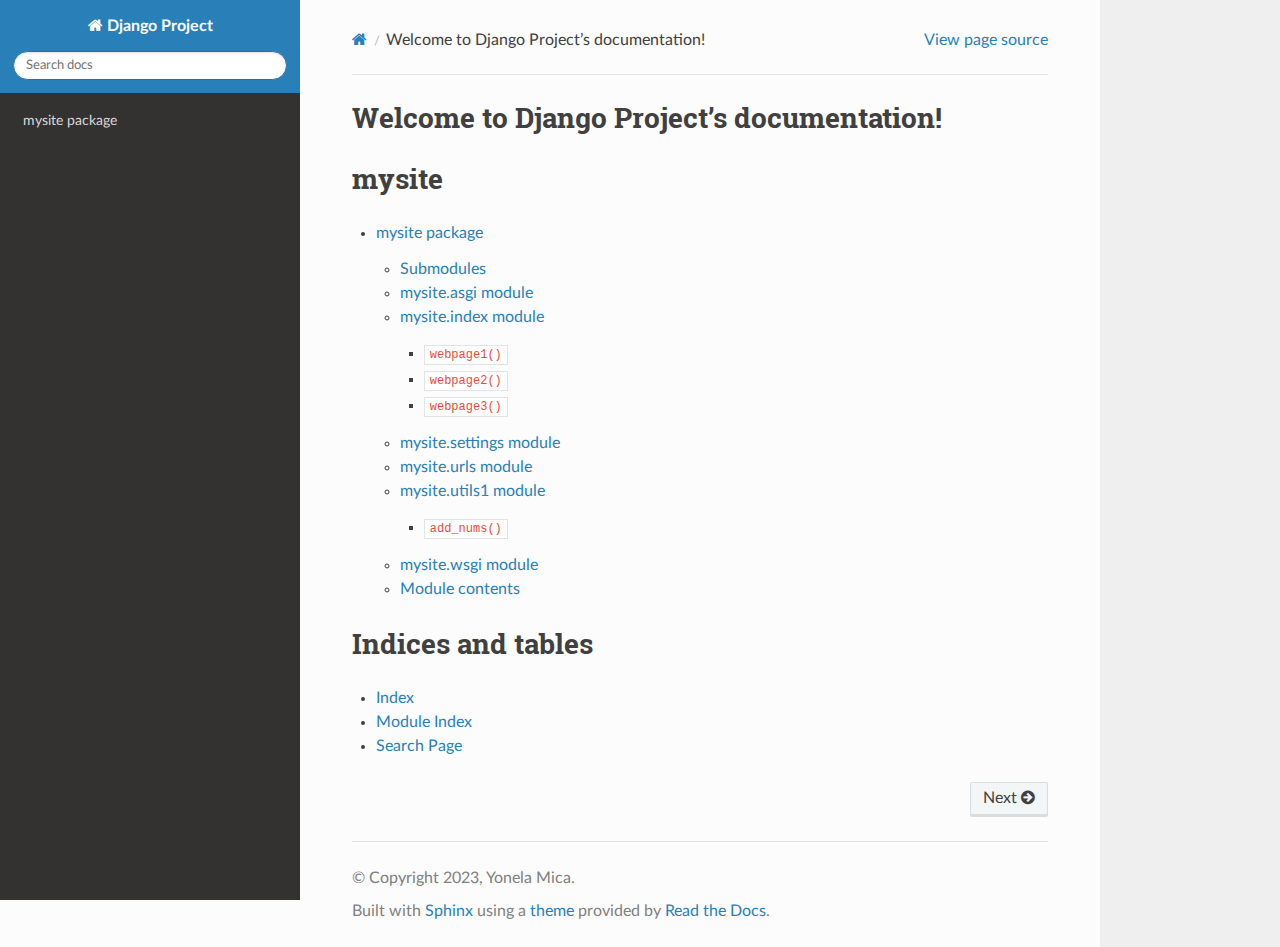
<file: mysite/docs/_build/html/index.html>
<!DOCTYPE html>
<html class="writer-html5" lang="en" >
<head>
  <meta charset="utf-8" /><meta name="generator" content="Docutils 0.18.1: http://docutils.sourceforge.net/" />

  <meta name="viewport" content="width=device-width, initial-scale=1.0" />
  <title>Welcome to Django Project’s documentation! &mdash; Django Project 00.00.02 documentation</title>
      <link rel="stylesheet" href="_static/pygments.css" type="text/css" />
      <link rel="stylesheet" href="_static/css/theme.css" type="text/css" />
  <!--[if lt IE 9]>
    <script src="_static/js/html5shiv.min.js"></script>
  <![endif]-->
  
        <script data-url_root="./" id="documentation_options" src="_static/documentation_options.js"></script>
        <script src="_static/doctools.js"></script>
        <script src="_static/sphinx_highlight.js"></script>
    <script src="_static/js/theme.js"></script>
    <link rel="index" title="Index" href="genindex.html" />
    <link rel="search" title="Search" href="search.html" />
    <link rel="next" title="mysite package" href="mysite.html" /> 
</head>

<body class="wy-body-for-nav"> 
  <div class="wy-grid-for-nav">
    <nav data-toggle="wy-nav-shift" class="wy-nav-side">
      <div class="wy-side-scroll">
        <div class="wy-side-nav-search" >

          
          
          <a href="#" class="icon icon-home">
            Django Project
          </a>
<div role="search">
  <form id="rtd-search-form" class="wy-form" action="search.html" method="get">
    <input type="text" name="q" placeholder="Search docs" aria-label="Search docs" />
    <input type="hidden" name="check_keywords" value="yes" />
    <input type="hidden" name="area" value="default" />
  </form>
</div>
        </div><div class="wy-menu wy-menu-vertical" data-spy="affix" role="navigation" aria-label="Navigation menu">
              <ul>
<li class="toctree-l1"><a class="reference internal" href="mysite.html">mysite package</a></li>
</ul>

        </div>
      </div>
    </nav>

    <section data-toggle="wy-nav-shift" class="wy-nav-content-wrap"><nav class="wy-nav-top" aria-label="Mobile navigation menu" >
          <i data-toggle="wy-nav-top" class="fa fa-bars"></i>
          <a href="#">Django Project</a>
      </nav>

      <div class="wy-nav-content">
        <div class="rst-content">
          <div role="navigation" aria-label="Page navigation">
  <ul class="wy-breadcrumbs">
      <li><a href="#" class="icon icon-home" aria-label="Home"></a></li>
      <li class="breadcrumb-item active">Welcome to Django Project’s documentation!</li>
      <li class="wy-breadcrumbs-aside">
            <a href="_sources/index.rst.txt" rel="nofollow"> View page source</a>
      </li>
  </ul>
  <hr/>
</div>
          <div role="main" class="document" itemscope="itemscope" itemtype="http://schema.org/Article">
           <div itemprop="articleBody">
             
  <section id="welcome-to-django-project-s-documentation">
<h1>Welcome to Django Project’s documentation!<a class="headerlink" href="#welcome-to-django-project-s-documentation" title="Permalink to this heading"></a></h1>
<div class="toctree-wrapper compound">
</div>
</section>
<section id="mysite">
<h1>mysite<a class="headerlink" href="#mysite" title="Permalink to this heading"></a></h1>
<div class="toctree-wrapper compound">
<ul>
<li class="toctree-l1"><a class="reference internal" href="mysite.html">mysite package</a><ul>
<li class="toctree-l2"><a class="reference internal" href="mysite.html#submodules">Submodules</a></li>
<li class="toctree-l2"><a class="reference internal" href="mysite.html#module-mysite.asgi">mysite.asgi module</a></li>
<li class="toctree-l2"><a class="reference internal" href="mysite.html#module-mysite.index">mysite.index module</a><ul>
<li class="toctree-l3"><a class="reference internal" href="mysite.html#mysite.index.webpage1"><code class="docutils literal notranslate"><span class="pre">webpage1()</span></code></a></li>
<li class="toctree-l3"><a class="reference internal" href="mysite.html#mysite.index.webpage2"><code class="docutils literal notranslate"><span class="pre">webpage2()</span></code></a></li>
<li class="toctree-l3"><a class="reference internal" href="mysite.html#mysite.index.webpage3"><code class="docutils literal notranslate"><span class="pre">webpage3()</span></code></a></li>
</ul>
</li>
<li class="toctree-l2"><a class="reference internal" href="mysite.html#module-mysite.settings">mysite.settings module</a></li>
<li class="toctree-l2"><a class="reference internal" href="mysite.html#module-mysite.urls">mysite.urls module</a></li>
<li class="toctree-l2"><a class="reference internal" href="mysite.html#module-mysite.utils1">mysite.utils1 module</a><ul>
<li class="toctree-l3"><a class="reference internal" href="mysite.html#mysite.utils1.add_nums"><code class="docutils literal notranslate"><span class="pre">add_nums()</span></code></a></li>
</ul>
</li>
<li class="toctree-l2"><a class="reference internal" href="mysite.html#module-mysite.wsgi">mysite.wsgi module</a></li>
<li class="toctree-l2"><a class="reference internal" href="mysite.html#module-mysite">Module contents</a></li>
</ul>
</li>
</ul>
</div>
</section>
<section id="indices-and-tables">
<h1>Indices and tables<a class="headerlink" href="#indices-and-tables" title="Permalink to this heading"></a></h1>
<ul class="simple">
<li><p><a class="reference internal" href="genindex.html"><span class="std std-ref">Index</span></a></p></li>
<li><p><a class="reference internal" href="py-modindex.html"><span class="std std-ref">Module Index</span></a></p></li>
<li><p><a class="reference internal" href="search.html"><span class="std std-ref">Search Page</span></a></p></li>
</ul>
</section>


           </div>
          </div>
          <footer><div class="rst-footer-buttons" role="navigation" aria-label="Footer">
        <a href="mysite.html" class="btn btn-neutral float-right" title="mysite package" accesskey="n" rel="next">Next <span class="fa fa-arrow-circle-right" aria-hidden="true"></span></a>
    </div>

  <hr/>

  <div role="contentinfo">
    <p>&#169; Copyright 2023, Yonela Mica.</p>
  </div>

  Built with <a href="https://www.sphinx-doc.org/">Sphinx</a> using a
    <a href="https://github.com/readthedocs/sphinx_rtd_theme">theme</a>
    provided by <a href="https://readthedocs.org">Read the Docs</a>.
   

</footer>
        </div>
      </div>
    </section>
  </div>
  <script>
      jQuery(function () {
          SphinxRtdTheme.Navigation.enable(true);
      });
  </script> 

</body>
</html>
</file>
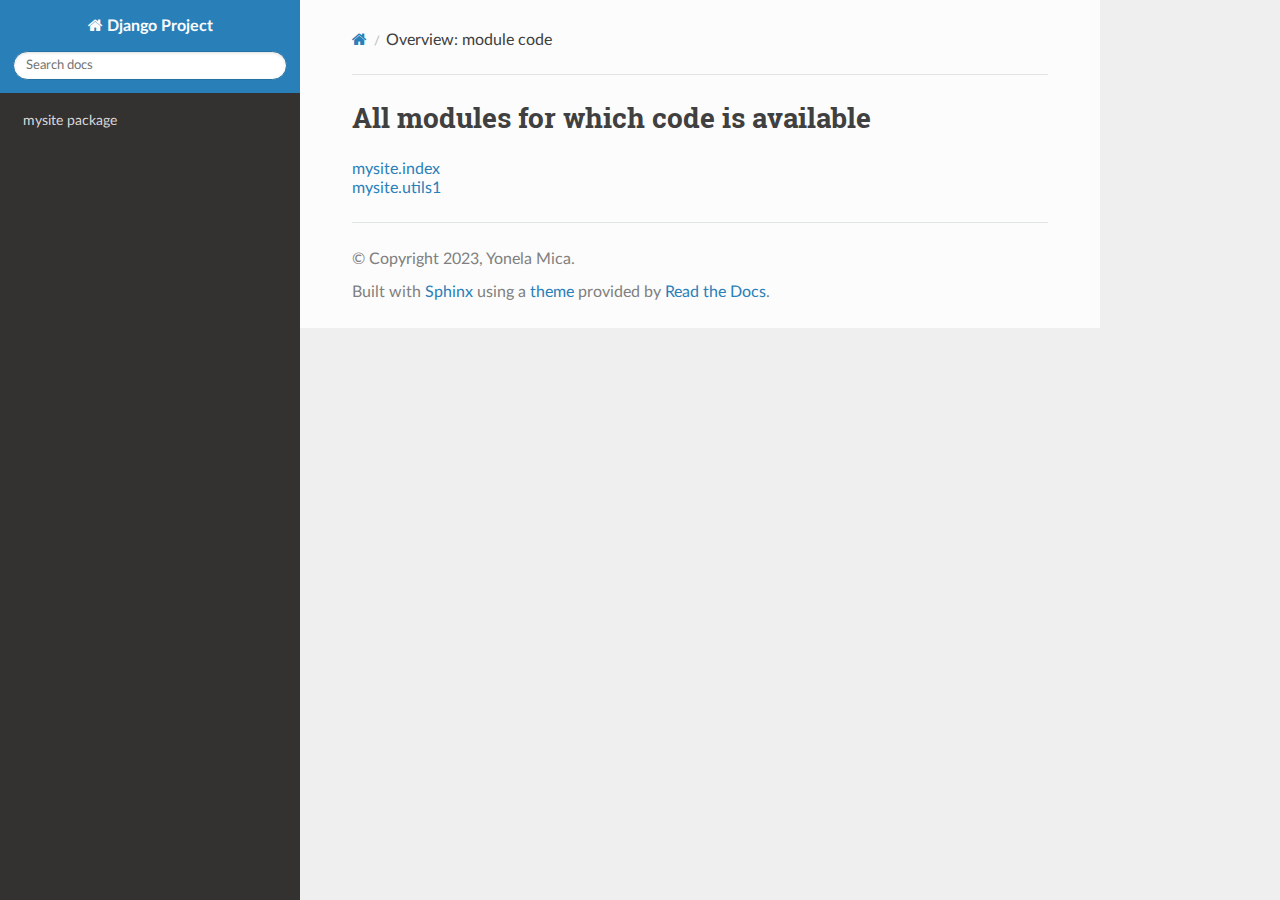
<file: mysite/docs/_build/html/_modules/index.html>
<!DOCTYPE html>
<html class="writer-html5" lang="en" >
<head>
  <meta charset="utf-8" />
  <meta name="viewport" content="width=device-width, initial-scale=1.0" />
  <title>Overview: module code &mdash; Django Project 00.00.02 documentation</title>
      <link rel="stylesheet" href="../_static/pygments.css" type="text/css" />
      <link rel="stylesheet" href="../_static/css/theme.css" type="text/css" />
  <!--[if lt IE 9]>
    <script src="../_static/js/html5shiv.min.js"></script>
  <![endif]-->
  
        <script data-url_root="../" id="documentation_options" src="../_static/documentation_options.js"></script>
        <script src="../_static/doctools.js"></script>
        <script src="../_static/sphinx_highlight.js"></script>
    <script src="../_static/js/theme.js"></script>
    <link rel="index" title="Index" href="../genindex.html" />
    <link rel="search" title="Search" href="../search.html" /> 
</head>

<body class="wy-body-for-nav"> 
  <div class="wy-grid-for-nav">
    <nav data-toggle="wy-nav-shift" class="wy-nav-side">
      <div class="wy-side-scroll">
        <div class="wy-side-nav-search" >

          
          
          <a href="../index.html" class="icon icon-home">
            Django Project
          </a>
<div role="search">
  <form id="rtd-search-form" class="wy-form" action="../search.html" method="get">
    <input type="text" name="q" placeholder="Search docs" aria-label="Search docs" />
    <input type="hidden" name="check_keywords" value="yes" />
    <input type="hidden" name="area" value="default" />
  </form>
</div>
        </div><div class="wy-menu wy-menu-vertical" data-spy="affix" role="navigation" aria-label="Navigation menu">
              <ul>
<li class="toctree-l1"><a class="reference internal" href="../mysite.html">mysite package</a></li>
</ul>

        </div>
      </div>
    </nav>

    <section data-toggle="wy-nav-shift" class="wy-nav-content-wrap"><nav class="wy-nav-top" aria-label="Mobile navigation menu" >
          <i data-toggle="wy-nav-top" class="fa fa-bars"></i>
          <a href="../index.html">Django Project</a>
      </nav>

      <div class="wy-nav-content">
        <div class="rst-content">
          <div role="navigation" aria-label="Page navigation">
  <ul class="wy-breadcrumbs">
      <li><a href="../index.html" class="icon icon-home" aria-label="Home"></a></li>
      <li class="breadcrumb-item active">Overview: module code</li>
      <li class="wy-breadcrumbs-aside">
      </li>
  </ul>
  <hr/>
</div>
          <div role="main" class="document" itemscope="itemscope" itemtype="http://schema.org/Article">
           <div itemprop="articleBody">
             
  <h1>All modules for which code is available</h1>
<ul><li><a href="mysite/index.html">mysite.index</a></li>
<li><a href="mysite/utils1.html">mysite.utils1</a></li>
</ul>

           </div>
          </div>
          <footer>

  <hr/>

  <div role="contentinfo">
    <p>&#169; Copyright 2023, Yonela Mica.</p>
  </div>

  Built with <a href="https://www.sphinx-doc.org/">Sphinx</a> using a
    <a href="https://github.com/readthedocs/sphinx_rtd_theme">theme</a>
    provided by <a href="https://readthedocs.org">Read the Docs</a>.
   

</footer>
        </div>
      </div>
    </section>
  </div>
  <script>
      jQuery(function () {
          SphinxRtdTheme.Navigation.enable(true);
      });
  </script> 

</body>
</html>
</file>
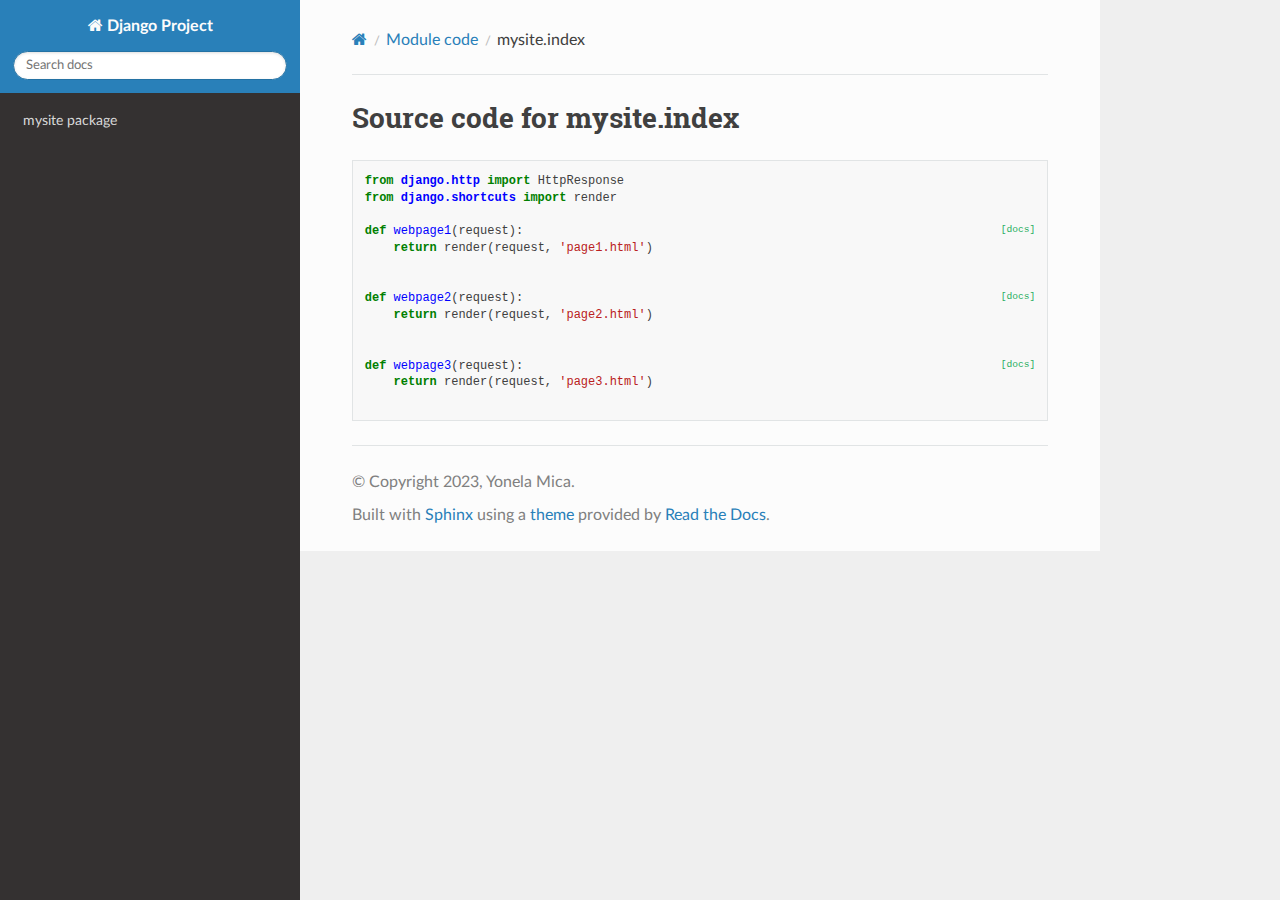
<file: mysite/docs/_build/html/_modules/mysite/index.html>
<!DOCTYPE html>
<html class="writer-html5" lang="en" >
<head>
  <meta charset="utf-8" />
  <meta name="viewport" content="width=device-width, initial-scale=1.0" />
  <title>mysite.index &mdash; Django Project 00.00.02 documentation</title>
      <link rel="stylesheet" href="../../_static/pygments.css" type="text/css" />
      <link rel="stylesheet" href="../../_static/css/theme.css" type="text/css" />
  <!--[if lt IE 9]>
    <script src="../../_static/js/html5shiv.min.js"></script>
  <![endif]-->
  
        <script data-url_root="../../" id="documentation_options" src="../../_static/documentation_options.js"></script>
        <script src="../../_static/doctools.js"></script>
        <script src="../../_static/sphinx_highlight.js"></script>
    <script src="../../_static/js/theme.js"></script>
    <link rel="index" title="Index" href="../../genindex.html" />
    <link rel="search" title="Search" href="../../search.html" /> 
</head>

<body class="wy-body-for-nav"> 
  <div class="wy-grid-for-nav">
    <nav data-toggle="wy-nav-shift" class="wy-nav-side">
      <div class="wy-side-scroll">
        <div class="wy-side-nav-search" >

          
          
          <a href="../../index.html" class="icon icon-home">
            Django Project
          </a>
<div role="search">
  <form id="rtd-search-form" class="wy-form" action="../../search.html" method="get">
    <input type="text" name="q" placeholder="Search docs" aria-label="Search docs" />
    <input type="hidden" name="check_keywords" value="yes" />
    <input type="hidden" name="area" value="default" />
  </form>
</div>
        </div><div class="wy-menu wy-menu-vertical" data-spy="affix" role="navigation" aria-label="Navigation menu">
              <ul>
<li class="toctree-l1"><a class="reference internal" href="../../mysite.html">mysite package</a></li>
</ul>

        </div>
      </div>
    </nav>

    <section data-toggle="wy-nav-shift" class="wy-nav-content-wrap"><nav class="wy-nav-top" aria-label="Mobile navigation menu" >
          <i data-toggle="wy-nav-top" class="fa fa-bars"></i>
          <a href="../../index.html">Django Project</a>
      </nav>

      <div class="wy-nav-content">
        <div class="rst-content">
          <div role="navigation" aria-label="Page navigation">
  <ul class="wy-breadcrumbs">
      <li><a href="../../index.html" class="icon icon-home" aria-label="Home"></a></li>
          <li class="breadcrumb-item"><a href="../index.html">Module code</a></li>
      <li class="breadcrumb-item active">mysite.index</li>
      <li class="wy-breadcrumbs-aside">
      </li>
  </ul>
  <hr/>
</div>
          <div role="main" class="document" itemscope="itemscope" itemtype="http://schema.org/Article">
           <div itemprop="articleBody">
             
  <h1>Source code for mysite.index</h1><div class="highlight"><pre>
<span></span><span class="kn">from</span> <span class="nn">django.http</span> <span class="kn">import</span> <span class="n">HttpResponse</span>
<span class="kn">from</span> <span class="nn">django.shortcuts</span> <span class="kn">import</span> <span class="n">render</span> 

<div class="viewcode-block" id="webpage1"><a class="viewcode-back" href="../../mysite.html#mysite.index.webpage1">[docs]</a><span class="k">def</span> <span class="nf">webpage1</span><span class="p">(</span><span class="n">request</span><span class="p">):</span>
    <span class="k">return</span> <span class="n">render</span><span class="p">(</span><span class="n">request</span><span class="p">,</span> <span class="s1">&#39;page1.html&#39;</span><span class="p">)</span></div>

<div class="viewcode-block" id="webpage2"><a class="viewcode-back" href="../../mysite.html#mysite.index.webpage2">[docs]</a><span class="k">def</span> <span class="nf">webpage2</span><span class="p">(</span><span class="n">request</span><span class="p">):</span>
    <span class="k">return</span> <span class="n">render</span><span class="p">(</span><span class="n">request</span><span class="p">,</span> <span class="s1">&#39;page2.html&#39;</span><span class="p">)</span></div>

<div class="viewcode-block" id="webpage3"><a class="viewcode-back" href="../../mysite.html#mysite.index.webpage3">[docs]</a><span class="k">def</span> <span class="nf">webpage3</span><span class="p">(</span><span class="n">request</span><span class="p">):</span>
    <span class="k">return</span> <span class="n">render</span><span class="p">(</span><span class="n">request</span><span class="p">,</span> <span class="s1">&#39;page3.html&#39;</span><span class="p">)</span></div>
</pre></div>

           </div>
          </div>
          <footer>

  <hr/>

  <div role="contentinfo">
    <p>&#169; Copyright 2023, Yonela Mica.</p>
  </div>

  Built with <a href="https://www.sphinx-doc.org/">Sphinx</a> using a
    <a href="https://github.com/readthedocs/sphinx_rtd_theme">theme</a>
    provided by <a href="https://readthedocs.org">Read the Docs</a>.
   

</footer>
        </div>
      </div>
    </section>
  </div>
  <script>
      jQuery(function () {
          SphinxRtdTheme.Navigation.enable(true);
      });
  </script> 

</body>
</html>
</file>
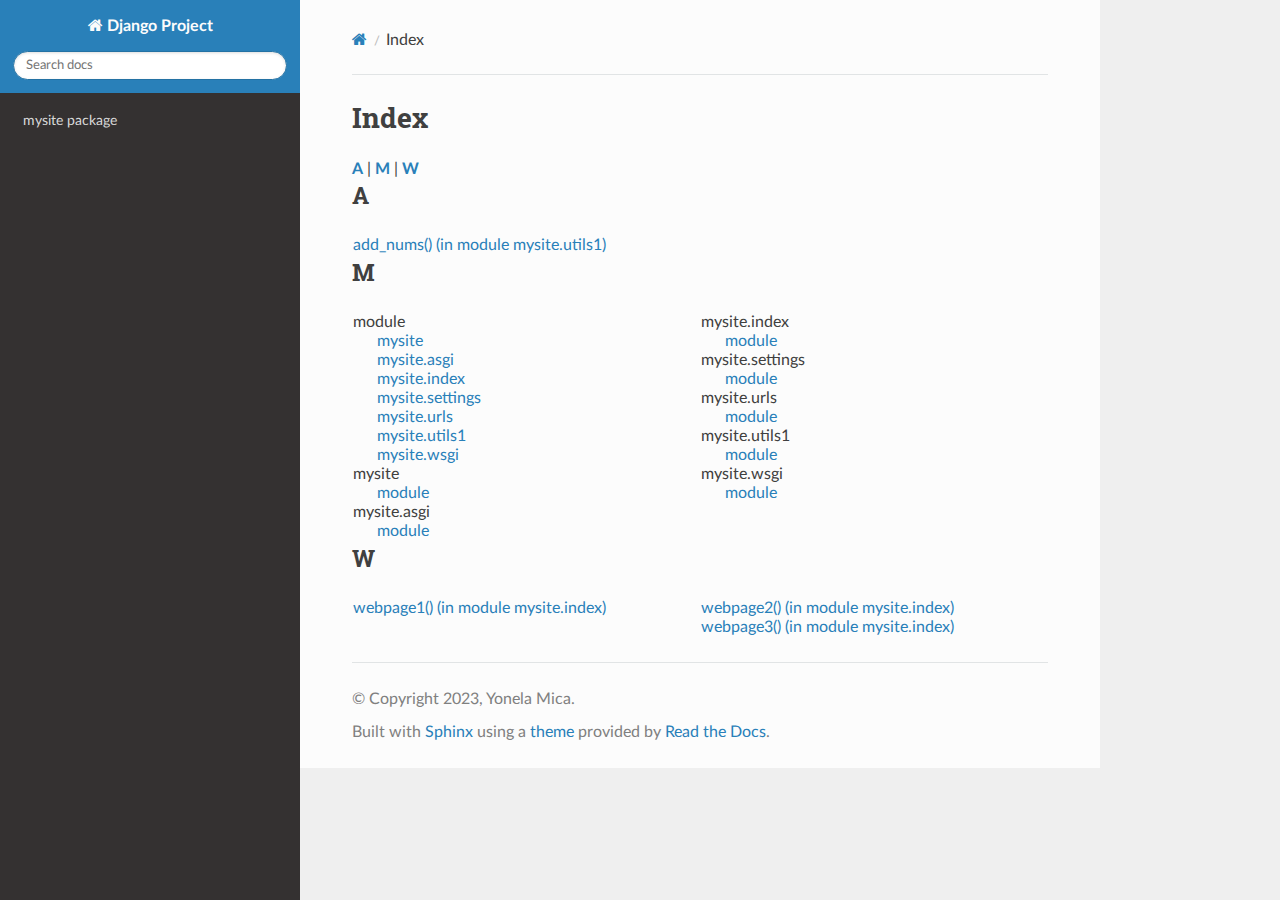
<file: mysite/docs/_build/html/genindex.html>
<!DOCTYPE html>
<html class="writer-html5" lang="en" >
<head>
  <meta charset="utf-8" />
  <meta name="viewport" content="width=device-width, initial-scale=1.0" />
  <title>Index &mdash; Django Project 00.00.02 documentation</title>
      <link rel="stylesheet" href="_static/pygments.css" type="text/css" />
      <link rel="stylesheet" href="_static/css/theme.css" type="text/css" />
  <!--[if lt IE 9]>
    <script src="_static/js/html5shiv.min.js"></script>
  <![endif]-->
  
        <script data-url_root="./" id="documentation_options" src="_static/documentation_options.js"></script>
        <script src="_static/doctools.js"></script>
        <script src="_static/sphinx_highlight.js"></script>
    <script src="_static/js/theme.js"></script>
    <link rel="index" title="Index" href="#" />
    <link rel="search" title="Search" href="search.html" /> 
</head>

<body class="wy-body-for-nav"> 
  <div class="wy-grid-for-nav">
    <nav data-toggle="wy-nav-shift" class="wy-nav-side">
      <div class="wy-side-scroll">
        <div class="wy-side-nav-search" >

          
          
          <a href="index.html" class="icon icon-home">
            Django Project
          </a>
<div role="search">
  <form id="rtd-search-form" class="wy-form" action="search.html" method="get">
    <input type="text" name="q" placeholder="Search docs" aria-label="Search docs" />
    <input type="hidden" name="check_keywords" value="yes" />
    <input type="hidden" name="area" value="default" />
  </form>
</div>
        </div><div class="wy-menu wy-menu-vertical" data-spy="affix" role="navigation" aria-label="Navigation menu">
              <ul>
<li class="toctree-l1"><a class="reference internal" href="mysite.html">mysite package</a></li>
</ul>

        </div>
      </div>
    </nav>

    <section data-toggle="wy-nav-shift" class="wy-nav-content-wrap"><nav class="wy-nav-top" aria-label="Mobile navigation menu" >
          <i data-toggle="wy-nav-top" class="fa fa-bars"></i>
          <a href="index.html">Django Project</a>
      </nav>

      <div class="wy-nav-content">
        <div class="rst-content">
          <div role="navigation" aria-label="Page navigation">
  <ul class="wy-breadcrumbs">
      <li><a href="index.html" class="icon icon-home" aria-label="Home"></a></li>
      <li class="breadcrumb-item active">Index</li>
      <li class="wy-breadcrumbs-aside">
      </li>
  </ul>
  <hr/>
</div>
          <div role="main" class="document" itemscope="itemscope" itemtype="http://schema.org/Article">
           <div itemprop="articleBody">
             

<h1 id="index">Index</h1>

<div class="genindex-jumpbox">
 <a href="#A"><strong>A</strong></a>
 | <a href="#M"><strong>M</strong></a>
 | <a href="#W"><strong>W</strong></a>
 
</div>
<h2 id="A">A</h2>
<table style="width: 100%" class="indextable genindextable"><tr>
  <td style="width: 33%; vertical-align: top;"><ul>
      <li><a href="mysite.html#mysite.utils1.add_nums">add_nums() (in module mysite.utils1)</a>
</li>
  </ul></td>
</tr></table>

<h2 id="M">M</h2>
<table style="width: 100%" class="indextable genindextable"><tr>
  <td style="width: 33%; vertical-align: top;"><ul>
      <li>
    module

      <ul>
        <li><a href="mysite.html#module-mysite">mysite</a>
</li>
        <li><a href="mysite.html#module-mysite.asgi">mysite.asgi</a>
</li>
        <li><a href="mysite.html#module-mysite.index">mysite.index</a>
</li>
        <li><a href="mysite.html#module-mysite.settings">mysite.settings</a>
</li>
        <li><a href="mysite.html#module-mysite.urls">mysite.urls</a>
</li>
        <li><a href="mysite.html#module-mysite.utils1">mysite.utils1</a>
</li>
        <li><a href="mysite.html#module-mysite.wsgi">mysite.wsgi</a>
</li>
      </ul></li>
      <li>
    mysite

      <ul>
        <li><a href="mysite.html#module-mysite">module</a>
</li>
      </ul></li>
      <li>
    mysite.asgi

      <ul>
        <li><a href="mysite.html#module-mysite.asgi">module</a>
</li>
      </ul></li>
  </ul></td>
  <td style="width: 33%; vertical-align: top;"><ul>
      <li>
    mysite.index

      <ul>
        <li><a href="mysite.html#module-mysite.index">module</a>
</li>
      </ul></li>
      <li>
    mysite.settings

      <ul>
        <li><a href="mysite.html#module-mysite.settings">module</a>
</li>
      </ul></li>
      <li>
    mysite.urls

      <ul>
        <li><a href="mysite.html#module-mysite.urls">module</a>
</li>
      </ul></li>
      <li>
    mysite.utils1

      <ul>
        <li><a href="mysite.html#module-mysite.utils1">module</a>
</li>
      </ul></li>
      <li>
    mysite.wsgi

      <ul>
        <li><a href="mysite.html#module-mysite.wsgi">module</a>
</li>
      </ul></li>
  </ul></td>
</tr></table>

<h2 id="W">W</h2>
<table style="width: 100%" class="indextable genindextable"><tr>
  <td style="width: 33%; vertical-align: top;"><ul>
      <li><a href="mysite.html#mysite.index.webpage1">webpage1() (in module mysite.index)</a>
</li>
  </ul></td>
  <td style="width: 33%; vertical-align: top;"><ul>
      <li><a href="mysite.html#mysite.index.webpage2">webpage2() (in module mysite.index)</a>
</li>
      <li><a href="mysite.html#mysite.index.webpage3">webpage3() (in module mysite.index)</a>
</li>
  </ul></td>
</tr></table>



           </div>
          </div>
          <footer>

  <hr/>

  <div role="contentinfo">
    <p>&#169; Copyright 2023, Yonela Mica.</p>
  </div>

  Built with <a href="https://www.sphinx-doc.org/">Sphinx</a> using a
    <a href="https://github.com/readthedocs/sphinx_rtd_theme">theme</a>
    provided by <a href="https://readthedocs.org">Read the Docs</a>.
   

</footer>
        </div>
      </div>
    </section>
  </div>
  <script>
      jQuery(function () {
          SphinxRtdTheme.Navigation.enable(true);
      });
  </script> 

</body>
</html>
</file>
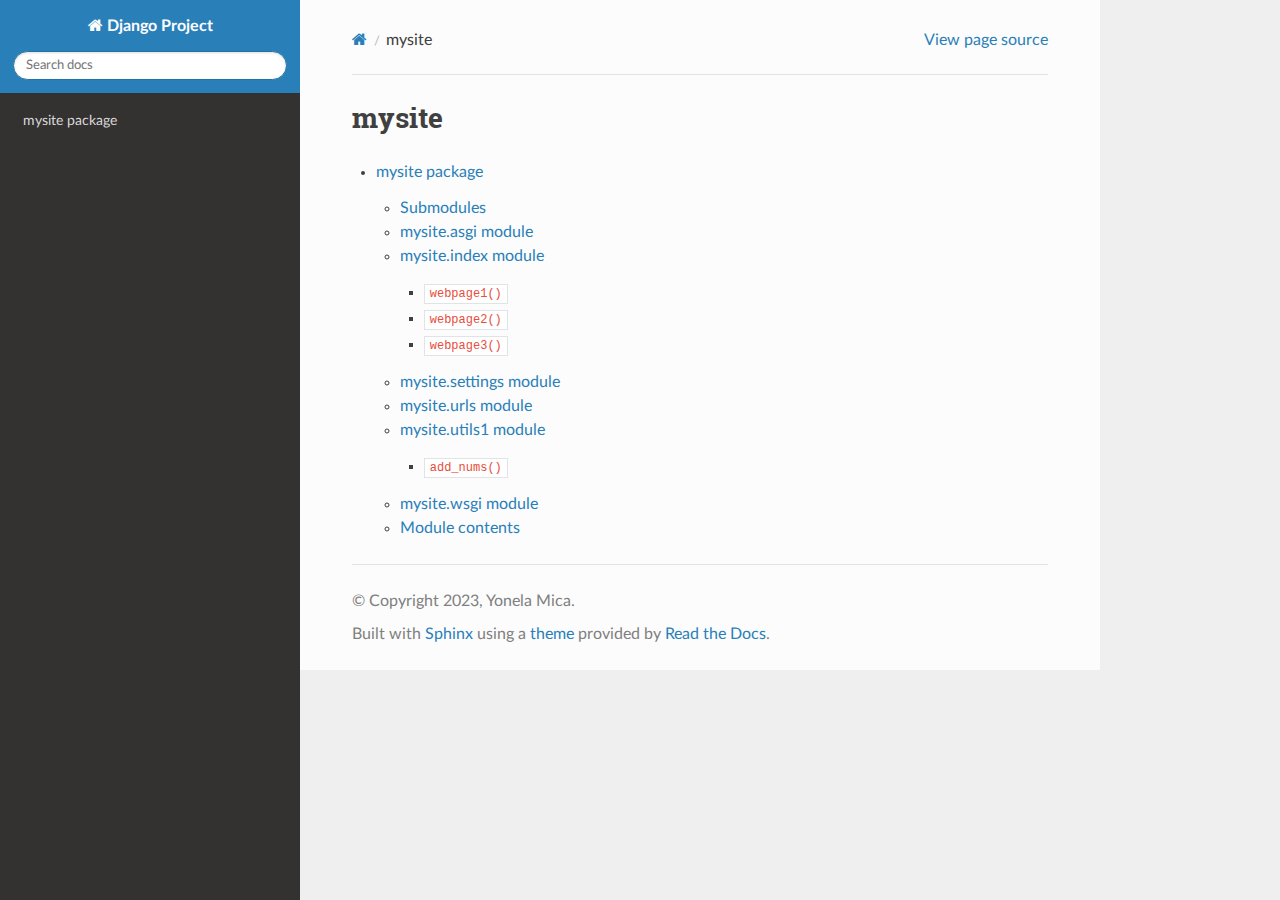
<file: mysite/docs/_build/html/modules.html>
<!DOCTYPE html>
<html class="writer-html5" lang="en" >
<head>
  <meta charset="utf-8" /><meta name="generator" content="Docutils 0.18.1: http://docutils.sourceforge.net/" />

  <meta name="viewport" content="width=device-width, initial-scale=1.0" />
  <title>mysite &mdash; Django Project 00.00.02 documentation</title>
      <link rel="stylesheet" href="_static/pygments.css" type="text/css" />
      <link rel="stylesheet" href="_static/css/theme.css" type="text/css" />
  <!--[if lt IE 9]>
    <script src="_static/js/html5shiv.min.js"></script>
  <![endif]-->
  
        <script data-url_root="./" id="documentation_options" src="_static/documentation_options.js"></script>
        <script src="_static/doctools.js"></script>
        <script src="_static/sphinx_highlight.js"></script>
    <script src="_static/js/theme.js"></script>
    <link rel="index" title="Index" href="genindex.html" />
    <link rel="search" title="Search" href="search.html" /> 
</head>

<body class="wy-body-for-nav"> 
  <div class="wy-grid-for-nav">
    <nav data-toggle="wy-nav-shift" class="wy-nav-side">
      <div class="wy-side-scroll">
        <div class="wy-side-nav-search" >

          
          
          <a href="index.html" class="icon icon-home">
            Django Project
          </a>
<div role="search">
  <form id="rtd-search-form" class="wy-form" action="search.html" method="get">
    <input type="text" name="q" placeholder="Search docs" aria-label="Search docs" />
    <input type="hidden" name="check_keywords" value="yes" />
    <input type="hidden" name="area" value="default" />
  </form>
</div>
        </div><div class="wy-menu wy-menu-vertical" data-spy="affix" role="navigation" aria-label="Navigation menu">
              <ul>
<li class="toctree-l1"><a class="reference internal" href="mysite.html">mysite package</a></li>
</ul>

        </div>
      </div>
    </nav>

    <section data-toggle="wy-nav-shift" class="wy-nav-content-wrap"><nav class="wy-nav-top" aria-label="Mobile navigation menu" >
          <i data-toggle="wy-nav-top" class="fa fa-bars"></i>
          <a href="index.html">Django Project</a>
      </nav>

      <div class="wy-nav-content">
        <div class="rst-content">
          <div role="navigation" aria-label="Page navigation">
  <ul class="wy-breadcrumbs">
      <li><a href="index.html" class="icon icon-home" aria-label="Home"></a></li>
      <li class="breadcrumb-item active">mysite</li>
      <li class="wy-breadcrumbs-aside">
            <a href="_sources/modules.rst.txt" rel="nofollow"> View page source</a>
      </li>
  </ul>
  <hr/>
</div>
          <div role="main" class="document" itemscope="itemscope" itemtype="http://schema.org/Article">
           <div itemprop="articleBody">
             
  <section id="mysite">
<h1>mysite<a class="headerlink" href="#mysite" title="Permalink to this heading"></a></h1>
<div class="toctree-wrapper compound">
<ul>
<li class="toctree-l1"><a class="reference internal" href="mysite.html">mysite package</a><ul>
<li class="toctree-l2"><a class="reference internal" href="mysite.html#submodules">Submodules</a></li>
<li class="toctree-l2"><a class="reference internal" href="mysite.html#module-mysite.asgi">mysite.asgi module</a></li>
<li class="toctree-l2"><a class="reference internal" href="mysite.html#module-mysite.index">mysite.index module</a><ul>
<li class="toctree-l3"><a class="reference internal" href="mysite.html#mysite.index.webpage1"><code class="docutils literal notranslate"><span class="pre">webpage1()</span></code></a></li>
<li class="toctree-l3"><a class="reference internal" href="mysite.html#mysite.index.webpage2"><code class="docutils literal notranslate"><span class="pre">webpage2()</span></code></a></li>
<li class="toctree-l3"><a class="reference internal" href="mysite.html#mysite.index.webpage3"><code class="docutils literal notranslate"><span class="pre">webpage3()</span></code></a></li>
</ul>
</li>
<li class="toctree-l2"><a class="reference internal" href="mysite.html#module-mysite.settings">mysite.settings module</a></li>
<li class="toctree-l2"><a class="reference internal" href="mysite.html#module-mysite.urls">mysite.urls module</a></li>
<li class="toctree-l2"><a class="reference internal" href="mysite.html#module-mysite.utils1">mysite.utils1 module</a><ul>
<li class="toctree-l3"><a class="reference internal" href="mysite.html#mysite.utils1.add_nums"><code class="docutils literal notranslate"><span class="pre">add_nums()</span></code></a></li>
</ul>
</li>
<li class="toctree-l2"><a class="reference internal" href="mysite.html#module-mysite.wsgi">mysite.wsgi module</a></li>
<li class="toctree-l2"><a class="reference internal" href="mysite.html#module-mysite">Module contents</a></li>
</ul>
</li>
</ul>
</div>
</section>


           </div>
          </div>
          <footer>

  <hr/>

  <div role="contentinfo">
    <p>&#169; Copyright 2023, Yonela Mica.</p>
  </div>

  Built with <a href="https://www.sphinx-doc.org/">Sphinx</a> using a
    <a href="https://github.com/readthedocs/sphinx_rtd_theme">theme</a>
    provided by <a href="https://readthedocs.org">Read the Docs</a>.
   

</footer>
        </div>
      </div>
    </section>
  </div>
  <script>
      jQuery(function () {
          SphinxRtdTheme.Navigation.enable(true);
      });
  </script> 

</body>
</html>
</file>
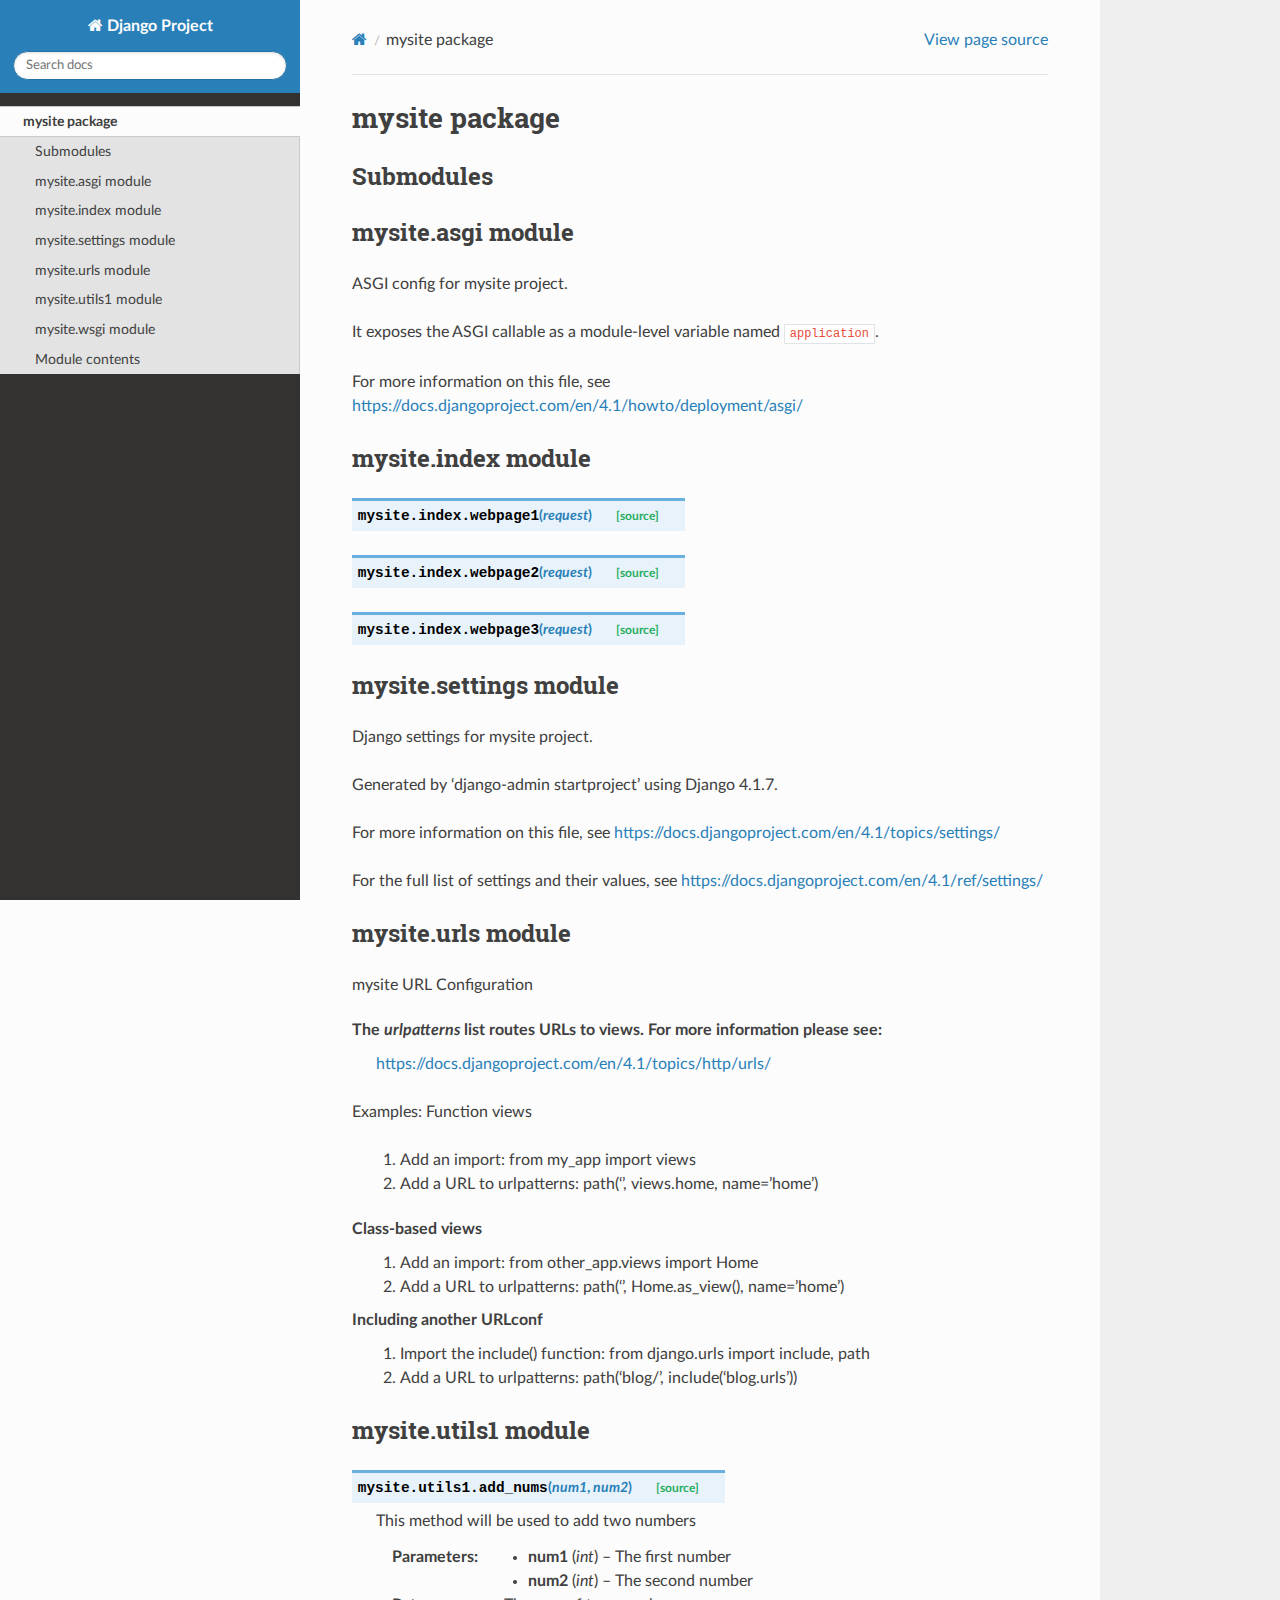
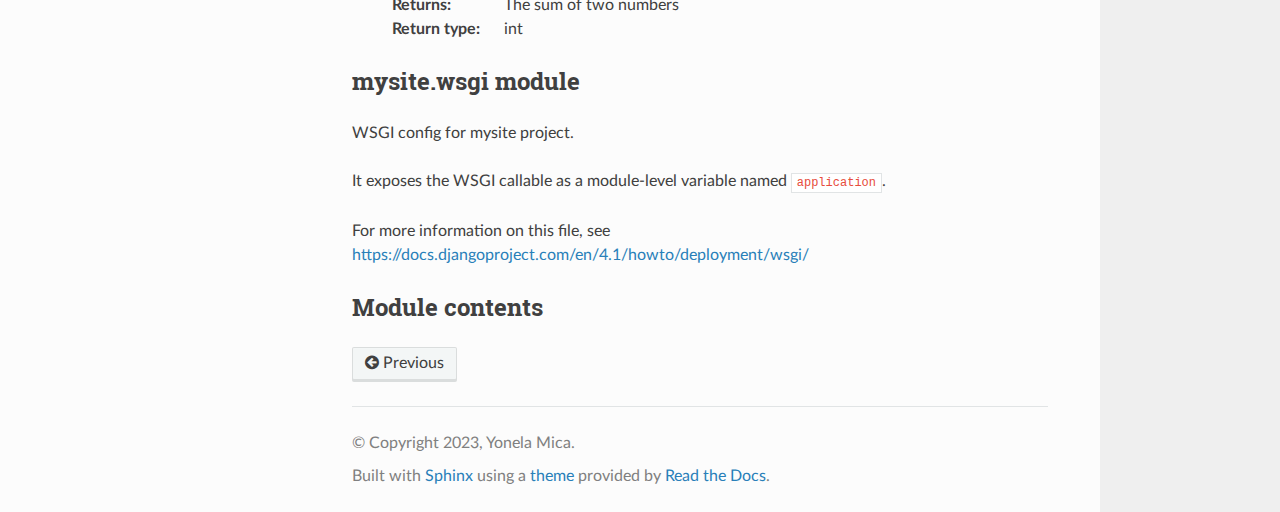
<file: mysite/docs/_build/html/mysite.html>
<!DOCTYPE html>
<html class="writer-html5" lang="en" >
<head>
  <meta charset="utf-8" /><meta name="generator" content="Docutils 0.18.1: http://docutils.sourceforge.net/" />

  <meta name="viewport" content="width=device-width, initial-scale=1.0" />
  <title>mysite package &mdash; Django Project 00.00.02 documentation</title>
      <link rel="stylesheet" href="_static/pygments.css" type="text/css" />
      <link rel="stylesheet" href="_static/css/theme.css" type="text/css" />
  <!--[if lt IE 9]>
    <script src="_static/js/html5shiv.min.js"></script>
  <![endif]-->
  
        <script data-url_root="./" id="documentation_options" src="_static/documentation_options.js"></script>
        <script src="_static/doctools.js"></script>
        <script src="_static/sphinx_highlight.js"></script>
    <script src="_static/js/theme.js"></script>
    <link rel="index" title="Index" href="genindex.html" />
    <link rel="search" title="Search" href="search.html" />
    <link rel="prev" title="Welcome to Django Project’s documentation!" href="index.html" /> 
</head>

<body class="wy-body-for-nav"> 
  <div class="wy-grid-for-nav">
    <nav data-toggle="wy-nav-shift" class="wy-nav-side">
      <div class="wy-side-scroll">
        <div class="wy-side-nav-search" >

          
          
          <a href="index.html" class="icon icon-home">
            Django Project
          </a>
<div role="search">
  <form id="rtd-search-form" class="wy-form" action="search.html" method="get">
    <input type="text" name="q" placeholder="Search docs" aria-label="Search docs" />
    <input type="hidden" name="check_keywords" value="yes" />
    <input type="hidden" name="area" value="default" />
  </form>
</div>
        </div><div class="wy-menu wy-menu-vertical" data-spy="affix" role="navigation" aria-label="Navigation menu">
              <ul class="current">
<li class="toctree-l1 current"><a class="current reference internal" href="#">mysite package</a><ul>
<li class="toctree-l2"><a class="reference internal" href="#submodules">Submodules</a></li>
<li class="toctree-l2"><a class="reference internal" href="#module-mysite.asgi">mysite.asgi module</a></li>
<li class="toctree-l2"><a class="reference internal" href="#module-mysite.index">mysite.index module</a><ul>
<li class="toctree-l3"><a class="reference internal" href="#mysite.index.webpage1"><code class="docutils literal notranslate"><span class="pre">webpage1()</span></code></a></li>
<li class="toctree-l3"><a class="reference internal" href="#mysite.index.webpage2"><code class="docutils literal notranslate"><span class="pre">webpage2()</span></code></a></li>
<li class="toctree-l3"><a class="reference internal" href="#mysite.index.webpage3"><code class="docutils literal notranslate"><span class="pre">webpage3()</span></code></a></li>
</ul>
</li>
<li class="toctree-l2"><a class="reference internal" href="#module-mysite.settings">mysite.settings module</a></li>
<li class="toctree-l2"><a class="reference internal" href="#module-mysite.urls">mysite.urls module</a></li>
<li class="toctree-l2"><a class="reference internal" href="#module-mysite.utils1">mysite.utils1 module</a><ul>
<li class="toctree-l3"><a class="reference internal" href="#mysite.utils1.add_nums"><code class="docutils literal notranslate"><span class="pre">add_nums()</span></code></a></li>
</ul>
</li>
<li class="toctree-l2"><a class="reference internal" href="#module-mysite.wsgi">mysite.wsgi module</a></li>
<li class="toctree-l2"><a class="reference internal" href="#module-mysite">Module contents</a></li>
</ul>
</li>
</ul>

        </div>
      </div>
    </nav>

    <section data-toggle="wy-nav-shift" class="wy-nav-content-wrap"><nav class="wy-nav-top" aria-label="Mobile navigation menu" >
          <i data-toggle="wy-nav-top" class="fa fa-bars"></i>
          <a href="index.html">Django Project</a>
      </nav>

      <div class="wy-nav-content">
        <div class="rst-content">
          <div role="navigation" aria-label="Page navigation">
  <ul class="wy-breadcrumbs">
      <li><a href="index.html" class="icon icon-home" aria-label="Home"></a></li>
      <li class="breadcrumb-item active">mysite package</li>
      <li class="wy-breadcrumbs-aside">
            <a href="_sources/mysite.rst.txt" rel="nofollow"> View page source</a>
      </li>
  </ul>
  <hr/>
</div>
          <div role="main" class="document" itemscope="itemscope" itemtype="http://schema.org/Article">
           <div itemprop="articleBody">
             
  <section id="mysite-package">
<h1>mysite package<a class="headerlink" href="#mysite-package" title="Permalink to this heading"></a></h1>
<section id="submodules">
<h2>Submodules<a class="headerlink" href="#submodules" title="Permalink to this heading"></a></h2>
</section>
<section id="module-mysite.asgi">
<span id="mysite-asgi-module"></span><h2>mysite.asgi module<a class="headerlink" href="#module-mysite.asgi" title="Permalink to this heading"></a></h2>
<p>ASGI config for mysite project.</p>
<p>It exposes the ASGI callable as a module-level variable named <code class="docutils literal notranslate"><span class="pre">application</span></code>.</p>
<p>For more information on this file, see
<a class="reference external" href="https://docs.djangoproject.com/en/4.1/howto/deployment/asgi/">https://docs.djangoproject.com/en/4.1/howto/deployment/asgi/</a></p>
</section>
<section id="module-mysite.index">
<span id="mysite-index-module"></span><h2>mysite.index module<a class="headerlink" href="#module-mysite.index" title="Permalink to this heading"></a></h2>
<dl class="py function">
<dt class="sig sig-object py" id="mysite.index.webpage1">
<span class="sig-prename descclassname"><span class="pre">mysite.index.</span></span><span class="sig-name descname"><span class="pre">webpage1</span></span><span class="sig-paren">(</span><em class="sig-param"><span class="n"><span class="pre">request</span></span></em><span class="sig-paren">)</span><a class="reference internal" href="_modules/mysite/index.html#webpage1"><span class="viewcode-link"><span class="pre">[source]</span></span></a><a class="headerlink" href="#mysite.index.webpage1" title="Permalink to this definition"></a></dt>
<dd></dd></dl>

<dl class="py function">
<dt class="sig sig-object py" id="mysite.index.webpage2">
<span class="sig-prename descclassname"><span class="pre">mysite.index.</span></span><span class="sig-name descname"><span class="pre">webpage2</span></span><span class="sig-paren">(</span><em class="sig-param"><span class="n"><span class="pre">request</span></span></em><span class="sig-paren">)</span><a class="reference internal" href="_modules/mysite/index.html#webpage2"><span class="viewcode-link"><span class="pre">[source]</span></span></a><a class="headerlink" href="#mysite.index.webpage2" title="Permalink to this definition"></a></dt>
<dd></dd></dl>

<dl class="py function">
<dt class="sig sig-object py" id="mysite.index.webpage3">
<span class="sig-prename descclassname"><span class="pre">mysite.index.</span></span><span class="sig-name descname"><span class="pre">webpage3</span></span><span class="sig-paren">(</span><em class="sig-param"><span class="n"><span class="pre">request</span></span></em><span class="sig-paren">)</span><a class="reference internal" href="_modules/mysite/index.html#webpage3"><span class="viewcode-link"><span class="pre">[source]</span></span></a><a class="headerlink" href="#mysite.index.webpage3" title="Permalink to this definition"></a></dt>
<dd></dd></dl>

</section>
<section id="module-mysite.settings">
<span id="mysite-settings-module"></span><h2>mysite.settings module<a class="headerlink" href="#module-mysite.settings" title="Permalink to this heading"></a></h2>
<p>Django settings for mysite project.</p>
<p>Generated by ‘django-admin startproject’ using Django 4.1.7.</p>
<p>For more information on this file, see
<a class="reference external" href="https://docs.djangoproject.com/en/4.1/topics/settings/">https://docs.djangoproject.com/en/4.1/topics/settings/</a></p>
<p>For the full list of settings and their values, see
<a class="reference external" href="https://docs.djangoproject.com/en/4.1/ref/settings/">https://docs.djangoproject.com/en/4.1/ref/settings/</a></p>
</section>
<section id="module-mysite.urls">
<span id="mysite-urls-module"></span><h2>mysite.urls module<a class="headerlink" href="#module-mysite.urls" title="Permalink to this heading"></a></h2>
<p>mysite URL Configuration</p>
<dl class="simple">
<dt>The <cite>urlpatterns</cite> list routes URLs to views. For more information please see:</dt><dd><p><a class="reference external" href="https://docs.djangoproject.com/en/4.1/topics/http/urls/">https://docs.djangoproject.com/en/4.1/topics/http/urls/</a></p>
</dd>
</dl>
<p>Examples:
Function views</p>
<blockquote>
<div><ol class="arabic simple">
<li><p>Add an import:  from my_app import views</p></li>
<li><p>Add a URL to urlpatterns:  path(‘’, views.home, name=’home’)</p></li>
</ol>
</div></blockquote>
<dl class="simple">
<dt>Class-based views</dt><dd><ol class="arabic simple">
<li><p>Add an import:  from other_app.views import Home</p></li>
<li><p>Add a URL to urlpatterns:  path(‘’, Home.as_view(), name=’home’)</p></li>
</ol>
</dd>
<dt>Including another URLconf</dt><dd><ol class="arabic simple">
<li><p>Import the include() function: from django.urls import include, path</p></li>
<li><p>Add a URL to urlpatterns:  path(‘blog/’, include(‘blog.urls’))</p></li>
</ol>
</dd>
</dl>
</section>
<section id="module-mysite.utils1">
<span id="mysite-utils1-module"></span><h2>mysite.utils1 module<a class="headerlink" href="#module-mysite.utils1" title="Permalink to this heading"></a></h2>
<dl class="py function">
<dt class="sig sig-object py" id="mysite.utils1.add_nums">
<span class="sig-prename descclassname"><span class="pre">mysite.utils1.</span></span><span class="sig-name descname"><span class="pre">add_nums</span></span><span class="sig-paren">(</span><em class="sig-param"><span class="n"><span class="pre">num1</span></span></em>, <em class="sig-param"><span class="n"><span class="pre">num2</span></span></em><span class="sig-paren">)</span><a class="reference internal" href="_modules/mysite/utils1.html#add_nums"><span class="viewcode-link"><span class="pre">[source]</span></span></a><a class="headerlink" href="#mysite.utils1.add_nums" title="Permalink to this definition"></a></dt>
<dd><p>This method will be used to add two numbers</p>
<dl class="field-list simple">
<dt class="field-odd">Parameters<span class="colon">:</span></dt>
<dd class="field-odd"><ul class="simple">
<li><p><strong>num1</strong> (<em>int</em>) – The first number</p></li>
<li><p><strong>num2</strong> (<em>int</em>) – The second number</p></li>
</ul>
</dd>
<dt class="field-even">Returns<span class="colon">:</span></dt>
<dd class="field-even"><p>The sum of two numbers</p>
</dd>
<dt class="field-odd">Return type<span class="colon">:</span></dt>
<dd class="field-odd"><p>int</p>
</dd>
</dl>
</dd></dl>

</section>
<section id="module-mysite.wsgi">
<span id="mysite-wsgi-module"></span><h2>mysite.wsgi module<a class="headerlink" href="#module-mysite.wsgi" title="Permalink to this heading"></a></h2>
<p>WSGI config for mysite project.</p>
<p>It exposes the WSGI callable as a module-level variable named <code class="docutils literal notranslate"><span class="pre">application</span></code>.</p>
<p>For more information on this file, see
<a class="reference external" href="https://docs.djangoproject.com/en/4.1/howto/deployment/wsgi/">https://docs.djangoproject.com/en/4.1/howto/deployment/wsgi/</a></p>
</section>
<section id="module-mysite">
<span id="module-contents"></span><h2>Module contents<a class="headerlink" href="#module-mysite" title="Permalink to this heading"></a></h2>
</section>
</section>


           </div>
          </div>
          <footer><div class="rst-footer-buttons" role="navigation" aria-label="Footer">
        <a href="index.html" class="btn btn-neutral float-left" title="Welcome to Django Project’s documentation!" accesskey="p" rel="prev"><span class="fa fa-arrow-circle-left" aria-hidden="true"></span> Previous</a>
    </div>

  <hr/>

  <div role="contentinfo">
    <p>&#169; Copyright 2023, Yonela Mica.</p>
  </div>

  Built with <a href="https://www.sphinx-doc.org/">Sphinx</a> using a
    <a href="https://github.com/readthedocs/sphinx_rtd_theme">theme</a>
    provided by <a href="https://readthedocs.org">Read the Docs</a>.
   

</footer>
        </div>
      </div>
    </section>
  </div>
  <script>
      jQuery(function () {
          SphinxRtdTheme.Navigation.enable(true);
      });
  </script> 

</body>
</html>
</file>
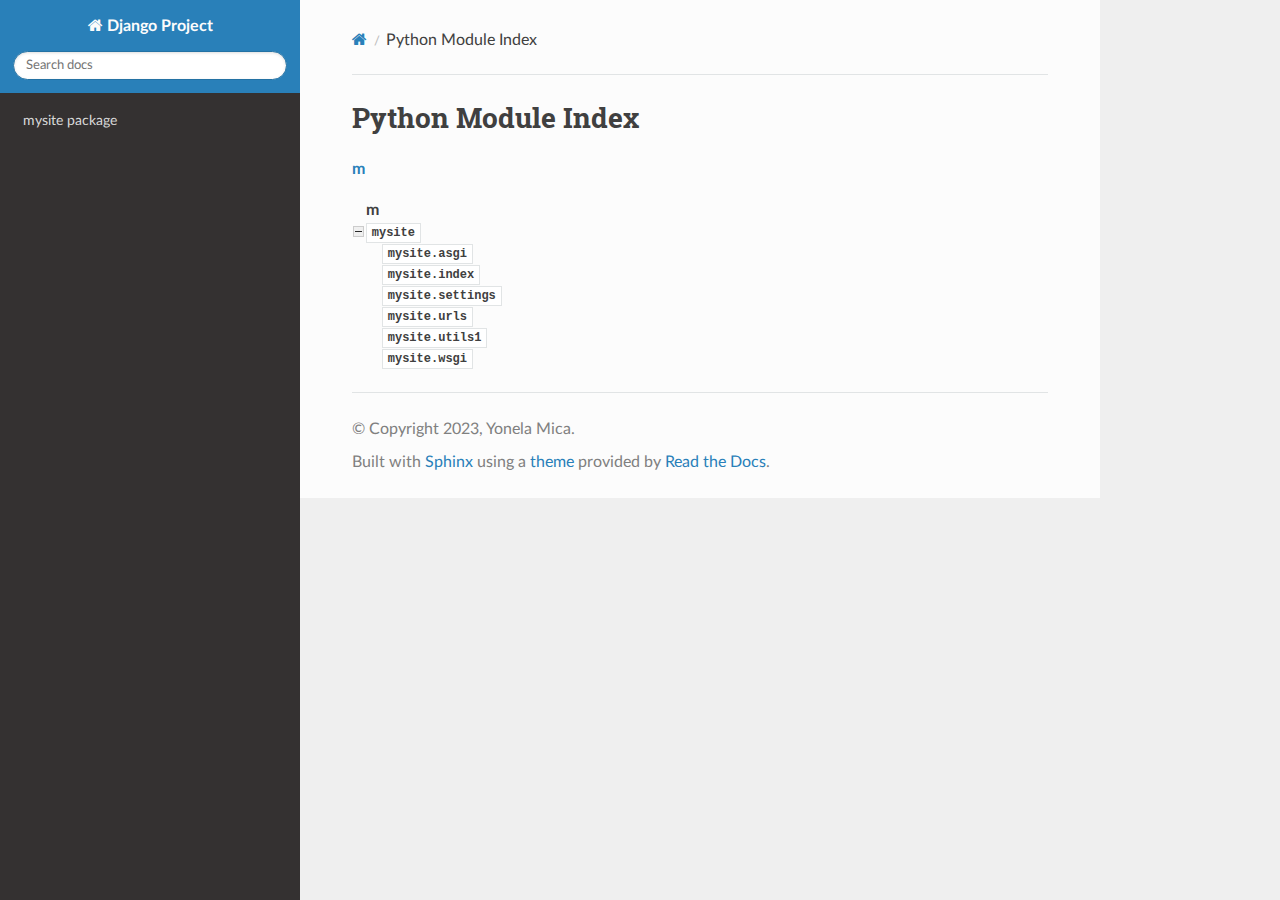
<file: mysite/docs/_build/html/py-modindex.html>
<!DOCTYPE html>
<html class="writer-html5" lang="en" >
<head>
  <meta charset="utf-8" />
  <meta name="viewport" content="width=device-width, initial-scale=1.0" />
  <title>Python Module Index &mdash; Django Project 00.00.02 documentation</title>
      <link rel="stylesheet" href="_static/pygments.css" type="text/css" />
      <link rel="stylesheet" href="_static/css/theme.css" type="text/css" />
  <!--[if lt IE 9]>
    <script src="_static/js/html5shiv.min.js"></script>
  <![endif]-->
  
        <script data-url_root="./" id="documentation_options" src="_static/documentation_options.js"></script>
        <script src="_static/doctools.js"></script>
        <script src="_static/sphinx_highlight.js"></script>
    <script src="_static/js/theme.js"></script>
    <link rel="index" title="Index" href="genindex.html" />
    <link rel="search" title="Search" href="search.html" />
 


</head>

<body class="wy-body-for-nav"> 
  <div class="wy-grid-for-nav">
    <nav data-toggle="wy-nav-shift" class="wy-nav-side">
      <div class="wy-side-scroll">
        <div class="wy-side-nav-search" >

          
          
          <a href="index.html" class="icon icon-home">
            Django Project
          </a>
<div role="search">
  <form id="rtd-search-form" class="wy-form" action="search.html" method="get">
    <input type="text" name="q" placeholder="Search docs" aria-label="Search docs" />
    <input type="hidden" name="check_keywords" value="yes" />
    <input type="hidden" name="area" value="default" />
  </form>
</div>
        </div><div class="wy-menu wy-menu-vertical" data-spy="affix" role="navigation" aria-label="Navigation menu">
              <ul>
<li class="toctree-l1"><a class="reference internal" href="mysite.html">mysite package</a></li>
</ul>

        </div>
      </div>
    </nav>

    <section data-toggle="wy-nav-shift" class="wy-nav-content-wrap"><nav class="wy-nav-top" aria-label="Mobile navigation menu" >
          <i data-toggle="wy-nav-top" class="fa fa-bars"></i>
          <a href="index.html">Django Project</a>
      </nav>

      <div class="wy-nav-content">
        <div class="rst-content">
          <div role="navigation" aria-label="Page navigation">
  <ul class="wy-breadcrumbs">
      <li><a href="index.html" class="icon icon-home" aria-label="Home"></a></li>
      <li class="breadcrumb-item active">Python Module Index</li>
      <li class="wy-breadcrumbs-aside">
      </li>
  </ul>
  <hr/>
</div>
          <div role="main" class="document" itemscope="itemscope" itemtype="http://schema.org/Article">
           <div itemprop="articleBody">
             

   <h1>Python Module Index</h1>

   <div class="modindex-jumpbox">
   <a href="#cap-m"><strong>m</strong></a>
   </div>

   <table class="indextable modindextable">
     <tr class="pcap"><td></td><td>&#160;</td><td></td></tr>
     <tr class="cap" id="cap-m"><td></td><td>
       <strong>m</strong></td><td></td></tr>
     <tr>
       <td><img src="_static/minus.png" class="toggler"
              id="toggle-1" style="display: none" alt="-" /></td>
       <td>
       <a href="mysite.html#module-mysite"><code class="xref">mysite</code></a></td><td>
       <em></em></td></tr>
     <tr class="cg-1">
       <td></td>
       <td>&#160;&#160;&#160;
       <a href="mysite.html#module-mysite.asgi"><code class="xref">mysite.asgi</code></a></td><td>
       <em></em></td></tr>
     <tr class="cg-1">
       <td></td>
       <td>&#160;&#160;&#160;
       <a href="mysite.html#module-mysite.index"><code class="xref">mysite.index</code></a></td><td>
       <em></em></td></tr>
     <tr class="cg-1">
       <td></td>
       <td>&#160;&#160;&#160;
       <a href="mysite.html#module-mysite.settings"><code class="xref">mysite.settings</code></a></td><td>
       <em></em></td></tr>
     <tr class="cg-1">
       <td></td>
       <td>&#160;&#160;&#160;
       <a href="mysite.html#module-mysite.urls"><code class="xref">mysite.urls</code></a></td><td>
       <em></em></td></tr>
     <tr class="cg-1">
       <td></td>
       <td>&#160;&#160;&#160;
       <a href="mysite.html#module-mysite.utils1"><code class="xref">mysite.utils1</code></a></td><td>
       <em></em></td></tr>
     <tr class="cg-1">
       <td></td>
       <td>&#160;&#160;&#160;
       <a href="mysite.html#module-mysite.wsgi"><code class="xref">mysite.wsgi</code></a></td><td>
       <em></em></td></tr>
   </table>


           </div>
          </div>
          <footer>

  <hr/>

  <div role="contentinfo">
    <p>&#169; Copyright 2023, Yonela Mica.</p>
  </div>

  Built with <a href="https://www.sphinx-doc.org/">Sphinx</a> using a
    <a href="https://github.com/readthedocs/sphinx_rtd_theme">theme</a>
    provided by <a href="https://readthedocs.org">Read the Docs</a>.
   

</footer>
        </div>
      </div>
    </section>
  </div>
  <script>
      jQuery(function () {
          SphinxRtdTheme.Navigation.enable(true);
      });
  </script> 

</body>
</html>
</file>
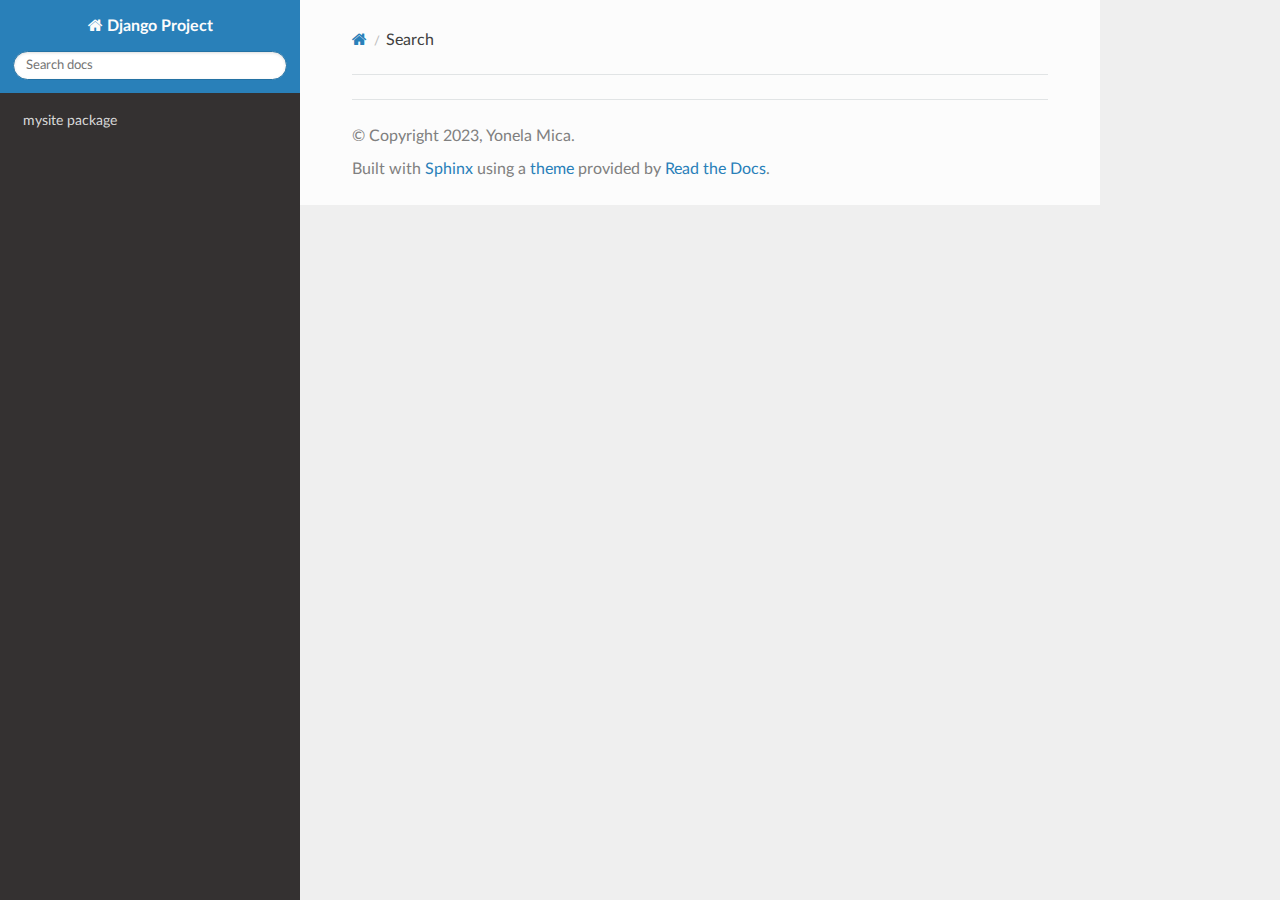
<file: mysite/docs/_build/html/search.html>
<!DOCTYPE html>
<html class="writer-html5" lang="en" >
<head>
  <meta charset="utf-8" />
  <meta name="viewport" content="width=device-width, initial-scale=1.0" />
  <title>Search &mdash; Django Project 00.00.02 documentation</title>
      <link rel="stylesheet" href="_static/pygments.css" type="text/css" />
      <link rel="stylesheet" href="_static/css/theme.css" type="text/css" />
    
  <!--[if lt IE 9]>
    <script src="_static/js/html5shiv.min.js"></script>
  <![endif]-->
  
        <script data-url_root="./" id="documentation_options" src="_static/documentation_options.js"></script>
        <script src="_static/doctools.js"></script>
        <script src="_static/sphinx_highlight.js"></script>
    <script src="_static/js/theme.js"></script>
    <script src="_static/searchtools.js"></script>
    <script src="_static/language_data.js"></script>
    <link rel="index" title="Index" href="genindex.html" />
    <link rel="search" title="Search" href="#" /> 
</head>

<body class="wy-body-for-nav"> 
  <div class="wy-grid-for-nav">
    <nav data-toggle="wy-nav-shift" class="wy-nav-side">
      <div class="wy-side-scroll">
        <div class="wy-side-nav-search" >

          
          
          <a href="index.html" class="icon icon-home">
            Django Project
          </a>
<div role="search">
  <form id="rtd-search-form" class="wy-form" action="#" method="get">
    <input type="text" name="q" placeholder="Search docs" aria-label="Search docs" />
    <input type="hidden" name="check_keywords" value="yes" />
    <input type="hidden" name="area" value="default" />
  </form>
</div>
        </div><div class="wy-menu wy-menu-vertical" data-spy="affix" role="navigation" aria-label="Navigation menu">
              <ul>
<li class="toctree-l1"><a class="reference internal" href="mysite.html">mysite package</a></li>
</ul>

        </div>
      </div>
    </nav>

    <section data-toggle="wy-nav-shift" class="wy-nav-content-wrap"><nav class="wy-nav-top" aria-label="Mobile navigation menu" >
          <i data-toggle="wy-nav-top" class="fa fa-bars"></i>
          <a href="index.html">Django Project</a>
      </nav>

      <div class="wy-nav-content">
        <div class="rst-content">
          <div role="navigation" aria-label="Page navigation">
  <ul class="wy-breadcrumbs">
      <li><a href="index.html" class="icon icon-home" aria-label="Home"></a></li>
      <li class="breadcrumb-item active">Search</li>
      <li class="wy-breadcrumbs-aside">
      </li>
  </ul>
  <hr/>
</div>
          <div role="main" class="document" itemscope="itemscope" itemtype="http://schema.org/Article">
           <div itemprop="articleBody">
             
  <noscript>
  <div id="fallback" class="admonition warning">
    <p class="last">
      Please activate JavaScript to enable the search functionality.
    </p>
  </div>
  </noscript>

  
  <div id="search-results">
  
  </div>

           </div>
          </div>
          <footer>

  <hr/>

  <div role="contentinfo">
    <p>&#169; Copyright 2023, Yonela Mica.</p>
  </div>

  Built with <a href="https://www.sphinx-doc.org/">Sphinx</a> using a
    <a href="https://github.com/readthedocs/sphinx_rtd_theme">theme</a>
    provided by <a href="https://readthedocs.org">Read the Docs</a>.
   

</footer>
        </div>
      </div>
    </section>
  </div>
  <script>
      jQuery(function () {
          SphinxRtdTheme.Navigation.enable(true);
      });
  </script>
  <script>
    jQuery(function() { Search.loadIndex("searchindex.js"); });
  </script>
  
  <script id="searchindexloader"></script>
   


</body>
</html>
</file>
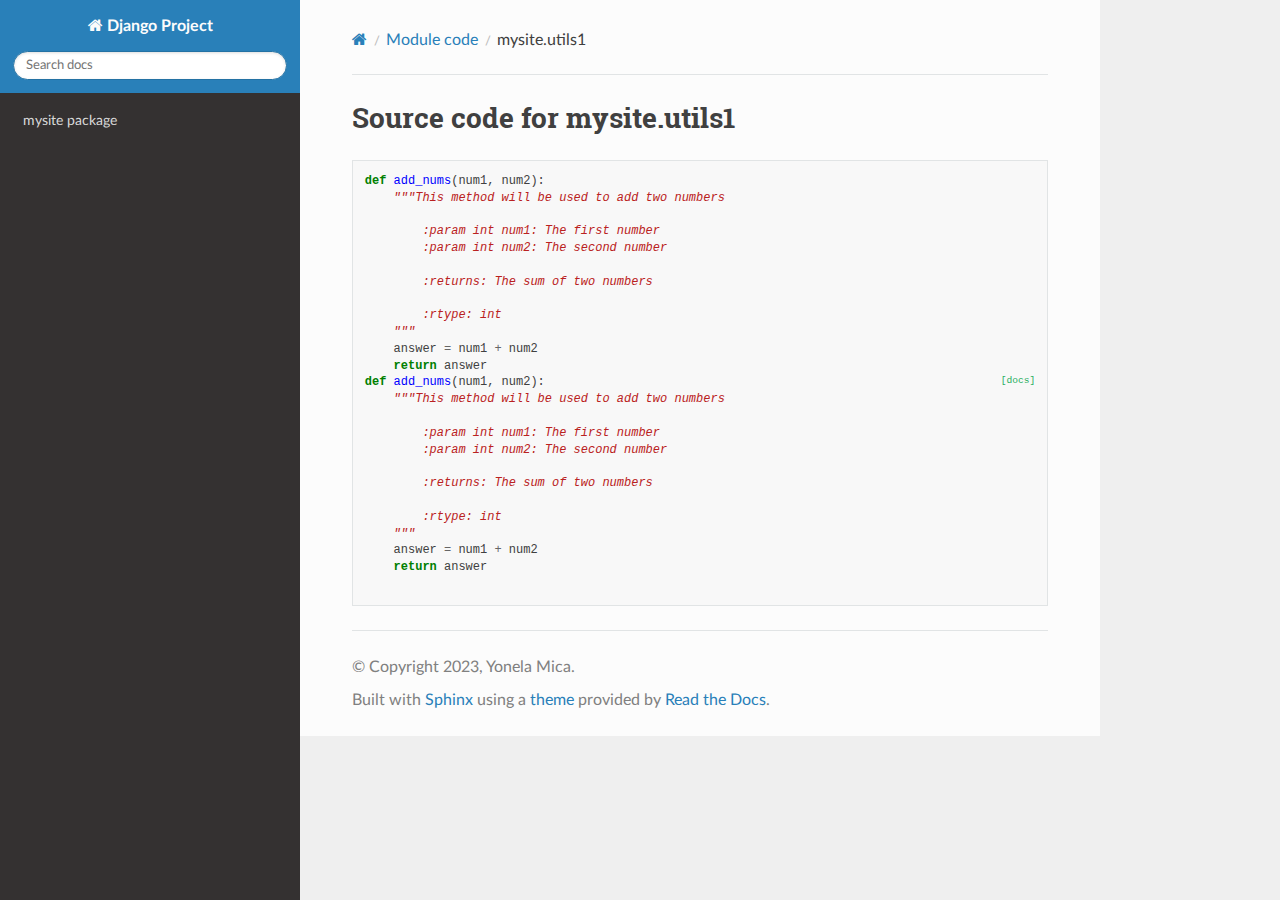
<file: mysite/docs/_build/html/_modules/mysite/utils1.html>
<!DOCTYPE html>
<html class="writer-html5" lang="en" >
<head>
  <meta charset="utf-8" />
  <meta name="viewport" content="width=device-width, initial-scale=1.0" />
  <title>mysite.utils1 &mdash; Django Project 00.00.02 documentation</title>
      <link rel="stylesheet" href="../../_static/pygments.css" type="text/css" />
      <link rel="stylesheet" href="../../_static/css/theme.css" type="text/css" />
  <!--[if lt IE 9]>
    <script src="../../_static/js/html5shiv.min.js"></script>
  <![endif]-->
  
        <script data-url_root="../../" id="documentation_options" src="../../_static/documentation_options.js"></script>
        <script src="../../_static/doctools.js"></script>
        <script src="../../_static/sphinx_highlight.js"></script>
    <script src="../../_static/js/theme.js"></script>
    <link rel="index" title="Index" href="../../genindex.html" />
    <link rel="search" title="Search" href="../../search.html" /> 
</head>

<body class="wy-body-for-nav"> 
  <div class="wy-grid-for-nav">
    <nav data-toggle="wy-nav-shift" class="wy-nav-side">
      <div class="wy-side-scroll">
        <div class="wy-side-nav-search" >

          
          
          <a href="../../index.html" class="icon icon-home">
            Django Project
          </a>
<div role="search">
  <form id="rtd-search-form" class="wy-form" action="../../search.html" method="get">
    <input type="text" name="q" placeholder="Search docs" aria-label="Search docs" />
    <input type="hidden" name="check_keywords" value="yes" />
    <input type="hidden" name="area" value="default" />
  </form>
</div>
        </div><div class="wy-menu wy-menu-vertical" data-spy="affix" role="navigation" aria-label="Navigation menu">
              <ul>
<li class="toctree-l1"><a class="reference internal" href="../../mysite.html">mysite package</a></li>
</ul>

        </div>
      </div>
    </nav>

    <section data-toggle="wy-nav-shift" class="wy-nav-content-wrap"><nav class="wy-nav-top" aria-label="Mobile navigation menu" >
          <i data-toggle="wy-nav-top" class="fa fa-bars"></i>
          <a href="../../index.html">Django Project</a>
      </nav>

      <div class="wy-nav-content">
        <div class="rst-content">
          <div role="navigation" aria-label="Page navigation">
  <ul class="wy-breadcrumbs">
      <li><a href="../../index.html" class="icon icon-home" aria-label="Home"></a></li>
          <li class="breadcrumb-item"><a href="../index.html">Module code</a></li>
      <li class="breadcrumb-item active">mysite.utils1</li>
      <li class="wy-breadcrumbs-aside">
      </li>
  </ul>
  <hr/>
</div>
          <div role="main" class="document" itemscope="itemscope" itemtype="http://schema.org/Article">
           <div itemprop="articleBody">
             
  <h1>Source code for mysite.utils1</h1><div class="highlight"><pre>
<span></span><span class="k">def</span> <span class="nf">add_nums</span><span class="p">(</span><span class="n">num1</span><span class="p">,</span> <span class="n">num2</span><span class="p">):</span>
<span class="w">    </span><span class="sd">&quot;&quot;&quot;This method will be used to add two numbers</span>

<span class="sd">        :param int num1: The first number</span>
<span class="sd">        :param int num2: The second number</span>

<span class="sd">        :returns: The sum of two numbers</span>

<span class="sd">        :rtype: int</span>
<span class="sd">    &quot;&quot;&quot;</span>
    <span class="n">answer</span> <span class="o">=</span> <span class="n">num1</span> <span class="o">+</span> <span class="n">num2</span>
    <span class="k">return</span> <span class="n">answer</span>
<div class="viewcode-block" id="add_nums"><a class="viewcode-back" href="../../mysite.html#mysite.utils1.add_nums">[docs]</a><span class="k">def</span> <span class="nf">add_nums</span><span class="p">(</span><span class="n">num1</span><span class="p">,</span> <span class="n">num2</span><span class="p">):</span>
<span class="w">    </span><span class="sd">&quot;&quot;&quot;This method will be used to add two numbers</span>

<span class="sd">        :param int num1: The first number</span>
<span class="sd">        :param int num2: The second number</span>

<span class="sd">        :returns: The sum of two numbers</span>

<span class="sd">        :rtype: int</span>
<span class="sd">    &quot;&quot;&quot;</span>
    <span class="n">answer</span> <span class="o">=</span> <span class="n">num1</span> <span class="o">+</span> <span class="n">num2</span>
    <span class="k">return</span> <span class="n">answer</span></div>
</pre></div>

           </div>
          </div>
          <footer>

  <hr/>

  <div role="contentinfo">
    <p>&#169; Copyright 2023, Yonela Mica.</p>
  </div>

  Built with <a href="https://www.sphinx-doc.org/">Sphinx</a> using a
    <a href="https://github.com/readthedocs/sphinx_rtd_theme">theme</a>
    provided by <a href="https://readthedocs.org">Read the Docs</a>.
   

</footer>
        </div>
      </div>
    </section>
  </div>
  <script>
      jQuery(function () {
          SphinxRtdTheme.Navigation.enable(true);
      });
  </script> 

</body>
</html>
</file>
<file: mysite/docs/_build/html/_static/pygments.css>
pre { line-height: 125%; }
td.linenos .normal { color: inherit; background-color: transparent; padding-left: 5px; padding-right: 5px; }
span.linenos { color: inherit; background-color: transparent; padding-left: 5px; padding-right: 5px; }
td.linenos .special { color: #000000; background-color: #ffffc0; padding-left: 5px; padding-right: 5px; }
span.linenos.special { color: #000000; background-color: #ffffc0; padding-left: 5px; padding-right: 5px; }
.highlight .hll { background-color: #ffffcc }
.highlight { background: #f8f8f8; }
.highlight .c { color: #3D7B7B; font-style: italic } /* Comment */
.highlight .err { border: 1px solid #FF0000 } /* Error */
.highlight .k { color: #008000; font-weight: bold } /* Keyword */
.highlight .o { color: #666666 } /* Operator */
.highlight .ch { color: #3D7B7B; font-style: italic } /* Comment.Hashbang */
.highlight .cm { color: #3D7B7B; font-style: italic } /* Comment.Multiline */
.highlight .cp { color: #9C6500 } /* Comment.Preproc */
.highlight .cpf { color: #3D7B7B; font-style: italic } /* Comment.PreprocFile */
.highlight .c1 { color: #3D7B7B; font-style: italic } /* Comment.Single */
.highlight .cs { color: #3D7B7B; font-style: italic } /* Comment.Special */
.highlight .gd { color: #A00000 } /* Generic.Deleted */
.highlight .ge { font-style: italic } /* Generic.Emph */
.highlight .gr { color: #E40000 } /* Generic.Error */
.highlight .gh { color: #000080; font-weight: bold } /* Generic.Heading */
.highlight .gi { color: #008400 } /* Generic.Inserted */
.highlight .go { color: #717171 } /* Generic.Output */
.highlight .gp { color: #000080; font-weight: bold } /* Generic.Prompt */
.highlight .gs { font-weight: bold } /* Generic.Strong */
.highlight .gu { color: #800080; font-weight: bold } /* Generic.Subheading */
.highlight .gt { color: #0044DD } /* Generic.Traceback */
.highlight .kc { color: #008000; font-weight: bold } /* Keyword.Constant */
.highlight .kd { color: #008000; font-weight: bold } /* Keyword.Declaration */
.highlight .kn { color: #008000; font-weight: bold } /* Keyword.Namespace */
.highlight .kp { color: #008000 } /* Keyword.Pseudo */
.highlight .kr { color: #008000; font-weight: bold } /* Keyword.Reserved */
.highlight .kt { color: #B00040 } /* Keyword.Type */
.highlight .m { color: #666666 } /* Literal.Number */
.highlight .s { color: #BA2121 } /* Literal.String */
.highlight .na { color: #687822 } /* Name.Attribute */
.highlight .nb { color: #008000 } /* Name.Builtin */
.highlight .nc { color: #0000FF; font-weight: bold } /* Name.Class */
.highlight .no { color: #880000 } /* Name.Constant */
.highlight .nd { color: #AA22FF } /* Name.Decorator */
.highlight .ni { color: #717171; font-weight: bold } /* Name.Entity */
.highlight .ne { color: #CB3F38; font-weight: bold } /* Name.Exception */
.highlight .nf { color: #0000FF } /* Name.Function */
.highlight .nl { color: #767600 } /* Name.Label */
.highlight .nn { color: #0000FF; font-weight: bold } /* Name.Namespace */
.highlight .nt { color: #008000; font-weight: bold } /* Name.Tag */
.highlight .nv { color: #19177C } /* Name.Variable */
.highlight .ow { color: #AA22FF; font-weight: bold } /* Operator.Word */
.highlight .w { color: #bbbbbb } /* Text.Whitespace */
.highlight .mb { color: #666666 } /* Literal.Number.Bin */
.highlight .mf { color: #666666 } /* Literal.Number.Float */
.highlight .mh { color: #666666 } /* Literal.Number.Hex */
.highlight .mi { color: #666666 } /* Literal.Number.Integer */
.highlight .mo { color: #666666 } /* Literal.Number.Oct */
.highlight .sa { color: #BA2121 } /* Literal.String.Affix */
.highlight .sb { color: #BA2121 } /* Literal.String.Backtick */
.highlight .sc { color: #BA2121 } /* Literal.String.Char */
.highlight .dl { color: #BA2121 } /* Literal.String.Delimiter */
.highlight .sd { color: #BA2121; font-style: italic } /* Literal.String.Doc */
.highlight .s2 { color: #BA2121 } /* Literal.String.Double */
.highlight .se { color: #AA5D1F; font-weight: bold } /* Literal.String.Escape */
.highlight .sh { color: #BA2121 } /* Literal.String.Heredoc */
.highlight .si { color: #A45A77; font-weight: bold } /* Literal.String.Interpol */
.highlight .sx { color: #008000 } /* Literal.String.Other */
.highlight .sr { color: #A45A77 } /* Literal.String.Regex */
.highlight .s1 { color: #BA2121 } /* Literal.String.Single */
.highlight .ss { color: #19177C } /* Literal.String.Symbol */
.highlight .bp { color: #008000 } /* Name.Builtin.Pseudo */
.highlight .fm { color: #0000FF } /* Name.Function.Magic */
.highlight .vc { color: #19177C } /* Name.Variable.Class */
.highlight .vg { color: #19177C } /* Name.Variable.Global */
.highlight .vi { color: #19177C } /* Name.Variable.Instance */
.highlight .vm { color: #19177C } /* Name.Variable.Magic */
.highlight .il { color: #666666 } /* Literal.Number.Integer.Long */
</file>
<file: mysite/docs/_build/html/_static/css/theme.css>
html{box-sizing:border-box}*,:after,:before{box-sizing:inherit}article,aside,details,figcaption,figure,footer,header,hgroup,nav,section{display:block}audio,canvas,video{display:inline-block;*display:inline;*zoom:1}[hidden],audio:not([controls]){display:none}*{-webkit-box-sizing:border-box;-moz-box-sizing:border-box;box-sizing:border-box}html{font-size:100%;-webkit-text-size-adjust:100%;-ms-text-size-adjust:100%}body{margin:0}a:active,a:hover{outline:0}abbr[title]{border-bottom:1px dotted}b,strong{font-weight:700}blockquote{margin:0}dfn{font-style:italic}ins{background:#ff9;text-decoration:none}ins,mark{color:#000}mark{background:#ff0;font-style:italic;font-weight:700}.rst-content code,.rst-content tt,code,kbd,pre,samp{font-family:monospace,serif;_font-family:courier new,monospace;font-size:1em}pre{white-space:pre}q{quotes:none}q:after,q:before{content:"";content:none}small{font-size:85%}sub,sup{font-size:75%;line-height:0;position:relative;vertical-align:baseline}sup{top:-.5em}sub{bottom:-.25em}dl,ol,ul{margin:0;padding:0;list-style:none;list-style-image:none}li{list-style:none}dd{margin:0}img{border:0;-ms-interpolation-mode:bicubic;vertical-align:middle;max-width:100%}svg:not(:root){overflow:hidden}figure,form{margin:0}label{cursor:pointer}button,input,select,textarea{font-size:100%;margin:0;vertical-align:baseline;*vertical-align:middle}button,input{line-height:normal}button,input[type=button],input[type=reset],input[type=submit]{cursor:pointer;-webkit-appearance:button;*overflow:visible}button[disabled],input[disabled]{cursor:default}input[type=search]{-webkit-appearance:textfield;-moz-box-sizing:content-box;-webkit-box-sizing:content-box;box-sizing:content-box}textarea{resize:vertical}table{border-collapse:collapse;border-spacing:0}td{vertical-align:top}.chromeframe{margin:.2em 0;background:#ccc;color:#000;padding:.2em 0}.ir{display:block;border:0;text-indent:-999em;overflow:hidden;background-color:transparent;background-repeat:no-repeat;text-align:left;direction:ltr;*line-height:0}.ir br{display:none}.hidden{display:none!important;visibility:hidden}.visuallyhidden{border:0;clip:rect(0 0 0 0);height:1px;margin:-1px;overflow:hidden;padding:0;position:absolute;width:1px}.visuallyhidden.focusable:active,.visuallyhidden.focusable:focus{clip:auto;height:auto;margin:0;overflow:visible;position:static;width:auto}.invisible{visibility:hidden}.relative{position:relative}big,small{font-size:100%}@media print{body,html,section{background:none!important}*{box-shadow:none!important;text-shadow:none!important;filter:none!important;-ms-filter:none!important}a,a:visited{text-decoration:underline}.ir a:after,a[href^="#"]:after,a[href^="javascript:"]:after{content:""}blockquote,pre{page-break-inside:avoid}thead{display:table-header-group}img,tr{page-break-inside:avoid}img{max-width:100%!important}@page{margin:.5cm}.rst-content .toctree-wrapper>p.caption,h2,h3,p{orphans:3;widows:3}.rst-content .toctree-wrapper>p.caption,h2,h3{page-break-after:avoid}}.btn,.fa:before,.icon:before,.rst-content .admonition,.rst-content .admonition-title:before,.rst-content .admonition-todo,.rst-content .attention,.rst-content .caution,.rst-content .code-block-caption .headerlink:before,.rst-content .danger,.rst-content .eqno .headerlink:before,.rst-content .error,.rst-content .hint,.rst-content .important,.rst-content .note,.rst-content .seealso,.rst-content .tip,.rst-content .warning,.rst-content code.download span:first-child:before,.rst-content dl dt .headerlink:before,.rst-content h1 .headerlink:before,.rst-content h2 .headerlink:before,.rst-content h3 .headerlink:before,.rst-content h4 .headerlink:before,.rst-content h5 .headerlink:before,.rst-content h6 .headerlink:before,.rst-content p.caption .headerlink:before,.rst-content p .headerlink:before,.rst-content table>caption .headerlink:before,.rst-content tt.download span:first-child:before,.wy-alert,.wy-dropdown .caret:before,.wy-inline-validate.wy-inline-validate-danger .wy-input-context:before,.wy-inline-validate.wy-inline-validate-info .wy-input-context:before,.wy-inline-validate.wy-inline-validate-success .wy-input-context:before,.wy-inline-validate.wy-inline-validate-warning .wy-input-context:before,.wy-menu-vertical li.current>a button.toctree-expand:before,.wy-menu-vertical li.on a button.toctree-expand:before,.wy-menu-vertical li button.toctree-expand:before,input[type=color],input[type=date],input[type=datetime-local],input[type=datetime],input[type=email],input[type=month],input[type=number],input[type=password],input[type=search],input[type=tel],input[type=text],input[type=time],input[type=url],input[type=week],select,textarea{-webkit-font-smoothing:antialiased}.clearfix{*zoom:1}.clearfix:after,.clearfix:before{display:table;content:""}.clearfix:after{clear:both}/*!
 *  Font Awesome 4.7.0 by @davegandy - http://fontawesome.io - @fontawesome
 *  License - http://fontawesome.io/license (Font: SIL OFL 1.1, CSS: MIT License)
 */@font-face{font-family:FontAwesome;src:url(fonts/fontawesome-webfont.eot?674f50d287a8c48dc19ba404d20fe713);src:url(fonts/fontawesome-webfont.eot?674f50d287a8c48dc19ba404d20fe713?#iefix&v=4.7.0) format("embedded-opentype"),url(fonts/fontawesome-webfont.woff2?af7ae505a9eed503f8b8e6982036873e) format("woff2"),url(fonts/fontawesome-webfont.woff?fee66e712a8a08eef5805a46892932ad) format("woff"),url(fonts/fontawesome-webfont.ttf?b06871f281fee6b241d60582ae9369b9) format("truetype"),url(fonts/fontawesome-webfont.svg?912ec66d7572ff821749319396470bde#fontawesomeregular) format("svg");font-weight:400;font-style:normal}.fa,.icon,.rst-content .admonition-title,.rst-content .code-block-caption .headerlink,.rst-content .eqno .headerlink,.rst-content code.download span:first-child,.rst-content dl dt .headerlink,.rst-content h1 .headerlink,.rst-content h2 .headerlink,.rst-content h3 .headerlink,.rst-content h4 .headerlink,.rst-content h5 .headerlink,.rst-content h6 .headerlink,.rst-content p.caption .headerlink,.rst-content p .headerlink,.rst-content table>caption .headerlink,.rst-content tt.download span:first-child,.wy-menu-vertical li.current>a button.toctree-expand,.wy-menu-vertical li.on a button.toctree-expand,.wy-menu-vertical li button.toctree-expand{display:inline-block;font:normal normal normal 14px/1 FontAwesome;font-size:inherit;text-rendering:auto;-webkit-font-smoothing:antialiased;-moz-osx-font-smoothing:grayscale}.fa-lg{font-size:1.33333em;line-height:.75em;vertical-align:-15%}.fa-2x{font-size:2em}.fa-3x{font-size:3em}.fa-4x{font-size:4em}.fa-5x{font-size:5em}.fa-fw{width:1.28571em;text-align:center}.fa-ul{padding-left:0;margin-left:2.14286em;list-style-type:none}.fa-ul>li{position:relative}.fa-li{position:absolute;left:-2.14286em;width:2.14286em;top:.14286em;text-align:center}.fa-li.fa-lg{left:-1.85714em}.fa-border{padding:.2em .25em .15em;border:.08em solid #eee;border-radius:.1em}.fa-pull-left{float:left}.fa-pull-right{float:right}.fa-pull-left.icon,.fa.fa-pull-left,.rst-content .code-block-caption .fa-pull-left.headerlink,.rst-content .eqno .fa-pull-left.headerlink,.rst-content .fa-pull-left.admonition-title,.rst-content code.download span.fa-pull-left:first-child,.rst-content dl dt .fa-pull-left.headerlink,.rst-content h1 .fa-pull-left.headerlink,.rst-content h2 .fa-pull-left.headerlink,.rst-content h3 .fa-pull-left.headerlink,.rst-content h4 .fa-pull-left.headerlink,.rst-content h5 .fa-pull-left.headerlink,.rst-content h6 .fa-pull-left.headerlink,.rst-content p .fa-pull-left.headerlink,.rst-content table>caption .fa-pull-left.headerlink,.rst-content tt.download span.fa-pull-left:first-child,.wy-menu-vertical li.current>a button.fa-pull-left.toctree-expand,.wy-menu-vertical li.on a button.fa-pull-left.toctree-expand,.wy-menu-vertical li button.fa-pull-left.toctree-expand{margin-right:.3em}.fa-pull-right.icon,.fa.fa-pull-right,.rst-content .code-block-caption .fa-pull-right.headerlink,.rst-content .eqno .fa-pull-right.headerlink,.rst-content .fa-pull-right.admonition-title,.rst-content code.download span.fa-pull-right:first-child,.rst-content dl dt .fa-pull-right.headerlink,.rst-content h1 .fa-pull-right.headerlink,.rst-content h2 .fa-pull-right.headerlink,.rst-content h3 .fa-pull-right.headerlink,.rst-content h4 .fa-pull-right.headerlink,.rst-content h5 .fa-pull-right.headerlink,.rst-content h6 .fa-pull-right.headerlink,.rst-content p .fa-pull-right.headerlink,.rst-content table>caption .fa-pull-right.headerlink,.rst-content tt.download span.fa-pull-right:first-child,.wy-menu-vertical li.current>a button.fa-pull-right.toctree-expand,.wy-menu-vertical li.on a button.fa-pull-right.toctree-expand,.wy-menu-vertical li button.fa-pull-right.toctree-expand{margin-left:.3em}.pull-right{float:right}.pull-left{float:left}.fa.pull-left,.pull-left.icon,.rst-content .code-block-caption .pull-left.headerlink,.rst-content .eqno .pull-left.headerlink,.rst-content .pull-left.admonition-title,.rst-content code.download span.pull-left:first-child,.rst-content dl dt .pull-left.headerlink,.rst-content h1 .pull-left.headerlink,.rst-content h2 .pull-left.headerlink,.rst-content h3 .pull-left.headerlink,.rst-content h4 .pull-left.headerlink,.rst-content h5 .pull-left.headerlink,.rst-content h6 .pull-left.headerlink,.rst-content p .pull-left.headerlink,.rst-content table>caption .pull-left.headerlink,.rst-content tt.download span.pull-left:first-child,.wy-menu-vertical li.current>a button.pull-left.toctree-expand,.wy-menu-vertical li.on a button.pull-left.toctree-expand,.wy-menu-vertical li button.pull-left.toctree-expand{margin-right:.3em}.fa.pull-right,.pull-right.icon,.rst-content .code-block-caption .pull-right.headerlink,.rst-content .eqno .pull-right.headerlink,.rst-content .pull-right.admonition-title,.rst-content code.download span.pull-right:first-child,.rst-content dl dt .pull-right.headerlink,.rst-content h1 .pull-right.headerlink,.rst-content h2 .pull-right.headerlink,.rst-content h3 .pull-right.headerlink,.rst-content h4 .pull-right.headerlink,.rst-content h5 .pull-right.headerlink,.rst-content h6 .pull-right.headerlink,.rst-content p .pull-right.headerlink,.rst-content table>caption .pull-right.headerlink,.rst-content tt.download span.pull-right:first-child,.wy-menu-vertical li.current>a button.pull-right.toctree-expand,.wy-menu-vertical li.on a button.pull-right.toctree-expand,.wy-menu-vertical li button.pull-right.toctree-expand{margin-left:.3em}.fa-spin{-webkit-animation:fa-spin 2s linear infinite;animation:fa-spin 2s linear infinite}.fa-pulse{-webkit-animation:fa-spin 1s steps(8) infinite;animation:fa-spin 1s steps(8) infinite}@-webkit-keyframes fa-spin{0%{-webkit-transform:rotate(0deg);transform:rotate(0deg)}to{-webkit-transform:rotate(359deg);transform:rotate(359deg)}}@keyframes fa-spin{0%{-webkit-transform:rotate(0deg);transform:rotate(0deg)}to{-webkit-transform:rotate(359deg);transform:rotate(359deg)}}.fa-rotate-90{-ms-filter:"progid:DXImageTransform.Microsoft.BasicImage(rotation=1)";-webkit-transform:rotate(90deg);-ms-transform:rotate(90deg);transform:rotate(90deg)}.fa-rotate-180{-ms-filter:"progid:DXImageTransform.Microsoft.BasicImage(rotation=2)";-webkit-transform:rotate(180deg);-ms-transform:rotate(180deg);transform:rotate(180deg)}.fa-rotate-270{-ms-filter:"progid:DXImageTransform.Microsoft.BasicImage(rotation=3)";-webkit-transform:rotate(270deg);-ms-transform:rotate(270deg);transform:rotate(270deg)}.fa-flip-horizontal{-ms-filter:"progid:DXImageTransform.Microsoft.BasicImage(rotation=0, mirror=1)";-webkit-transform:scaleX(-1);-ms-transform:scaleX(-1);transform:scaleX(-1)}.fa-flip-vertical{-ms-filter:"progid:DXImageTransform.Microsoft.BasicImage(rotation=2, mirror=1)";-webkit-transform:scaleY(-1);-ms-transform:scaleY(-1);transform:scaleY(-1)}:root .fa-flip-horizontal,:root .fa-flip-vertical,:root .fa-rotate-90,:root .fa-rotate-180,:root .fa-rotate-270{filter:none}.fa-stack{position:relative;display:inline-block;width:2em;height:2em;line-height:2em;vertical-align:middle}.fa-stack-1x,.fa-stack-2x{position:absolute;left:0;width:100%;text-align:center}.fa-stack-1x{line-height:inherit}.fa-stack-2x{font-size:2em}.fa-inverse{color:#fff}.fa-glass:before{content:""}.fa-music:before{content:""}.fa-search:before,.icon-search:before{content:""}.fa-envelope-o:before{content:""}.fa-heart:before{content:""}.fa-star:before{content:""}.fa-star-o:before{content:""}.fa-user:before{content:""}.fa-film:before{content:""}.fa-th-large:before{content:""}.fa-th:before{content:""}.fa-th-list:before{content:""}.fa-check:before{content:""}.fa-close:before,.fa-remove:before,.fa-times:before{content:""}.fa-search-plus:before{content:""}.fa-search-minus:before{content:""}.fa-power-off:before{content:""}.fa-signal:before{content:""}.fa-cog:before,.fa-gear:before{content:""}.fa-trash-o:before{content:""}.fa-home:before,.icon-home:before{content:""}.fa-file-o:before{content:""}.fa-clock-o:before{content:""}.fa-road:before{content:""}.fa-download:before,.rst-content code.download span:first-child:before,.rst-content tt.download span:first-child:before{content:""}.fa-arrow-circle-o-down:before{content:""}.fa-arrow-circle-o-up:before{content:""}.fa-inbox:before{content:""}.fa-play-circle-o:before{content:""}.fa-repeat:before,.fa-rotate-right:before{content:""}.fa-refresh:before{content:""}.fa-list-alt:before{content:""}.fa-lock:before{content:""}.fa-flag:before{content:""}.fa-headphones:before{content:""}.fa-volume-off:before{content:""}.fa-volume-down:before{content:""}.fa-volume-up:before{content:""}.fa-qrcode:before{content:""}.fa-barcode:before{content:""}.fa-tag:before{content:""}.fa-tags:before{content:""}.fa-book:before,.icon-book:before{content:""}.fa-bookmark:before{content:""}.fa-print:before{content:""}.fa-camera:before{content:""}.fa-font:before{content:""}.fa-bold:before{content:""}.fa-italic:before{content:""}.fa-text-height:before{content:""}.fa-text-width:before{content:""}.fa-align-left:before{content:""}.fa-align-center:before{content:""}.fa-align-right:before{content:""}.fa-align-justify:before{content:""}.fa-list:before{content:""}.fa-dedent:before,.fa-outdent:before{content:""}.fa-indent:before{content:""}.fa-video-camera:before{content:""}.fa-image:before,.fa-photo:before,.fa-picture-o:before{content:""}.fa-pencil:before{content:""}.fa-map-marker:before{content:""}.fa-adjust:before{content:""}.fa-tint:before{content:""}.fa-edit:before,.fa-pencil-square-o:before{content:""}.fa-share-square-o:before{content:""}.fa-check-square-o:before{content:""}.fa-arrows:before{content:""}.fa-step-backward:before{content:""}.fa-fast-backward:before{content:""}.fa-backward:before{content:""}.fa-play:before{content:""}.fa-pause:before{content:""}.fa-stop:before{content:""}.fa-forward:before{content:""}.fa-fast-forward:before{content:""}.fa-step-forward:before{content:""}.fa-eject:before{content:""}.fa-chevron-left:before{content:""}.fa-chevron-right:before{content:""}.fa-plus-circle:before{content:""}.fa-minus-circle:before{content:""}.fa-times-circle:before,.wy-inline-validate.wy-inline-validate-danger .wy-input-context:before{content:""}.fa-check-circle:before,.wy-inline-validate.wy-inline-validate-success .wy-input-context:before{content:""}.fa-question-circle:before{content:""}.fa-info-circle:before{content:""}.fa-crosshairs:before{content:""}.fa-times-circle-o:before{content:""}.fa-check-circle-o:before{content:""}.fa-ban:before{content:""}.fa-arrow-left:before{content:""}.fa-arrow-right:before{content:""}.fa-arrow-up:before{content:""}.fa-arrow-down:before{content:""}.fa-mail-forward:before,.fa-share:before{content:""}.fa-expand:before{content:""}.fa-compress:before{content:""}.fa-plus:before{content:""}.fa-minus:before{content:""}.fa-asterisk:before{content:""}.fa-exclamation-circle:before,.rst-content .admonition-title:before,.wy-inline-validate.wy-inline-validate-info .wy-input-context:before,.wy-inline-validate.wy-inline-validate-warning .wy-input-context:before{content:""}.fa-gift:before{content:""}.fa-leaf:before{content:""}.fa-fire:before,.icon-fire:before{content:""}.fa-eye:before{content:""}.fa-eye-slash:before{content:""}.fa-exclamation-triangle:before,.fa-warning:before{content:""}.fa-plane:before{content:""}.fa-calendar:before{content:""}.fa-random:before{content:""}.fa-comment:before{content:""}.fa-magnet:before{content:""}.fa-chevron-up:before{content:""}.fa-chevron-down:before{content:""}.fa-retweet:before{content:""}.fa-shopping-cart:before{content:""}.fa-folder:before{content:""}.fa-folder-open:before{content:""}.fa-arrows-v:before{content:""}.fa-arrows-h:before{content:""}.fa-bar-chart-o:before,.fa-bar-chart:before{content:""}.fa-twitter-square:before{content:""}.fa-facebook-square:before{content:""}.fa-camera-retro:before{content:""}.fa-key:before{content:""}.fa-cogs:before,.fa-gears:before{content:""}.fa-comments:before{content:""}.fa-thumbs-o-up:before{content:""}.fa-thumbs-o-down:before{content:""}.fa-star-half:before{content:""}.fa-heart-o:before{content:""}.fa-sign-out:before{content:""}.fa-linkedin-square:before{content:""}.fa-thumb-tack:before{content:""}.fa-external-link:before{content:""}.fa-sign-in:before{content:""}.fa-trophy:before{content:""}.fa-github-square:before{content:""}.fa-upload:before{content:""}.fa-lemon-o:before{content:""}.fa-phone:before{content:""}.fa-square-o:before{content:""}.fa-bookmark-o:before{content:""}.fa-phone-square:before{content:""}.fa-twitter:before{content:""}.fa-facebook-f:before,.fa-facebook:before{content:""}.fa-github:before,.icon-github:before{content:""}.fa-unlock:before{content:""}.fa-credit-card:before{content:""}.fa-feed:before,.fa-rss:before{content:""}.fa-hdd-o:before{content:""}.fa-bullhorn:before{content:""}.fa-bell:before{content:""}.fa-certificate:before{content:""}.fa-hand-o-right:before{content:""}.fa-hand-o-left:before{content:""}.fa-hand-o-up:before{content:""}.fa-hand-o-down:before{content:""}.fa-arrow-circle-left:before,.icon-circle-arrow-left:before{content:""}.fa-arrow-circle-right:before,.icon-circle-arrow-right:before{content:""}.fa-arrow-circle-up:before{content:""}.fa-arrow-circle-down:before{content:""}.fa-globe:before{content:""}.fa-wrench:before{content:""}.fa-tasks:before{content:""}.fa-filter:before{content:""}.fa-briefcase:before{content:""}.fa-arrows-alt:before{content:""}.fa-group:before,.fa-users:before{content:""}.fa-chain:before,.fa-link:before,.icon-link:before{content:""}.fa-cloud:before{content:""}.fa-flask:before{content:""}.fa-cut:before,.fa-scissors:before{content:""}.fa-copy:before,.fa-files-o:before{content:""}.fa-paperclip:before{content:""}.fa-floppy-o:before,.fa-save:before{content:""}.fa-square:before{content:""}.fa-bars:before,.fa-navicon:before,.fa-reorder:before{content:""}.fa-list-ul:before{content:""}.fa-list-ol:before{content:""}.fa-strikethrough:before{content:""}.fa-underline:before{content:""}.fa-table:before{content:""}.fa-magic:before{content:""}.fa-truck:before{content:""}.fa-pinterest:before{content:""}.fa-pinterest-square:before{content:""}.fa-google-plus-square:before{content:""}.fa-google-plus:before{content:""}.fa-money:before{content:""}.fa-caret-down:before,.icon-caret-down:before,.wy-dropdown .caret:before{content:""}.fa-caret-up:before{content:""}.fa-caret-left:before{content:""}.fa-caret-right:before{content:""}.fa-columns:before{content:""}.fa-sort:before,.fa-unsorted:before{content:""}.fa-sort-desc:before,.fa-sort-down:before{content:""}.fa-sort-asc:before,.fa-sort-up:before{content:""}.fa-envelope:before{content:""}.fa-linkedin:before{content:""}.fa-rotate-left:before,.fa-undo:before{content:""}.fa-gavel:before,.fa-legal:before{content:""}.fa-dashboard:before,.fa-tachometer:before{content:""}.fa-comment-o:before{content:""}.fa-comments-o:before{content:""}.fa-bolt:before,.fa-flash:before{content:""}.fa-sitemap:before{content:""}.fa-umbrella:before{content:""}.fa-clipboard:before,.fa-paste:before{content:""}.fa-lightbulb-o:before{content:""}.fa-exchange:before{content:""}.fa-cloud-download:before{content:""}.fa-cloud-upload:before{content:""}.fa-user-md:before{content:""}.fa-stethoscope:before{content:""}.fa-suitcase:before{content:""}.fa-bell-o:before{content:""}.fa-coffee:before{content:""}.fa-cutlery:before{content:""}.fa-file-text-o:before{content:""}.fa-building-o:before{content:""}.fa-hospital-o:before{content:""}.fa-ambulance:before{content:""}.fa-medkit:before{content:""}.fa-fighter-jet:before{content:""}.fa-beer:before{content:""}.fa-h-square:before{content:""}.fa-plus-square:before{content:""}.fa-angle-double-left:before{content:""}.fa-angle-double-right:before{content:""}.fa-angle-double-up:before{content:""}.fa-angle-double-down:before{content:""}.fa-angle-left:before{content:""}.fa-angle-right:before{content:""}.fa-angle-up:before{content:""}.fa-angle-down:before{content:""}.fa-desktop:before{content:""}.fa-laptop:before{content:""}.fa-tablet:before{content:""}.fa-mobile-phone:before,.fa-mobile:before{content:""}.fa-circle-o:before{content:""}.fa-quote-left:before{content:""}.fa-quote-right:before{content:""}.fa-spinner:before{content:""}.fa-circle:before{content:""}.fa-mail-reply:before,.fa-reply:before{content:""}.fa-github-alt:before{content:""}.fa-folder-o:before{content:""}.fa-folder-open-o:before{content:""}.fa-smile-o:before{content:""}.fa-frown-o:before{content:""}.fa-meh-o:before{content:""}.fa-gamepad:before{content:""}.fa-keyboard-o:before{content:""}.fa-flag-o:before{content:""}.fa-flag-checkered:before{content:""}.fa-terminal:before{content:""}.fa-code:before{content:""}.fa-mail-reply-all:before,.fa-reply-all:before{content:""}.fa-star-half-empty:before,.fa-star-half-full:before,.fa-star-half-o:before{content:""}.fa-location-arrow:before{content:""}.fa-crop:before{content:""}.fa-code-fork:before{content:""}.fa-chain-broken:before,.fa-unlink:before{content:""}.fa-question:before{content:""}.fa-info:before{content:""}.fa-exclamation:before{content:""}.fa-superscript:before{content:""}.fa-subscript:before{content:""}.fa-eraser:before{content:""}.fa-puzzle-piece:before{content:""}.fa-microphone:before{content:""}.fa-microphone-slash:before{content:""}.fa-shield:before{content:""}.fa-calendar-o:before{content:""}.fa-fire-extinguisher:before{content:""}.fa-rocket:before{content:""}.fa-maxcdn:before{content:""}.fa-chevron-circle-left:before{content:""}.fa-chevron-circle-right:before{content:""}.fa-chevron-circle-up:before{content:""}.fa-chevron-circle-down:before{content:""}.fa-html5:before{content:""}.fa-css3:before{content:""}.fa-anchor:before{content:""}.fa-unlock-alt:before{content:""}.fa-bullseye:before{content:""}.fa-ellipsis-h:before{content:""}.fa-ellipsis-v:before{content:""}.fa-rss-square:before{content:""}.fa-play-circle:before{content:""}.fa-ticket:before{content:""}.fa-minus-square:before{content:""}.fa-minus-square-o:before,.wy-menu-vertical li.current>a button.toctree-expand:before,.wy-menu-vertical li.on a button.toctree-expand:before{content:""}.fa-level-up:before{content:""}.fa-level-down:before{content:""}.fa-check-square:before{content:""}.fa-pencil-square:before{content:""}.fa-external-link-square:before{content:""}.fa-share-square:before{content:""}.fa-compass:before{content:""}.fa-caret-square-o-down:before,.fa-toggle-down:before{content:""}.fa-caret-square-o-up:before,.fa-toggle-up:before{content:""}.fa-caret-square-o-right:before,.fa-toggle-right:before{content:""}.fa-eur:before,.fa-euro:before{content:""}.fa-gbp:before{content:""}.fa-dollar:before,.fa-usd:before{content:""}.fa-inr:before,.fa-rupee:before{content:""}.fa-cny:before,.fa-jpy:before,.fa-rmb:before,.fa-yen:before{content:""}.fa-rouble:before,.fa-rub:before,.fa-ruble:before{content:""}.fa-krw:before,.fa-won:before{content:""}.fa-bitcoin:before,.fa-btc:before{content:""}.fa-file:before{content:""}.fa-file-text:before{content:""}.fa-sort-alpha-asc:before{content:""}.fa-sort-alpha-desc:before{content:""}.fa-sort-amount-asc:before{content:""}.fa-sort-amount-desc:before{content:""}.fa-sort-numeric-asc:before{content:""}.fa-sort-numeric-desc:before{content:""}.fa-thumbs-up:before{content:""}.fa-thumbs-down:before{content:""}.fa-youtube-square:before{content:""}.fa-youtube:before{content:""}.fa-xing:before{content:""}.fa-xing-square:before{content:""}.fa-youtube-play:before{content:""}.fa-dropbox:before{content:""}.fa-stack-overflow:before{content:""}.fa-instagram:before{content:""}.fa-flickr:before{content:""}.fa-adn:before{content:""}.fa-bitbucket:before,.icon-bitbucket:before{content:""}.fa-bitbucket-square:before{content:""}.fa-tumblr:before{content:""}.fa-tumblr-square:before{content:""}.fa-long-arrow-down:before{content:""}.fa-long-arrow-up:before{content:""}.fa-long-arrow-left:before{content:""}.fa-long-arrow-right:before{content:""}.fa-apple:before{content:""}.fa-windows:before{content:""}.fa-android:before{content:""}.fa-linux:before{content:""}.fa-dribbble:before{content:""}.fa-skype:before{content:""}.fa-foursquare:before{content:""}.fa-trello:before{content:""}.fa-female:before{content:""}.fa-male:before{content:""}.fa-gittip:before,.fa-gratipay:before{content:""}.fa-sun-o:before{content:""}.fa-moon-o:before{content:""}.fa-archive:before{content:""}.fa-bug:before{content:""}.fa-vk:before{content:""}.fa-weibo:before{content:""}.fa-renren:before{content:""}.fa-pagelines:before{content:""}.fa-stack-exchange:before{content:""}.fa-arrow-circle-o-right:before{content:""}.fa-arrow-circle-o-left:before{content:""}.fa-caret-square-o-left:before,.fa-toggle-left:before{content:""}.fa-dot-circle-o:before{content:""}.fa-wheelchair:before{content:""}.fa-vimeo-square:before{content:""}.fa-try:before,.fa-turkish-lira:before{content:""}.fa-plus-square-o:before,.wy-menu-vertical li button.toctree-expand:before{content:""}.fa-space-shuttle:before{content:""}.fa-slack:before{content:""}.fa-envelope-square:before{content:""}.fa-wordpress:before{content:""}.fa-openid:before{content:""}.fa-bank:before,.fa-institution:before,.fa-university:before{content:""}.fa-graduation-cap:before,.fa-mortar-board:before{content:""}.fa-yahoo:before{content:""}.fa-google:before{content:""}.fa-reddit:before{content:""}.fa-reddit-square:before{content:""}.fa-stumbleupon-circle:before{content:""}.fa-stumbleupon:before{content:""}.fa-delicious:before{content:""}.fa-digg:before{content:""}.fa-pied-piper-pp:before{content:""}.fa-pied-piper-alt:before{content:""}.fa-drupal:before{content:""}.fa-joomla:before{content:""}.fa-language:before{content:""}.fa-fax:before{content:""}.fa-building:before{content:""}.fa-child:before{content:""}.fa-paw:before{content:""}.fa-spoon:before{content:""}.fa-cube:before{content:""}.fa-cubes:before{content:""}.fa-behance:before{content:""}.fa-behance-square:before{content:""}.fa-steam:before{content:""}.fa-steam-square:before{content:""}.fa-recycle:before{content:""}.fa-automobile:before,.fa-car:before{content:""}.fa-cab:before,.fa-taxi:before{content:""}.fa-tree:before{content:""}.fa-spotify:before{content:""}.fa-deviantart:before{content:""}.fa-soundcloud:before{content:""}.fa-database:before{content:""}.fa-file-pdf-o:before{content:""}.fa-file-word-o:before{content:""}.fa-file-excel-o:before{content:""}.fa-file-powerpoint-o:before{content:""}.fa-file-image-o:before,.fa-file-photo-o:before,.fa-file-picture-o:before{content:""}.fa-file-archive-o:before,.fa-file-zip-o:before{content:""}.fa-file-audio-o:before,.fa-file-sound-o:before{content:""}.fa-file-movie-o:before,.fa-file-video-o:before{content:""}.fa-file-code-o:before{content:""}.fa-vine:before{content:""}.fa-codepen:before{content:""}.fa-jsfiddle:before{content:""}.fa-life-bouy:before,.fa-life-buoy:before,.fa-life-ring:before,.fa-life-saver:before,.fa-support:before{content:""}.fa-circle-o-notch:before{content:""}.fa-ra:before,.fa-rebel:before,.fa-resistance:before{content:""}.fa-empire:before,.fa-ge:before{content:""}.fa-git-square:before{content:""}.fa-git:before{content:""}.fa-hacker-news:before,.fa-y-combinator-square:before,.fa-yc-square:before{content:""}.fa-tencent-weibo:before{content:""}.fa-qq:before{content:""}.fa-wechat:before,.fa-weixin:before{content:""}.fa-paper-plane:before,.fa-send:before{content:""}.fa-paper-plane-o:before,.fa-send-o:before{content:""}.fa-history:before{content:""}.fa-circle-thin:before{content:""}.fa-header:before{content:""}.fa-paragraph:before{content:""}.fa-sliders:before{content:""}.fa-share-alt:before{content:""}.fa-share-alt-square:before{content:""}.fa-bomb:before{content:""}.fa-futbol-o:before,.fa-soccer-ball-o:before{content:""}.fa-tty:before{content:""}.fa-binoculars:before{content:""}.fa-plug:before{content:""}.fa-slideshare:before{content:""}.fa-twitch:before{content:""}.fa-yelp:before{content:""}.fa-newspaper-o:before{content:""}.fa-wifi:before{content:""}.fa-calculator:before{content:""}.fa-paypal:before{content:""}.fa-google-wallet:before{content:""}.fa-cc-visa:before{content:""}.fa-cc-mastercard:before{content:""}.fa-cc-discover:before{content:""}.fa-cc-amex:before{content:""}.fa-cc-paypal:before{content:""}.fa-cc-stripe:before{content:""}.fa-bell-slash:before{content:""}.fa-bell-slash-o:before{content:""}.fa-trash:before{content:""}.fa-copyright:before{content:""}.fa-at:before{content:""}.fa-eyedropper:before{content:""}.fa-paint-brush:before{content:""}.fa-birthday-cake:before{content:""}.fa-area-chart:before{content:""}.fa-pie-chart:before{content:""}.fa-line-chart:before{content:""}.fa-lastfm:before{content:""}.fa-lastfm-square:before{content:""}.fa-toggle-off:before{content:""}.fa-toggle-on:before{content:""}.fa-bicycle:before{content:""}.fa-bus:before{content:""}.fa-ioxhost:before{content:""}.fa-angellist:before{content:""}.fa-cc:before{content:""}.fa-ils:before,.fa-shekel:before,.fa-sheqel:before{content:""}.fa-meanpath:before{content:""}.fa-buysellads:before{content:""}.fa-connectdevelop:before{content:""}.fa-dashcube:before{content:""}.fa-forumbee:before{content:""}.fa-leanpub:before{content:""}.fa-sellsy:before{content:""}.fa-shirtsinbulk:before{content:""}.fa-simplybuilt:before{content:""}.fa-skyatlas:before{content:""}.fa-cart-plus:before{content:""}.fa-cart-arrow-down:before{content:""}.fa-diamond:before{content:""}.fa-ship:before{content:""}.fa-user-secret:before{content:""}.fa-motorcycle:before{content:""}.fa-street-view:before{content:""}.fa-heartbeat:before{content:""}.fa-venus:before{content:""}.fa-mars:before{content:""}.fa-mercury:before{content:""}.fa-intersex:before,.fa-transgender:before{content:""}.fa-transgender-alt:before{content:""}.fa-venus-double:before{content:""}.fa-mars-double:before{content:""}.fa-venus-mars:before{content:""}.fa-mars-stroke:before{content:""}.fa-mars-stroke-v:before{content:""}.fa-mars-stroke-h:before{content:""}.fa-neuter:before{content:""}.fa-genderless:before{content:""}.fa-facebook-official:before{content:""}.fa-pinterest-p:before{content:""}.fa-whatsapp:before{content:""}.fa-server:before{content:""}.fa-user-plus:before{content:""}.fa-user-times:before{content:""}.fa-bed:before,.fa-hotel:before{content:""}.fa-viacoin:before{content:""}.fa-train:before{content:""}.fa-subway:before{content:""}.fa-medium:before{content:""}.fa-y-combinator:before,.fa-yc:before{content:""}.fa-optin-monster:before{content:""}.fa-opencart:before{content:""}.fa-expeditedssl:before{content:""}.fa-battery-4:before,.fa-battery-full:before,.fa-battery:before{content:""}.fa-battery-3:before,.fa-battery-three-quarters:before{content:""}.fa-battery-2:before,.fa-battery-half:before{content:""}.fa-battery-1:before,.fa-battery-quarter:before{content:""}.fa-battery-0:before,.fa-battery-empty:before{content:""}.fa-mouse-pointer:before{content:""}.fa-i-cursor:before{content:""}.fa-object-group:before{content:""}.fa-object-ungroup:before{content:""}.fa-sticky-note:before{content:""}.fa-sticky-note-o:before{content:""}.fa-cc-jcb:before{content:""}.fa-cc-diners-club:before{content:""}.fa-clone:before{content:""}.fa-balance-scale:before{content:""}.fa-hourglass-o:before{content:""}.fa-hourglass-1:before,.fa-hourglass-start:before{content:""}.fa-hourglass-2:before,.fa-hourglass-half:before{content:""}.fa-hourglass-3:before,.fa-hourglass-end:before{content:""}.fa-hourglass:before{content:""}.fa-hand-grab-o:before,.fa-hand-rock-o:before{content:""}.fa-hand-paper-o:before,.fa-hand-stop-o:before{content:""}.fa-hand-scissors-o:before{content:""}.fa-hand-lizard-o:before{content:""}.fa-hand-spock-o:before{content:""}.fa-hand-pointer-o:before{content:""}.fa-hand-peace-o:before{content:""}.fa-trademark:before{content:""}.fa-registered:before{content:""}.fa-creative-commons:before{content:""}.fa-gg:before{content:""}.fa-gg-circle:before{content:""}.fa-tripadvisor:before{content:""}.fa-odnoklassniki:before{content:""}.fa-odnoklassniki-square:before{content:""}.fa-get-pocket:before{content:""}.fa-wikipedia-w:before{content:""}.fa-safari:before{content:""}.fa-chrome:before{content:""}.fa-firefox:before{content:""}.fa-opera:before{content:""}.fa-internet-explorer:before{content:""}.fa-television:before,.fa-tv:before{content:""}.fa-contao:before{content:""}.fa-500px:before{content:""}.fa-amazon:before{content:""}.fa-calendar-plus-o:before{content:""}.fa-calendar-minus-o:before{content:""}.fa-calendar-times-o:before{content:""}.fa-calendar-check-o:before{content:""}.fa-industry:before{content:""}.fa-map-pin:before{content:""}.fa-map-signs:before{content:""}.fa-map-o:before{content:""}.fa-map:before{content:""}.fa-commenting:before{content:""}.fa-commenting-o:before{content:""}.fa-houzz:before{content:""}.fa-vimeo:before{content:""}.fa-black-tie:before{content:""}.fa-fonticons:before{content:""}.fa-reddit-alien:before{content:""}.fa-edge:before{content:""}.fa-credit-card-alt:before{content:""}.fa-codiepie:before{content:""}.fa-modx:before{content:""}.fa-fort-awesome:before{content:""}.fa-usb:before{content:""}.fa-product-hunt:before{content:""}.fa-mixcloud:before{content:""}.fa-scribd:before{content:""}.fa-pause-circle:before{content:""}.fa-pause-circle-o:before{content:""}.fa-stop-circle:before{content:""}.fa-stop-circle-o:before{content:""}.fa-shopping-bag:before{content:""}.fa-shopping-basket:before{content:""}.fa-hashtag:before{content:""}.fa-bluetooth:before{content:""}.fa-bluetooth-b:before{content:""}.fa-percent:before{content:""}.fa-gitlab:before,.icon-gitlab:before{content:""}.fa-wpbeginner:before{content:""}.fa-wpforms:before{content:""}.fa-envira:before{content:""}.fa-universal-access:before{content:""}.fa-wheelchair-alt:before{content:""}.fa-question-circle-o:before{content:""}.fa-blind:before{content:""}.fa-audio-description:before{content:""}.fa-volume-control-phone:before{content:""}.fa-braille:before{content:""}.fa-assistive-listening-systems:before{content:""}.fa-american-sign-language-interpreting:before,.fa-asl-interpreting:before{content:""}.fa-deaf:before,.fa-deafness:before,.fa-hard-of-hearing:before{content:""}.fa-glide:before{content:""}.fa-glide-g:before{content:""}.fa-sign-language:before,.fa-signing:before{content:""}.fa-low-vision:before{content:""}.fa-viadeo:before{content:""}.fa-viadeo-square:before{content:""}.fa-snapchat:before{content:""}.fa-snapchat-ghost:before{content:""}.fa-snapchat-square:before{content:""}.fa-pied-piper:before{content:""}.fa-first-order:before{content:""}.fa-yoast:before{content:""}.fa-themeisle:before{content:""}.fa-google-plus-circle:before,.fa-google-plus-official:before{content:""}.fa-fa:before,.fa-font-awesome:before{content:""}.fa-handshake-o:before{content:""}.fa-envelope-open:before{content:""}.fa-envelope-open-o:before{content:""}.fa-linode:before{content:""}.fa-address-book:before{content:""}.fa-address-book-o:before{content:""}.fa-address-card:before,.fa-vcard:before{content:""}.fa-address-card-o:before,.fa-vcard-o:before{content:""}.fa-user-circle:before{content:""}.fa-user-circle-o:before{content:""}.fa-user-o:before{content:""}.fa-id-badge:before{content:""}.fa-drivers-license:before,.fa-id-card:before{content:""}.fa-drivers-license-o:before,.fa-id-card-o:before{content:""}.fa-quora:before{content:""}.fa-free-code-camp:before{content:""}.fa-telegram:before{content:""}.fa-thermometer-4:before,.fa-thermometer-full:before,.fa-thermometer:before{content:""}.fa-thermometer-3:before,.fa-thermometer-three-quarters:before{content:""}.fa-thermometer-2:before,.fa-thermometer-half:before{content:""}.fa-thermometer-1:before,.fa-thermometer-quarter:before{content:""}.fa-thermometer-0:before,.fa-thermometer-empty:before{content:""}.fa-shower:before{content:""}.fa-bath:before,.fa-bathtub:before,.fa-s15:before{content:""}.fa-podcast:before{content:""}.fa-window-maximize:before{content:""}.fa-window-minimize:before{content:""}.fa-window-restore:before{content:""}.fa-times-rectangle:before,.fa-window-close:before{content:""}.fa-times-rectangle-o:before,.fa-window-close-o:before{content:""}.fa-bandcamp:before{content:""}.fa-grav:before{content:""}.fa-etsy:before{content:""}.fa-imdb:before{content:""}.fa-ravelry:before{content:""}.fa-eercast:before{content:""}.fa-microchip:before{content:""}.fa-snowflake-o:before{content:""}.fa-superpowers:before{content:""}.fa-wpexplorer:before{content:""}.fa-meetup:before{content:""}.sr-only{position:absolute;width:1px;height:1px;padding:0;margin:-1px;overflow:hidden;clip:rect(0,0,0,0);border:0}.sr-only-focusable:active,.sr-only-focusable:focus{position:static;width:auto;height:auto;margin:0;overflow:visible;clip:auto}.fa,.icon,.rst-content .admonition-title,.rst-content .code-block-caption .headerlink,.rst-content .eqno .headerlink,.rst-content code.download span:first-child,.rst-content dl dt .headerlink,.rst-content h1 .headerlink,.rst-content h2 .headerlink,.rst-content h3 .headerlink,.rst-content h4 .headerlink,.rst-content h5 .headerlink,.rst-content h6 .headerlink,.rst-content p.caption .headerlink,.rst-content p .headerlink,.rst-content table>caption .headerlink,.rst-content tt.download span:first-child,.wy-dropdown .caret,.wy-inline-validate.wy-inline-validate-danger .wy-input-context,.wy-inline-validate.wy-inline-validate-info .wy-input-context,.wy-inline-validate.wy-inline-validate-success .wy-input-context,.wy-inline-validate.wy-inline-validate-warning .wy-input-context,.wy-menu-vertical li.current>a button.toctree-expand,.wy-menu-vertical li.on a button.toctree-expand,.wy-menu-vertical li button.toctree-expand{font-family:inherit}.fa:before,.icon:before,.rst-content .admonition-title:before,.rst-content .code-block-caption .headerlink:before,.rst-content .eqno .headerlink:before,.rst-content code.download span:first-child:before,.rst-content dl dt .headerlink:before,.rst-content h1 .headerlink:before,.rst-content h2 .headerlink:before,.rst-content h3 .headerlink:before,.rst-content h4 .headerlink:before,.rst-content h5 .headerlink:before,.rst-content h6 .headerlink:before,.rst-content p.caption .headerlink:before,.rst-content p .headerlink:before,.rst-content table>caption .headerlink:before,.rst-content tt.download span:first-child:before,.wy-dropdown .caret:before,.wy-inline-validate.wy-inline-validate-danger .wy-input-context:before,.wy-inline-validate.wy-inline-validate-info .wy-input-context:before,.wy-inline-validate.wy-inline-validate-success .wy-input-context:before,.wy-inline-validate.wy-inline-validate-warning .wy-input-context:before,.wy-menu-vertical li.current>a button.toctree-expand:before,.wy-menu-vertical li.on a button.toctree-expand:before,.wy-menu-vertical li button.toctree-expand:before{font-family:FontAwesome;display:inline-block;font-style:normal;font-weight:400;line-height:1;text-decoration:inherit}.rst-content .code-block-caption a .headerlink,.rst-content .eqno a .headerlink,.rst-content a .admonition-title,.rst-content code.download a span:first-child,.rst-content dl dt a .headerlink,.rst-content h1 a .headerlink,.rst-content h2 a .headerlink,.rst-content h3 a .headerlink,.rst-content h4 a .headerlink,.rst-content h5 a .headerlink,.rst-content h6 a .headerlink,.rst-content p.caption a .headerlink,.rst-content p a .headerlink,.rst-content table>caption a .headerlink,.rst-content tt.download a span:first-child,.wy-menu-vertical li.current>a button.toctree-expand,.wy-menu-vertical li.on a button.toctree-expand,.wy-menu-vertical li a button.toctree-expand,a .fa,a .icon,a .rst-content .admonition-title,a .rst-content .code-block-caption .headerlink,a .rst-content .eqno .headerlink,a .rst-content code.download span:first-child,a .rst-content dl dt .headerlink,a .rst-content h1 .headerlink,a .rst-content h2 .headerlink,a .rst-content h3 .headerlink,a .rst-content h4 .headerlink,a .rst-content h5 .headerlink,a .rst-content h6 .headerlink,a .rst-content p.caption .headerlink,a .rst-content p .headerlink,a .rst-content table>caption .headerlink,a .rst-content tt.download span:first-child,a .wy-menu-vertical li button.toctree-expand{display:inline-block;text-decoration:inherit}.btn .fa,.btn .icon,.btn .rst-content .admonition-title,.btn .rst-content .code-block-caption .headerlink,.btn .rst-content .eqno .headerlink,.btn .rst-content code.download span:first-child,.btn .rst-content dl dt .headerlink,.btn .rst-content h1 .headerlink,.btn .rst-content h2 .headerlink,.btn .rst-content h3 .headerlink,.btn .rst-content h4 .headerlink,.btn .rst-content h5 .headerlink,.btn .rst-content h6 .headerlink,.btn .rst-content p .headerlink,.btn .rst-content table>caption .headerlink,.btn .rst-content tt.download span:first-child,.btn .wy-menu-vertical li.current>a button.toctree-expand,.btn .wy-menu-vertical li.on a button.toctree-expand,.btn .wy-menu-vertical li button.toctree-expand,.nav .fa,.nav .icon,.nav .rst-content .admonition-title,.nav .rst-content .code-block-caption .headerlink,.nav .rst-content .eqno .headerlink,.nav .rst-content code.download span:first-child,.nav .rst-content dl dt .headerlink,.nav .rst-content h1 .headerlink,.nav .rst-content h2 .headerlink,.nav .rst-content h3 .headerlink,.nav .rst-content h4 .headerlink,.nav .rst-content h5 .headerlink,.nav .rst-content h6 .headerlink,.nav .rst-content p .headerlink,.nav .rst-content table>caption .headerlink,.nav .rst-content tt.download span:first-child,.nav .wy-menu-vertical li.current>a button.toctree-expand,.nav .wy-menu-vertical li.on a button.toctree-expand,.nav .wy-menu-vertical li button.toctree-expand,.rst-content .btn .admonition-title,.rst-content .code-block-caption .btn .headerlink,.rst-content .code-block-caption .nav .headerlink,.rst-content .eqno .btn .headerlink,.rst-content .eqno .nav .headerlink,.rst-content .nav .admonition-title,.rst-content code.download .btn span:first-child,.rst-content code.download .nav span:first-child,.rst-content dl dt .btn .headerlink,.rst-content dl dt .nav .headerlink,.rst-content h1 .btn .headerlink,.rst-content h1 .nav .headerlink,.rst-content h2 .btn .headerlink,.rst-content h2 .nav .headerlink,.rst-content h3 .btn .headerlink,.rst-content h3 .nav .headerlink,.rst-content h4 .btn .headerlink,.rst-content h4 .nav .headerlink,.rst-content h5 .btn .headerlink,.rst-content h5 .nav .headerlink,.rst-content h6 .btn .headerlink,.rst-content h6 .nav .headerlink,.rst-content p .btn .headerlink,.rst-content p .nav .headerlink,.rst-content table>caption .btn .headerlink,.rst-content table>caption .nav .headerlink,.rst-content tt.download .btn span:first-child,.rst-content tt.download .nav span:first-child,.wy-menu-vertical li .btn button.toctree-expand,.wy-menu-vertical li.current>a .btn button.toctree-expand,.wy-menu-vertical li.current>a .nav button.toctree-expand,.wy-menu-vertical li .nav button.toctree-expand,.wy-menu-vertical li.on a .btn button.toctree-expand,.wy-menu-vertical li.on a .nav button.toctree-expand{display:inline}.btn .fa-large.icon,.btn .fa.fa-large,.btn .rst-content .code-block-caption .fa-large.headerlink,.btn .rst-content .eqno .fa-large.headerlink,.btn .rst-content .fa-large.admonition-title,.btn .rst-content code.download span.fa-large:first-child,.btn .rst-content dl dt .fa-large.headerlink,.btn .rst-content h1 .fa-large.headerlink,.btn .rst-content h2 .fa-large.headerlink,.btn .rst-content h3 .fa-large.headerlink,.btn .rst-content h4 .fa-large.headerlink,.btn .rst-content h5 .fa-large.headerlink,.btn .rst-content h6 .fa-large.headerlink,.btn .rst-content p .fa-large.headerlink,.btn .rst-content table>caption .fa-large.headerlink,.btn .rst-content tt.download span.fa-large:first-child,.btn .wy-menu-vertical li button.fa-large.toctree-expand,.nav .fa-large.icon,.nav .fa.fa-large,.nav .rst-content .code-block-caption .fa-large.headerlink,.nav .rst-content .eqno .fa-large.headerlink,.nav .rst-content .fa-large.admonition-title,.nav .rst-content code.download span.fa-large:first-child,.nav .rst-content dl dt .fa-large.headerlink,.nav .rst-content h1 .fa-large.headerlink,.nav .rst-content h2 .fa-large.headerlink,.nav .rst-content h3 .fa-large.headerlink,.nav .rst-content h4 .fa-large.headerlink,.nav .rst-content h5 .fa-large.headerlink,.nav .rst-content h6 .fa-large.headerlink,.nav .rst-content p .fa-large.headerlink,.nav .rst-content table>caption .fa-large.headerlink,.nav .rst-content tt.download span.fa-large:first-child,.nav .wy-menu-vertical li button.fa-large.toctree-expand,.rst-content .btn .fa-large.admonition-title,.rst-content .code-block-caption .btn .fa-large.headerlink,.rst-content .code-block-caption .nav .fa-large.headerlink,.rst-content .eqno .btn .fa-large.headerlink,.rst-content .eqno .nav .fa-large.headerlink,.rst-content .nav .fa-large.admonition-title,.rst-content code.download .btn span.fa-large:first-child,.rst-content code.download .nav span.fa-large:first-child,.rst-content dl dt .btn .fa-large.headerlink,.rst-content dl dt .nav .fa-large.headerlink,.rst-content h1 .btn .fa-large.headerlink,.rst-content h1 .nav .fa-large.headerlink,.rst-content h2 .btn .fa-large.headerlink,.rst-content h2 .nav .fa-large.headerlink,.rst-content h3 .btn .fa-large.headerlink,.rst-content h3 .nav .fa-large.headerlink,.rst-content h4 .btn .fa-large.headerlink,.rst-content h4 .nav .fa-large.headerlink,.rst-content h5 .btn .fa-large.headerlink,.rst-content h5 .nav .fa-large.headerlink,.rst-content h6 .btn .fa-large.headerlink,.rst-content h6 .nav .fa-large.headerlink,.rst-content p .btn .fa-large.headerlink,.rst-content p .nav .fa-large.headerlink,.rst-content table>caption .btn .fa-large.headerlink,.rst-content table>caption .nav .fa-large.headerlink,.rst-content tt.download .btn span.fa-large:first-child,.rst-content tt.download .nav span.fa-large:first-child,.wy-menu-vertical li .btn button.fa-large.toctree-expand,.wy-menu-vertical li .nav button.fa-large.toctree-expand{line-height:.9em}.btn .fa-spin.icon,.btn .fa.fa-spin,.btn .rst-content .code-block-caption .fa-spin.headerlink,.btn .rst-content .eqno .fa-spin.headerlink,.btn .rst-content .fa-spin.admonition-title,.btn .rst-content code.download span.fa-spin:first-child,.btn .rst-content dl dt .fa-spin.headerlink,.btn .rst-content h1 .fa-spin.headerlink,.btn .rst-content h2 .fa-spin.headerlink,.btn .rst-content h3 .fa-spin.headerlink,.btn .rst-content h4 .fa-spin.headerlink,.btn .rst-content h5 .fa-spin.headerlink,.btn .rst-content h6 .fa-spin.headerlink,.btn .rst-content p .fa-spin.headerlink,.btn .rst-content table>caption .fa-spin.headerlink,.btn .rst-content tt.download span.fa-spin:first-child,.btn .wy-menu-vertical li button.fa-spin.toctree-expand,.nav .fa-spin.icon,.nav .fa.fa-spin,.nav .rst-content .code-block-caption .fa-spin.headerlink,.nav .rst-content .eqno .fa-spin.headerlink,.nav .rst-content .fa-spin.admonition-title,.nav .rst-content code.download span.fa-spin:first-child,.nav .rst-content dl dt .fa-spin.headerlink,.nav .rst-content h1 .fa-spin.headerlink,.nav .rst-content h2 .fa-spin.headerlink,.nav .rst-content h3 .fa-spin.headerlink,.nav .rst-content h4 .fa-spin.headerlink,.nav .rst-content h5 .fa-spin.headerlink,.nav .rst-content h6 .fa-spin.headerlink,.nav .rst-content p .fa-spin.headerlink,.nav .rst-content table>caption .fa-spin.headerlink,.nav .rst-content tt.download span.fa-spin:first-child,.nav .wy-menu-vertical li button.fa-spin.toctree-expand,.rst-content .btn .fa-spin.admonition-title,.rst-content .code-block-caption .btn .fa-spin.headerlink,.rst-content .code-block-caption .nav .fa-spin.headerlink,.rst-content .eqno .btn .fa-spin.headerlink,.rst-content .eqno .nav .fa-spin.headerlink,.rst-content .nav .fa-spin.admonition-title,.rst-content code.download .btn span.fa-spin:first-child,.rst-content code.download .nav span.fa-spin:first-child,.rst-content dl dt .btn .fa-spin.headerlink,.rst-content dl dt .nav .fa-spin.headerlink,.rst-content h1 .btn .fa-spin.headerlink,.rst-content h1 .nav .fa-spin.headerlink,.rst-content h2 .btn .fa-spin.headerlink,.rst-content h2 .nav .fa-spin.headerlink,.rst-content h3 .btn .fa-spin.headerlink,.rst-content h3 .nav .fa-spin.headerlink,.rst-content h4 .btn .fa-spin.headerlink,.rst-content h4 .nav .fa-spin.headerlink,.rst-content h5 .btn .fa-spin.headerlink,.rst-content h5 .nav .fa-spin.headerlink,.rst-content h6 .btn .fa-spin.headerlink,.rst-content h6 .nav .fa-spin.headerlink,.rst-content p .btn .fa-spin.headerlink,.rst-content p .nav .fa-spin.headerlink,.rst-content table>caption .btn .fa-spin.headerlink,.rst-content table>caption .nav .fa-spin.headerlink,.rst-content tt.download .btn span.fa-spin:first-child,.rst-content tt.download .nav span.fa-spin:first-child,.wy-menu-vertical li .btn button.fa-spin.toctree-expand,.wy-menu-vertical li .nav button.fa-spin.toctree-expand{display:inline-block}.btn.fa:before,.btn.icon:before,.rst-content .btn.admonition-title:before,.rst-content .code-block-caption .btn.headerlink:before,.rst-content .eqno .btn.headerlink:before,.rst-content code.download span.btn:first-child:before,.rst-content dl dt .btn.headerlink:before,.rst-content h1 .btn.headerlink:before,.rst-content h2 .btn.headerlink:before,.rst-content h3 .btn.headerlink:before,.rst-content h4 .btn.headerlink:before,.rst-content h5 .btn.headerlink:before,.rst-content h6 .btn.headerlink:before,.rst-content p .btn.headerlink:before,.rst-content table>caption .btn.headerlink:before,.rst-content tt.download span.btn:first-child:before,.wy-menu-vertical li button.btn.toctree-expand:before{opacity:.5;-webkit-transition:opacity .05s ease-in;-moz-transition:opacity .05s ease-in;transition:opacity .05s ease-in}.btn.fa:hover:before,.btn.icon:hover:before,.rst-content .btn.admonition-title:hover:before,.rst-content .code-block-caption .btn.headerlink:hover:before,.rst-content .eqno .btn.headerlink:hover:before,.rst-content code.download span.btn:first-child:hover:before,.rst-content dl dt .btn.headerlink:hover:before,.rst-content h1 .btn.headerlink:hover:before,.rst-content h2 .btn.headerlink:hover:before,.rst-content h3 .btn.headerlink:hover:before,.rst-content h4 .btn.headerlink:hover:before,.rst-content h5 .btn.headerlink:hover:before,.rst-content h6 .btn.headerlink:hover:before,.rst-content p .btn.headerlink:hover:before,.rst-content table>caption .btn.headerlink:hover:before,.rst-content tt.download span.btn:first-child:hover:before,.wy-menu-vertical li button.btn.toctree-expand:hover:before{opacity:1}.btn-mini .fa:before,.btn-mini .icon:before,.btn-mini .rst-content .admonition-title:before,.btn-mini .rst-content .code-block-caption .headerlink:before,.btn-mini .rst-content .eqno .headerlink:before,.btn-mini .rst-content code.download span:first-child:before,.btn-mini .rst-content dl dt .headerlink:before,.btn-mini .rst-content h1 .headerlink:before,.btn-mini .rst-content h2 .headerlink:before,.btn-mini .rst-content h3 .headerlink:before,.btn-mini .rst-content h4 .headerlink:before,.btn-mini .rst-content h5 .headerlink:before,.btn-mini .rst-content h6 .headerlink:before,.btn-mini .rst-content p .headerlink:before,.btn-mini .rst-content table>caption .headerlink:before,.btn-mini .rst-content tt.download span:first-child:before,.btn-mini .wy-menu-vertical li button.toctree-expand:before,.rst-content .btn-mini .admonition-title:before,.rst-content .code-block-caption .btn-mini .headerlink:before,.rst-content .eqno .btn-mini .headerlink:before,.rst-content code.download .btn-mini span:first-child:before,.rst-content dl dt .btn-mini .headerlink:before,.rst-content h1 .btn-mini .headerlink:before,.rst-content h2 .btn-mini .headerlink:before,.rst-content h3 .btn-mini .headerlink:before,.rst-content h4 .btn-mini .headerlink:before,.rst-content h5 .btn-mini .headerlink:before,.rst-content h6 .btn-mini .headerlink:before,.rst-content p .btn-mini .headerlink:before,.rst-content table>caption .btn-mini .headerlink:before,.rst-content tt.download .btn-mini span:first-child:before,.wy-menu-vertical li .btn-mini button.toctree-expand:before{font-size:14px;vertical-align:-15%}.rst-content .admonition,.rst-content .admonition-todo,.rst-content .attention,.rst-content .caution,.rst-content .danger,.rst-content .error,.rst-content .hint,.rst-content .important,.rst-content .note,.rst-content .seealso,.rst-content .tip,.rst-content .warning,.wy-alert{padding:12px;line-height:24px;margin-bottom:24px;background:#e7f2fa}.rst-content .admonition-title,.wy-alert-title{font-weight:700;display:block;color:#fff;background:#6ab0de;padding:6px 12px;margin:-12px -12px 12px}.rst-content .danger,.rst-content .error,.rst-content .wy-alert-danger.admonition,.rst-content .wy-alert-danger.admonition-todo,.rst-content .wy-alert-danger.attention,.rst-content .wy-alert-danger.caution,.rst-content .wy-alert-danger.hint,.rst-content .wy-alert-danger.important,.rst-content .wy-alert-danger.note,.rst-content .wy-alert-danger.seealso,.rst-content .wy-alert-danger.tip,.rst-content .wy-alert-danger.warning,.wy-alert.wy-alert-danger{background:#fdf3f2}.rst-content .danger .admonition-title,.rst-content .danger .wy-alert-title,.rst-content .error .admonition-title,.rst-content .error .wy-alert-title,.rst-content .wy-alert-danger.admonition-todo .admonition-title,.rst-content .wy-alert-danger.admonition-todo .wy-alert-title,.rst-content .wy-alert-danger.admonition .admonition-title,.rst-content .wy-alert-danger.admonition .wy-alert-title,.rst-content .wy-alert-danger.attention .admonition-title,.rst-content .wy-alert-danger.attention .wy-alert-title,.rst-content .wy-alert-danger.caution .admonition-title,.rst-content .wy-alert-danger.caution .wy-alert-title,.rst-content .wy-alert-danger.hint .admonition-title,.rst-content .wy-alert-danger.hint .wy-alert-title,.rst-content .wy-alert-danger.important .admonition-title,.rst-content .wy-alert-danger.important .wy-alert-title,.rst-content .wy-alert-danger.note .admonition-title,.rst-content .wy-alert-danger.note .wy-alert-title,.rst-content .wy-alert-danger.seealso .admonition-title,.rst-content .wy-alert-danger.seealso .wy-alert-title,.rst-content .wy-alert-danger.tip .admonition-title,.rst-content .wy-alert-danger.tip .wy-alert-title,.rst-content .wy-alert-danger.warning .admonition-title,.rst-content .wy-alert-danger.warning .wy-alert-title,.rst-content .wy-alert.wy-alert-danger .admonition-title,.wy-alert.wy-alert-danger .rst-content .admonition-title,.wy-alert.wy-alert-danger .wy-alert-title{background:#f29f97}.rst-content .admonition-todo,.rst-content .attention,.rst-content .caution,.rst-content .warning,.rst-content .wy-alert-warning.admonition,.rst-content .wy-alert-warning.danger,.rst-content .wy-alert-warning.error,.rst-content .wy-alert-warning.hint,.rst-content .wy-alert-warning.important,.rst-content .wy-alert-warning.note,.rst-content .wy-alert-warning.seealso,.rst-content .wy-alert-warning.tip,.wy-alert.wy-alert-warning{background:#ffedcc}.rst-content .admonition-todo .admonition-title,.rst-content .admonition-todo .wy-alert-title,.rst-content .attention .admonition-title,.rst-content .attention .wy-alert-title,.rst-content .caution .admonition-title,.rst-content .caution .wy-alert-title,.rst-content .warning .admonition-title,.rst-content .warning .wy-alert-title,.rst-content .wy-alert-warning.admonition .admonition-title,.rst-content .wy-alert-warning.admonition .wy-alert-title,.rst-content .wy-alert-warning.danger .admonition-title,.rst-content .wy-alert-warning.danger .wy-alert-title,.rst-content .wy-alert-warning.error .admonition-title,.rst-content .wy-alert-warning.error .wy-alert-title,.rst-content .wy-alert-warning.hint .admonition-title,.rst-content .wy-alert-warning.hint .wy-alert-title,.rst-content .wy-alert-warning.important .admonition-title,.rst-content .wy-alert-warning.important .wy-alert-title,.rst-content .wy-alert-warning.note .admonition-title,.rst-content .wy-alert-warning.note .wy-alert-title,.rst-content .wy-alert-warning.seealso .admonition-title,.rst-content .wy-alert-warning.seealso .wy-alert-title,.rst-content .wy-alert-warning.tip .admonition-title,.rst-content .wy-alert-warning.tip .wy-alert-title,.rst-content .wy-alert.wy-alert-warning .admonition-title,.wy-alert.wy-alert-warning .rst-content .admonition-title,.wy-alert.wy-alert-warning .wy-alert-title{background:#f0b37e}.rst-content .note,.rst-content .seealso,.rst-content .wy-alert-info.admonition,.rst-content .wy-alert-info.admonition-todo,.rst-content .wy-alert-info.attention,.rst-content .wy-alert-info.caution,.rst-content .wy-alert-info.danger,.rst-content .wy-alert-info.error,.rst-content .wy-alert-info.hint,.rst-content .wy-alert-info.important,.rst-content .wy-alert-info.tip,.rst-content .wy-alert-info.warning,.wy-alert.wy-alert-info{background:#e7f2fa}.rst-content .note .admonition-title,.rst-content .note .wy-alert-title,.rst-content .seealso .admonition-title,.rst-content .seealso .wy-alert-title,.rst-content .wy-alert-info.admonition-todo .admonition-title,.rst-content .wy-alert-info.admonition-todo .wy-alert-title,.rst-content .wy-alert-info.admonition .admonition-title,.rst-content .wy-alert-info.admonition .wy-alert-title,.rst-content .wy-alert-info.attention .admonition-title,.rst-content .wy-alert-info.attention .wy-alert-title,.rst-content .wy-alert-info.caution .admonition-title,.rst-content .wy-alert-info.caution .wy-alert-title,.rst-content .wy-alert-info.danger .admonition-title,.rst-content .wy-alert-info.danger .wy-alert-title,.rst-content .wy-alert-info.error .admonition-title,.rst-content .wy-alert-info.error .wy-alert-title,.rst-content .wy-alert-info.hint .admonition-title,.rst-content .wy-alert-info.hint .wy-alert-title,.rst-content .wy-alert-info.important .admonition-title,.rst-content .wy-alert-info.important .wy-alert-title,.rst-content .wy-alert-info.tip .admonition-title,.rst-content .wy-alert-info.tip .wy-alert-title,.rst-content .wy-alert-info.warning .admonition-title,.rst-content .wy-alert-info.warning .wy-alert-title,.rst-content .wy-alert.wy-alert-info .admonition-title,.wy-alert.wy-alert-info .rst-content .admonition-title,.wy-alert.wy-alert-info .wy-alert-title{background:#6ab0de}.rst-content .hint,.rst-content .important,.rst-content .tip,.rst-content .wy-alert-success.admonition,.rst-content .wy-alert-success.admonition-todo,.rst-content .wy-alert-success.attention,.rst-content .wy-alert-success.caution,.rst-content .wy-alert-success.danger,.rst-content .wy-alert-success.error,.rst-content .wy-alert-success.note,.rst-content .wy-alert-success.seealso,.rst-content .wy-alert-success.warning,.wy-alert.wy-alert-success{background:#dbfaf4}.rst-content .hint .admonition-title,.rst-content .hint .wy-alert-title,.rst-content .important .admonition-title,.rst-content .important .wy-alert-title,.rst-content .tip .admonition-title,.rst-content .tip .wy-alert-title,.rst-content .wy-alert-success.admonition-todo .admonition-title,.rst-content .wy-alert-success.admonition-todo .wy-alert-title,.rst-content .wy-alert-success.admonition .admonition-title,.rst-content .wy-alert-success.admonition .wy-alert-title,.rst-content .wy-alert-success.attention .admonition-title,.rst-content .wy-alert-success.attention .wy-alert-title,.rst-content .wy-alert-success.caution .admonition-title,.rst-content .wy-alert-success.caution .wy-alert-title,.rst-content .wy-alert-success.danger .admonition-title,.rst-content .wy-alert-success.danger .wy-alert-title,.rst-content .wy-alert-success.error .admonition-title,.rst-content .wy-alert-success.error .wy-alert-title,.rst-content .wy-alert-success.note .admonition-title,.rst-content .wy-alert-success.note .wy-alert-title,.rst-content .wy-alert-success.seealso .admonition-title,.rst-content .wy-alert-success.seealso .wy-alert-title,.rst-content .wy-alert-success.warning .admonition-title,.rst-content .wy-alert-success.warning .wy-alert-title,.rst-content .wy-alert.wy-alert-success .admonition-title,.wy-alert.wy-alert-success .rst-content .admonition-title,.wy-alert.wy-alert-success .wy-alert-title{background:#1abc9c}.rst-content .wy-alert-neutral.admonition,.rst-content .wy-alert-neutral.admonition-todo,.rst-content .wy-alert-neutral.attention,.rst-content .wy-alert-neutral.caution,.rst-content .wy-alert-neutral.danger,.rst-content .wy-alert-neutral.error,.rst-content .wy-alert-neutral.hint,.rst-content .wy-alert-neutral.important,.rst-content .wy-alert-neutral.note,.rst-content .wy-alert-neutral.seealso,.rst-content .wy-alert-neutral.tip,.rst-content .wy-alert-neutral.warning,.wy-alert.wy-alert-neutral{background:#f3f6f6}.rst-content .wy-alert-neutral.admonition-todo .admonition-title,.rst-content .wy-alert-neutral.admonition-todo .wy-alert-title,.rst-content .wy-alert-neutral.admonition .admonition-title,.rst-content .wy-alert-neutral.admonition .wy-alert-title,.rst-content .wy-alert-neutral.attention .admonition-title,.rst-content .wy-alert-neutral.attention .wy-alert-title,.rst-content .wy-alert-neutral.caution .admonition-title,.rst-content .wy-alert-neutral.caution .wy-alert-title,.rst-content .wy-alert-neutral.danger .admonition-title,.rst-content .wy-alert-neutral.danger .wy-alert-title,.rst-content .wy-alert-neutral.error .admonition-title,.rst-content .wy-alert-neutral.error .wy-alert-title,.rst-content .wy-alert-neutral.hint .admonition-title,.rst-content .wy-alert-neutral.hint .wy-alert-title,.rst-content .wy-alert-neutral.important .admonition-title,.rst-content .wy-alert-neutral.important .wy-alert-title,.rst-content .wy-alert-neutral.note .admonition-title,.rst-content .wy-alert-neutral.note .wy-alert-title,.rst-content .wy-alert-neutral.seealso .admonition-title,.rst-content .wy-alert-neutral.seealso .wy-alert-title,.rst-content .wy-alert-neutral.tip .admonition-title,.rst-content .wy-alert-neutral.tip .wy-alert-title,.rst-content .wy-alert-neutral.warning .admonition-title,.rst-content .wy-alert-neutral.warning .wy-alert-title,.rst-content .wy-alert.wy-alert-neutral .admonition-title,.wy-alert.wy-alert-neutral .rst-content .admonition-title,.wy-alert.wy-alert-neutral .wy-alert-title{color:#404040;background:#e1e4e5}.rst-content .wy-alert-neutral.admonition-todo a,.rst-content .wy-alert-neutral.admonition a,.rst-content .wy-alert-neutral.attention a,.rst-content .wy-alert-neutral.caution a,.rst-content .wy-alert-neutral.danger a,.rst-content .wy-alert-neutral.error a,.rst-content .wy-alert-neutral.hint a,.rst-content .wy-alert-neutral.important a,.rst-content .wy-alert-neutral.note a,.rst-content .wy-alert-neutral.seealso a,.rst-content .wy-alert-neutral.tip a,.rst-content .wy-alert-neutral.warning a,.wy-alert.wy-alert-neutral a{color:#2980b9}.rst-content .admonition-todo p:last-child,.rst-content .admonition p:last-child,.rst-content .attention p:last-child,.rst-content .caution p:last-child,.rst-content .danger p:last-child,.rst-content .error p:last-child,.rst-content .hint p:last-child,.rst-content .important p:last-child,.rst-content .note p:last-child,.rst-content .seealso p:last-child,.rst-content .tip p:last-child,.rst-content .warning p:last-child,.wy-alert p:last-child{margin-bottom:0}.wy-tray-container{position:fixed;bottom:0;left:0;z-index:600}.wy-tray-container li{display:block;width:300px;background:transparent;color:#fff;text-align:center;box-shadow:0 5px 5px 0 rgba(0,0,0,.1);padding:0 24px;min-width:20%;opacity:0;height:0;line-height:56px;overflow:hidden;-webkit-transition:all .3s ease-in;-moz-transition:all .3s ease-in;transition:all .3s ease-in}.wy-tray-container li.wy-tray-item-success{background:#27ae60}.wy-tray-container li.wy-tray-item-info{background:#2980b9}.wy-tray-container li.wy-tray-item-warning{background:#e67e22}.wy-tray-container li.wy-tray-item-danger{background:#e74c3c}.wy-tray-container li.on{opacity:1;height:56px}@media screen and (max-width:768px){.wy-tray-container{bottom:auto;top:0;width:100%}.wy-tray-container li{width:100%}}button{font-size:100%;margin:0;vertical-align:baseline;*vertical-align:middle;cursor:pointer;line-height:normal;-webkit-appearance:button;*overflow:visible}button::-moz-focus-inner,input::-moz-focus-inner{border:0;padding:0}button[disabled]{cursor:default}.btn{display:inline-block;border-radius:2px;line-height:normal;white-space:nowrap;text-align:center;cursor:pointer;font-size:100%;padding:6px 12px 8px;color:#fff;border:1px solid rgba(0,0,0,.1);background-color:#27ae60;text-decoration:none;font-weight:400;font-family:Lato,proxima-nova,Helvetica Neue,Arial,sans-serif;box-shadow:inset 0 1px 2px -1px hsla(0,0%,100%,.5),inset 0 -2px 0 0 rgba(0,0,0,.1);outline-none:false;vertical-align:middle;*display:inline;zoom:1;-webkit-user-drag:none;-webkit-user-select:none;-moz-user-select:none;-ms-user-select:none;user-select:none;-webkit-transition:all .1s linear;-moz-transition:all .1s linear;transition:all .1s linear}.btn-hover{background:#2e8ece;color:#fff}.btn:hover{background:#2cc36b;color:#fff}.btn:focus{background:#2cc36b;outline:0}.btn:active{box-shadow:inset 0 -1px 0 0 rgba(0,0,0,.05),inset 0 2px 0 0 rgba(0,0,0,.1);padding:8px 12px 6px}.btn:visited{color:#fff}.btn-disabled,.btn-disabled:active,.btn-disabled:focus,.btn-disabled:hover,.btn:disabled{background-image:none;filter:progid:DXImageTransform.Microsoft.gradient(enabled = false);filter:alpha(opacity=40);opacity:.4;cursor:not-allowed;box-shadow:none}.btn::-moz-focus-inner{padding:0;border:0}.btn-small{font-size:80%}.btn-info{background-color:#2980b9!important}.btn-info:hover{background-color:#2e8ece!important}.btn-neutral{background-color:#f3f6f6!important;color:#404040!important}.btn-neutral:hover{background-color:#e5ebeb!important;color:#404040}.btn-neutral:visited{color:#404040!important}.btn-success{background-color:#27ae60!important}.btn-success:hover{background-color:#295!important}.btn-danger{background-color:#e74c3c!important}.btn-danger:hover{background-color:#ea6153!important}.btn-warning{background-color:#e67e22!important}.btn-warning:hover{background-color:#e98b39!important}.btn-invert{background-color:#222}.btn-invert:hover{background-color:#2f2f2f!important}.btn-link{background-color:transparent!important;color:#2980b9;box-shadow:none;border-color:transparent!important}.btn-link:active,.btn-link:hover{background-color:transparent!important;color:#409ad5!important;box-shadow:none}.btn-link:visited{color:#9b59b6}.wy-btn-group .btn,.wy-control .btn{vertical-align:middle}.wy-btn-group{margin-bottom:24px;*zoom:1}.wy-btn-group:after,.wy-btn-group:before{display:table;content:""}.wy-btn-group:after{clear:both}.wy-dropdown{position:relative;display:inline-block}.wy-dropdown-active .wy-dropdown-menu{display:block}.wy-dropdown-menu{position:absolute;left:0;display:none;float:left;top:100%;min-width:100%;background:#fcfcfc;z-index:100;border:1px solid #cfd7dd;box-shadow:0 2px 2px 0 rgba(0,0,0,.1);padding:12px}.wy-dropdown-menu>dd>a{display:block;clear:both;color:#404040;white-space:nowrap;font-size:90%;padding:0 12px;cursor:pointer}.wy-dropdown-menu>dd>a:hover{background:#2980b9;color:#fff}.wy-dropdown-menu>dd.divider{border-top:1px solid #cfd7dd;margin:6px 0}.wy-dropdown-menu>dd.search{padding-bottom:12px}.wy-dropdown-menu>dd.search input[type=search]{width:100%}.wy-dropdown-menu>dd.call-to-action{background:#e3e3e3;text-transform:uppercase;font-weight:500;font-size:80%}.wy-dropdown-menu>dd.call-to-action:hover{background:#e3e3e3}.wy-dropdown-menu>dd.call-to-action .btn{color:#fff}.wy-dropdown.wy-dropdown-up .wy-dropdown-menu{bottom:100%;top:auto;left:auto;right:0}.wy-dropdown.wy-dropdown-bubble .wy-dropdown-menu{background:#fcfcfc;margin-top:2px}.wy-dropdown.wy-dropdown-bubble .wy-dropdown-menu a{padding:6px 12px}.wy-dropdown.wy-dropdown-bubble .wy-dropdown-menu a:hover{background:#2980b9;color:#fff}.wy-dropdown.wy-dropdown-left .wy-dropdown-menu{right:0;left:auto;text-align:right}.wy-dropdown-arrow:before{content:" ";border-bottom:5px solid #f5f5f5;border-left:5px solid transparent;border-right:5px solid transparent;position:absolute;display:block;top:-4px;left:50%;margin-left:-3px}.wy-dropdown-arrow.wy-dropdown-arrow-left:before{left:11px}.wy-form-stacked select{display:block}.wy-form-aligned .wy-help-inline,.wy-form-aligned input,.wy-form-aligned label,.wy-form-aligned select,.wy-form-aligned textarea{display:inline-block;*display:inline;*zoom:1;vertical-align:middle}.wy-form-aligned .wy-control-group>label{display:inline-block;vertical-align:middle;width:10em;margin:6px 12px 0 0;float:left}.wy-form-aligned .wy-control{float:left}.wy-form-aligned .wy-control label{display:block}.wy-form-aligned .wy-control select{margin-top:6px}fieldset{margin:0}fieldset,legend{border:0;padding:0}legend{width:100%;white-space:normal;margin-bottom:24px;font-size:150%;*margin-left:-7px}label,legend{display:block}label{margin:0 0 .3125em;color:#333;font-size:90%}input,select,textarea{font-size:100%;margin:0;vertical-align:baseline;*vertical-align:middle}.wy-control-group{margin-bottom:24px;max-width:1200px;margin-left:auto;margin-right:auto;*zoom:1}.wy-control-group:after,.wy-control-group:before{display:table;content:""}.wy-control-group:after{clear:both}.wy-control-group.wy-control-group-required>label:after{content:" *";color:#e74c3c}.wy-control-group .wy-form-full,.wy-control-group .wy-form-halves,.wy-control-group .wy-form-thirds{padding-bottom:12px}.wy-control-group .wy-form-full input[type=color],.wy-control-group .wy-form-full input[type=date],.wy-control-group .wy-form-full input[type=datetime-local],.wy-control-group .wy-form-full input[type=datetime],.wy-control-group .wy-form-full input[type=email],.wy-control-group .wy-form-full input[type=month],.wy-control-group .wy-form-full input[type=number],.wy-control-group .wy-form-full input[type=password],.wy-control-group .wy-form-full input[type=search],.wy-control-group .wy-form-full input[type=tel],.wy-control-group .wy-form-full input[type=text],.wy-control-group .wy-form-full input[type=time],.wy-control-group .wy-form-full input[type=url],.wy-control-group .wy-form-full input[type=week],.wy-control-group .wy-form-full select,.wy-control-group .wy-form-halves input[type=color],.wy-control-group .wy-form-halves input[type=date],.wy-control-group .wy-form-halves input[type=datetime-local],.wy-control-group .wy-form-halves input[type=datetime],.wy-control-group .wy-form-halves input[type=email],.wy-control-group .wy-form-halves input[type=month],.wy-control-group .wy-form-halves input[type=number],.wy-control-group .wy-form-halves input[type=password],.wy-control-group .wy-form-halves input[type=search],.wy-control-group .wy-form-halves input[type=tel],.wy-control-group .wy-form-halves input[type=text],.wy-control-group .wy-form-halves input[type=time],.wy-control-group .wy-form-halves input[type=url],.wy-control-group .wy-form-halves input[type=week],.wy-control-group .wy-form-halves select,.wy-control-group .wy-form-thirds input[type=color],.wy-control-group .wy-form-thirds input[type=date],.wy-control-group .wy-form-thirds input[type=datetime-local],.wy-control-group .wy-form-thirds input[type=datetime],.wy-control-group .wy-form-thirds input[type=email],.wy-control-group .wy-form-thirds input[type=month],.wy-control-group .wy-form-thirds input[type=number],.wy-control-group .wy-form-thirds input[type=password],.wy-control-group .wy-form-thirds input[type=search],.wy-control-group .wy-form-thirds input[type=tel],.wy-control-group .wy-form-thirds input[type=text],.wy-control-group .wy-form-thirds input[type=time],.wy-control-group .wy-form-thirds input[type=url],.wy-control-group .wy-form-thirds input[type=week],.wy-control-group .wy-form-thirds select{width:100%}.wy-control-group .wy-form-full{float:left;display:block;width:100%;margin-right:0}.wy-control-group .wy-form-full:last-child{margin-right:0}.wy-control-group .wy-form-halves{float:left;display:block;margin-right:2.35765%;width:48.82117%}.wy-control-group .wy-form-halves:last-child,.wy-control-group .wy-form-halves:nth-of-type(2n){margin-right:0}.wy-control-group .wy-form-halves:nth-of-type(odd){clear:left}.wy-control-group .wy-form-thirds{float:left;display:block;margin-right:2.35765%;width:31.76157%}.wy-control-group .wy-form-thirds:last-child,.wy-control-group .wy-form-thirds:nth-of-type(3n){margin-right:0}.wy-control-group .wy-form-thirds:nth-of-type(3n+1){clear:left}.wy-control-group.wy-control-group-no-input .wy-control,.wy-control-no-input{margin:6px 0 0;font-size:90%}.wy-control-no-input{display:inline-block}.wy-control-group.fluid-input input[type=color],.wy-control-group.fluid-input input[type=date],.wy-control-group.fluid-input input[type=datetime-local],.wy-control-group.fluid-input input[type=datetime],.wy-control-group.fluid-input input[type=email],.wy-control-group.fluid-input input[type=month],.wy-control-group.fluid-input input[type=number],.wy-control-group.fluid-input input[type=password],.wy-control-group.fluid-input input[type=search],.wy-control-group.fluid-input input[type=tel],.wy-control-group.fluid-input input[type=text],.wy-control-group.fluid-input input[type=time],.wy-control-group.fluid-input input[type=url],.wy-control-group.fluid-input input[type=week]{width:100%}.wy-form-message-inline{padding-left:.3em;color:#666;font-size:90%}.wy-form-message{display:block;color:#999;font-size:70%;margin-top:.3125em;font-style:italic}.wy-form-message p{font-size:inherit;font-style:italic;margin-bottom:6px}.wy-form-message p:last-child{margin-bottom:0}input{line-height:normal}input[type=button],input[type=reset],input[type=submit]{-webkit-appearance:button;cursor:pointer;font-family:Lato,proxima-nova,Helvetica Neue,Arial,sans-serif;*overflow:visible}input[type=color],input[type=date],input[type=datetime-local],input[type=datetime],input[type=email],input[type=month],input[type=number],input[type=password],input[type=search],input[type=tel],input[type=text],input[type=time],input[type=url],input[type=week]{-webkit-appearance:none;padding:6px;display:inline-block;border:1px solid #ccc;font-size:80%;font-family:Lato,proxima-nova,Helvetica Neue,Arial,sans-serif;box-shadow:inset 0 1px 3px #ddd;border-radius:0;-webkit-transition:border .3s linear;-moz-transition:border .3s linear;transition:border .3s linear}input[type=datetime-local]{padding:.34375em .625em}input[disabled]{cursor:default}input[type=checkbox],input[type=radio]{padding:0;margin-right:.3125em;*height:13px;*width:13px}input[type=checkbox],input[type=radio],input[type=search]{-webkit-box-sizing:border-box;-moz-box-sizing:border-box;box-sizing:border-box}input[type=search]::-webkit-search-cancel-button,input[type=search]::-webkit-search-decoration{-webkit-appearance:none}input[type=color]:focus,input[type=date]:focus,input[type=datetime-local]:focus,input[type=datetime]:focus,input[type=email]:focus,input[type=month]:focus,input[type=number]:focus,input[type=password]:focus,input[type=search]:focus,input[type=tel]:focus,input[type=text]:focus,input[type=time]:focus,input[type=url]:focus,input[type=week]:focus{outline:0;outline:thin dotted\9;border-color:#333}input.no-focus:focus{border-color:#ccc!important}input[type=checkbox]:focus,input[type=file]:focus,input[type=radio]:focus{outline:thin dotted #333;outline:1px auto #129fea}input[type=color][disabled],input[type=date][disabled],input[type=datetime-local][disabled],input[type=datetime][disabled],input[type=email][disabled],input[type=month][disabled],input[type=number][disabled],input[type=password][disabled],input[type=search][disabled],input[type=tel][disabled],input[type=text][disabled],input[type=time][disabled],input[type=url][disabled],input[type=week][disabled]{cursor:not-allowed;background-color:#fafafa}input:focus:invalid,select:focus:invalid,textarea:focus:invalid{color:#e74c3c;border:1px solid #e74c3c}input:focus:invalid:focus,select:focus:invalid:focus,textarea:focus:invalid:focus{border-color:#e74c3c}input[type=checkbox]:focus:invalid:focus,input[type=file]:focus:invalid:focus,input[type=radio]:focus:invalid:focus{outline-color:#e74c3c}input.wy-input-large{padding:12px;font-size:100%}textarea{overflow:auto;vertical-align:top;width:100%;font-family:Lato,proxima-nova,Helvetica Neue,Arial,sans-serif}select,textarea{padding:.5em .625em;display:inline-block;border:1px solid #ccc;font-size:80%;box-shadow:inset 0 1px 3px #ddd;-webkit-transition:border .3s linear;-moz-transition:border .3s linear;transition:border .3s linear}select{border:1px solid #ccc;background-color:#fff}select[multiple]{height:auto}select:focus,textarea:focus{outline:0}input[readonly],select[disabled],select[readonly],textarea[disabled],textarea[readonly]{cursor:not-allowed;background-color:#fafafa}input[type=checkbox][disabled],input[type=radio][disabled]{cursor:not-allowed}.wy-checkbox,.wy-radio{margin:6px 0;color:#404040;display:block}.wy-checkbox input,.wy-radio input{vertical-align:baseline}.wy-form-message-inline{display:inline-block;*display:inline;*zoom:1;vertical-align:middle}.wy-input-prefix,.wy-input-suffix{white-space:nowrap;padding:6px}.wy-input-prefix .wy-input-context,.wy-input-suffix .wy-input-context{line-height:27px;padding:0 8px;display:inline-block;font-size:80%;background-color:#f3f6f6;border:1px solid #ccc;color:#999}.wy-input-suffix .wy-input-context{border-left:0}.wy-input-prefix .wy-input-context{border-right:0}.wy-switch{position:relative;display:block;height:24px;margin-top:12px;cursor:pointer}.wy-switch:before{left:0;top:0;width:36px;height:12px;background:#ccc}.wy-switch:after,.wy-switch:before{position:absolute;content:"";display:block;border-radius:4px;-webkit-transition:all .2s ease-in-out;-moz-transition:all .2s ease-in-out;transition:all .2s ease-in-out}.wy-switch:after{width:18px;height:18px;background:#999;left:-3px;top:-3px}.wy-switch span{position:absolute;left:48px;display:block;font-size:12px;color:#ccc;line-height:1}.wy-switch.active:before{background:#1e8449}.wy-switch.active:after{left:24px;background:#27ae60}.wy-switch.disabled{cursor:not-allowed;opacity:.8}.wy-control-group.wy-control-group-error .wy-form-message,.wy-control-group.wy-control-group-error>label{color:#e74c3c}.wy-control-group.wy-control-group-error input[type=color],.wy-control-group.wy-control-group-error input[type=date],.wy-control-group.wy-control-group-error input[type=datetime-local],.wy-control-group.wy-control-group-error input[type=datetime],.wy-control-group.wy-control-group-error input[type=email],.wy-control-group.wy-control-group-error input[type=month],.wy-control-group.wy-control-group-error input[type=number],.wy-control-group.wy-control-group-error input[type=password],.wy-control-group.wy-control-group-error input[type=search],.wy-control-group.wy-control-group-error input[type=tel],.wy-control-group.wy-control-group-error input[type=text],.wy-control-group.wy-control-group-error input[type=time],.wy-control-group.wy-control-group-error input[type=url],.wy-control-group.wy-control-group-error input[type=week],.wy-control-group.wy-control-group-error textarea{border:1px solid #e74c3c}.wy-inline-validate{white-space:nowrap}.wy-inline-validate .wy-input-context{padding:.5em .625em;display:inline-block;font-size:80%}.wy-inline-validate.wy-inline-validate-success .wy-input-context{color:#27ae60}.wy-inline-validate.wy-inline-validate-danger .wy-input-context{color:#e74c3c}.wy-inline-validate.wy-inline-validate-warning .wy-input-context{color:#e67e22}.wy-inline-validate.wy-inline-validate-info .wy-input-context{color:#2980b9}.rotate-90{-webkit-transform:rotate(90deg);-moz-transform:rotate(90deg);-ms-transform:rotate(90deg);-o-transform:rotate(90deg);transform:rotate(90deg)}.rotate-180{-webkit-transform:rotate(180deg);-moz-transform:rotate(180deg);-ms-transform:rotate(180deg);-o-transform:rotate(180deg);transform:rotate(180deg)}.rotate-270{-webkit-transform:rotate(270deg);-moz-transform:rotate(270deg);-ms-transform:rotate(270deg);-o-transform:rotate(270deg);transform:rotate(270deg)}.mirror{-webkit-transform:scaleX(-1);-moz-transform:scaleX(-1);-ms-transform:scaleX(-1);-o-transform:scaleX(-1);transform:scaleX(-1)}.mirror.rotate-90{-webkit-transform:scaleX(-1) rotate(90deg);-moz-transform:scaleX(-1) rotate(90deg);-ms-transform:scaleX(-1) rotate(90deg);-o-transform:scaleX(-1) rotate(90deg);transform:scaleX(-1) rotate(90deg)}.mirror.rotate-180{-webkit-transform:scaleX(-1) rotate(180deg);-moz-transform:scaleX(-1) rotate(180deg);-ms-transform:scaleX(-1) rotate(180deg);-o-transform:scaleX(-1) rotate(180deg);transform:scaleX(-1) rotate(180deg)}.mirror.rotate-270{-webkit-transform:scaleX(-1) rotate(270deg);-moz-transform:scaleX(-1) rotate(270deg);-ms-transform:scaleX(-1) rotate(270deg);-o-transform:scaleX(-1) rotate(270deg);transform:scaleX(-1) rotate(270deg)}@media only screen and (max-width:480px){.wy-form button[type=submit]{margin:.7em 0 0}.wy-form input[type=color],.wy-form input[type=date],.wy-form input[type=datetime-local],.wy-form input[type=datetime],.wy-form input[type=email],.wy-form input[type=month],.wy-form input[type=number],.wy-form input[type=password],.wy-form input[type=search],.wy-form input[type=tel],.wy-form input[type=text],.wy-form input[type=time],.wy-form input[type=url],.wy-form input[type=week],.wy-form label{margin-bottom:.3em;display:block}.wy-form input[type=color],.wy-form input[type=date],.wy-form input[type=datetime-local],.wy-form input[type=datetime],.wy-form input[type=email],.wy-form input[type=month],.wy-form input[type=number],.wy-form input[type=password],.wy-form input[type=search],.wy-form input[type=tel],.wy-form input[type=time],.wy-form input[type=url],.wy-form input[type=week]{margin-bottom:0}.wy-form-aligned .wy-control-group label{margin-bottom:.3em;text-align:left;display:block;width:100%}.wy-form-aligned .wy-control{margin:1.5em 0 0}.wy-form-message,.wy-form-message-inline,.wy-form .wy-help-inline{display:block;font-size:80%;padding:6px 0}}@media screen and (max-width:768px){.tablet-hide{display:none}}@media screen and (max-width:480px){.mobile-hide{display:none}}.float-left{float:left}.float-right{float:right}.full-width{width:100%}.rst-content table.docutils,.rst-content table.field-list,.wy-table{border-collapse:collapse;border-spacing:0;empty-cells:show;margin-bottom:24px}.rst-content table.docutils caption,.rst-content table.field-list caption,.wy-table caption{color:#000;font:italic 85%/1 arial,sans-serif;padding:1em 0;text-align:center}.rst-content table.docutils td,.rst-content table.docutils th,.rst-content table.field-list td,.rst-content table.field-list th,.wy-table td,.wy-table th{font-size:90%;margin:0;overflow:visible;padding:8px 16px}.rst-content table.docutils td:first-child,.rst-content table.docutils th:first-child,.rst-content table.field-list td:first-child,.rst-content table.field-list th:first-child,.wy-table td:first-child,.wy-table th:first-child{border-left-width:0}.rst-content table.docutils thead,.rst-content table.field-list thead,.wy-table thead{color:#000;text-align:left;vertical-align:bottom;white-space:nowrap}.rst-content table.docutils thead th,.rst-content table.field-list thead th,.wy-table thead th{font-weight:700;border-bottom:2px solid #e1e4e5}.rst-content table.docutils td,.rst-content table.field-list td,.wy-table td{background-color:transparent;vertical-align:middle}.rst-content table.docutils td p,.rst-content table.field-list td p,.wy-table td p{line-height:18px}.rst-content table.docutils td p:last-child,.rst-content table.field-list td p:last-child,.wy-table td p:last-child{margin-bottom:0}.rst-content table.docutils .wy-table-cell-min,.rst-content table.field-list .wy-table-cell-min,.wy-table .wy-table-cell-min{width:1%;padding-right:0}.rst-content table.docutils .wy-table-cell-min input[type=checkbox],.rst-content table.field-list .wy-table-cell-min input[type=checkbox],.wy-table .wy-table-cell-min input[type=checkbox]{margin:0}.wy-table-secondary{color:grey;font-size:90%}.wy-table-tertiary{color:grey;font-size:80%}.rst-content table.docutils:not(.field-list) tr:nth-child(2n-1) td,.wy-table-backed,.wy-table-odd td,.wy-table-striped tr:nth-child(2n-1) td{background-color:#f3f6f6}.rst-content table.docutils,.wy-table-bordered-all{border:1px solid #e1e4e5}.rst-content table.docutils td,.wy-table-bordered-all td{border-bottom:1px solid #e1e4e5;border-left:1px solid #e1e4e5}.rst-content table.docutils tbody>tr:last-child td,.wy-table-bordered-all tbody>tr:last-child td{border-bottom-width:0}.wy-table-bordered{border:1px solid #e1e4e5}.wy-table-bordered-rows td{border-bottom:1px solid #e1e4e5}.wy-table-bordered-rows tbody>tr:last-child td{border-bottom-width:0}.wy-table-horizontal td,.wy-table-horizontal th{border-width:0 0 1px;border-bottom:1px solid #e1e4e5}.wy-table-horizontal tbody>tr:last-child td{border-bottom-width:0}.wy-table-responsive{margin-bottom:24px;max-width:100%;overflow:auto}.wy-table-responsive table{margin-bottom:0!important}.wy-table-responsive table td,.wy-table-responsive table th{white-space:nowrap}a{color:#2980b9;text-decoration:none;cursor:pointer}a:hover{color:#3091d1}a:visited{color:#9b59b6}html{height:100%}body,html{overflow-x:hidden}body{font-family:Lato,proxima-nova,Helvetica Neue,Arial,sans-serif;font-weight:400;color:#404040;min-height:100%;background:#edf0f2}.wy-text-left{text-align:left}.wy-text-center{text-align:center}.wy-text-right{text-align:right}.wy-text-large{font-size:120%}.wy-text-normal{font-size:100%}.wy-text-small,small{font-size:80%}.wy-text-strike{text-decoration:line-through}.wy-text-warning{color:#e67e22!important}a.wy-text-warning:hover{color:#eb9950!important}.wy-text-info{color:#2980b9!important}a.wy-text-info:hover{color:#409ad5!important}.wy-text-success{color:#27ae60!important}a.wy-text-success:hover{color:#36d278!important}.wy-text-danger{color:#e74c3c!important}a.wy-text-danger:hover{color:#ed7669!important}.wy-text-neutral{color:#404040!important}a.wy-text-neutral:hover{color:#595959!important}.rst-content .toctree-wrapper>p.caption,h1,h2,h3,h4,h5,h6,legend{margin-top:0;font-weight:700;font-family:Roboto Slab,ff-tisa-web-pro,Georgia,Arial,sans-serif}p{line-height:24px;font-size:16px;margin:0 0 24px}h1{font-size:175%}.rst-content .toctree-wrapper>p.caption,h2{font-size:150%}h3{font-size:125%}h4{font-size:115%}h5{font-size:110%}h6{font-size:100%}hr{display:block;height:1px;border:0;border-top:1px solid #e1e4e5;margin:24px 0;padding:0}.rst-content code,.rst-content tt,code{white-space:nowrap;max-width:100%;background:#fff;border:1px solid #e1e4e5;font-size:75%;padding:0 5px;font-family:SFMono-Regular,Menlo,Monaco,Consolas,Liberation Mono,Courier New,Courier,monospace;color:#e74c3c;overflow-x:auto}.rst-content tt.code-large,code.code-large{font-size:90%}.rst-content .section ul,.rst-content .toctree-wrapper ul,.rst-content section ul,.wy-plain-list-disc,article ul{list-style:disc;line-height:24px;margin-bottom:24px}.rst-content .section ul li,.rst-content .toctree-wrapper ul li,.rst-content section ul li,.wy-plain-list-disc li,article ul li{list-style:disc;margin-left:24px}.rst-content .section ul li p:last-child,.rst-content .section ul li ul,.rst-content .toctree-wrapper ul li p:last-child,.rst-content .toctree-wrapper ul li ul,.rst-content section ul li p:last-child,.rst-content section ul li ul,.wy-plain-list-disc li p:last-child,.wy-plain-list-disc li ul,article ul li p:last-child,article ul li ul{margin-bottom:0}.rst-content .section ul li li,.rst-content .toctree-wrapper ul li li,.rst-content section ul li li,.wy-plain-list-disc li li,article ul li li{list-style:circle}.rst-content .section ul li li li,.rst-content .toctree-wrapper ul li li li,.rst-content section ul li li li,.wy-plain-list-disc li li li,article ul li li li{list-style:square}.rst-content .section ul li ol li,.rst-content .toctree-wrapper ul li ol li,.rst-content section ul li ol li,.wy-plain-list-disc li ol li,article ul li ol li{list-style:decimal}.rst-content .section ol,.rst-content .section ol.arabic,.rst-content .toctree-wrapper ol,.rst-content .toctree-wrapper ol.arabic,.rst-content section ol,.rst-content section ol.arabic,.wy-plain-list-decimal,article ol{list-style:decimal;line-height:24px;margin-bottom:24px}.rst-content .section ol.arabic li,.rst-content .section ol li,.rst-content .toctree-wrapper ol.arabic li,.rst-content .toctree-wrapper ol li,.rst-content section ol.arabic li,.rst-content section ol li,.wy-plain-list-decimal li,article ol li{list-style:decimal;margin-left:24px}.rst-content .section ol.arabic li ul,.rst-content .section ol li p:last-child,.rst-content .section ol li ul,.rst-content .toctree-wrapper ol.arabic li ul,.rst-content .toctree-wrapper ol li p:last-child,.rst-content .toctree-wrapper ol li ul,.rst-content section ol.arabic li ul,.rst-content section ol li p:last-child,.rst-content section ol li ul,.wy-plain-list-decimal li p:last-child,.wy-plain-list-decimal li ul,article ol li p:last-child,article ol li ul{margin-bottom:0}.rst-content .section ol.arabic li ul li,.rst-content .section ol li ul li,.rst-content .toctree-wrapper ol.arabic li ul li,.rst-content .toctree-wrapper ol li ul li,.rst-content section ol.arabic li ul li,.rst-content section ol li ul li,.wy-plain-list-decimal li ul li,article ol li ul li{list-style:disc}.wy-breadcrumbs{*zoom:1}.wy-breadcrumbs:after,.wy-breadcrumbs:before{display:table;content:""}.wy-breadcrumbs:after{clear:both}.wy-breadcrumbs>li{display:inline-block;padding-top:5px}.wy-breadcrumbs>li.wy-breadcrumbs-aside{float:right}.rst-content .wy-breadcrumbs>li code,.rst-content .wy-breadcrumbs>li tt,.wy-breadcrumbs>li .rst-content tt,.wy-breadcrumbs>li code{all:inherit;color:inherit}.breadcrumb-item:before{content:"/";color:#bbb;font-size:13px;padding:0 6px 0 3px}.wy-breadcrumbs-extra{margin-bottom:0;color:#b3b3b3;font-size:80%;display:inline-block}@media screen and (max-width:480px){.wy-breadcrumbs-extra,.wy-breadcrumbs li.wy-breadcrumbs-aside{display:none}}@media print{.wy-breadcrumbs li.wy-breadcrumbs-aside{display:none}}html{font-size:16px}.wy-affix{position:fixed;top:1.618em}.wy-menu a:hover{text-decoration:none}.wy-menu-horiz{*zoom:1}.wy-menu-horiz:after,.wy-menu-horiz:before{display:table;content:""}.wy-menu-horiz:after{clear:both}.wy-menu-horiz li,.wy-menu-horiz ul{display:inline-block}.wy-menu-horiz li:hover{background:hsla(0,0%,100%,.1)}.wy-menu-horiz li.divide-left{border-left:1px solid #404040}.wy-menu-horiz li.divide-right{border-right:1px solid #404040}.wy-menu-horiz a{height:32px;display:inline-block;line-height:32px;padding:0 16px}.wy-menu-vertical{width:300px}.wy-menu-vertical header,.wy-menu-vertical p.caption{color:#55a5d9;height:32px;line-height:32px;padding:0 1.618em;margin:12px 0 0;display:block;font-weight:700;text-transform:uppercase;font-size:85%;white-space:nowrap}.wy-menu-vertical ul{margin-bottom:0}.wy-menu-vertical li.divide-top{border-top:1px solid #404040}.wy-menu-vertical li.divide-bottom{border-bottom:1px solid #404040}.wy-menu-vertical li.current{background:#e3e3e3}.wy-menu-vertical li.current a{color:grey;border-right:1px solid #c9c9c9;padding:.4045em 2.427em}.wy-menu-vertical li.current a:hover{background:#d6d6d6}.rst-content .wy-menu-vertical li tt,.wy-menu-vertical li .rst-content tt,.wy-menu-vertical li code{border:none;background:inherit;color:inherit;padding-left:0;padding-right:0}.wy-menu-vertical li button.toctree-expand{display:block;float:left;margin-left:-1.2em;line-height:18px;color:#4d4d4d;border:none;background:none;padding:0}.wy-menu-vertical li.current>a,.wy-menu-vertical li.on a{color:#404040;font-weight:700;position:relative;background:#fcfcfc;border:none;padding:.4045em 1.618em}.wy-menu-vertical li.current>a:hover,.wy-menu-vertical li.on a:hover{background:#fcfcfc}.wy-menu-vertical li.current>a:hover button.toctree-expand,.wy-menu-vertical li.on a:hover button.toctree-expand{color:grey}.wy-menu-vertical li.current>a button.toctree-expand,.wy-menu-vertical li.on a button.toctree-expand{display:block;line-height:18px;color:#333}.wy-menu-vertical li.toctree-l1.current>a{border-bottom:1px solid #c9c9c9;border-top:1px solid #c9c9c9}.wy-menu-vertical .toctree-l1.current .toctree-l2>ul,.wy-menu-vertical .toctree-l2.current .toctree-l3>ul,.wy-menu-vertical .toctree-l3.current .toctree-l4>ul,.wy-menu-vertical .toctree-l4.current .toctree-l5>ul,.wy-menu-vertical .toctree-l5.current .toctree-l6>ul,.wy-menu-vertical .toctree-l6.current .toctree-l7>ul,.wy-menu-vertical .toctree-l7.current .toctree-l8>ul,.wy-menu-vertical .toctree-l8.current .toctree-l9>ul,.wy-menu-vertical .toctree-l9.current .toctree-l10>ul,.wy-menu-vertical .toctree-l10.current .toctree-l11>ul{display:none}.wy-menu-vertical .toctree-l1.current .current.toctree-l2>ul,.wy-menu-vertical .toctree-l2.current .current.toctree-l3>ul,.wy-menu-vertical .toctree-l3.current .current.toctree-l4>ul,.wy-menu-vertical .toctree-l4.current .current.toctree-l5>ul,.wy-menu-vertical .toctree-l5.current .current.toctree-l6>ul,.wy-menu-vertical .toctree-l6.current .current.toctree-l7>ul,.wy-menu-vertical .toctree-l7.current .current.toctree-l8>ul,.wy-menu-vertical .toctree-l8.current .current.toctree-l9>ul,.wy-menu-vertical .toctree-l9.current .current.toctree-l10>ul,.wy-menu-vertical .toctree-l10.current .current.toctree-l11>ul{display:block}.wy-menu-vertical li.toctree-l3,.wy-menu-vertical li.toctree-l4{font-size:.9em}.wy-menu-vertical li.toctree-l2 a,.wy-menu-vertical li.toctree-l3 a,.wy-menu-vertical li.toctree-l4 a,.wy-menu-vertical li.toctree-l5 a,.wy-menu-vertical li.toctree-l6 a,.wy-menu-vertical li.toctree-l7 a,.wy-menu-vertical li.toctree-l8 a,.wy-menu-vertical li.toctree-l9 a,.wy-menu-vertical li.toctree-l10 a{color:#404040}.wy-menu-vertical li.toctree-l2 a:hover button.toctree-expand,.wy-menu-vertical li.toctree-l3 a:hover button.toctree-expand,.wy-menu-vertical li.toctree-l4 a:hover button.toctree-expand,.wy-menu-vertical li.toctree-l5 a:hover button.toctree-expand,.wy-menu-vertical li.toctree-l6 a:hover button.toctree-expand,.wy-menu-vertical li.toctree-l7 a:hover button.toctree-expand,.wy-menu-vertical li.toctree-l8 a:hover button.toctree-expand,.wy-menu-vertical li.toctree-l9 a:hover button.toctree-expand,.wy-menu-vertical li.toctree-l10 a:hover button.toctree-expand{color:grey}.wy-menu-vertical li.toctree-l2.current li.toctree-l3>a,.wy-menu-vertical li.toctree-l3.current li.toctree-l4>a,.wy-menu-vertical li.toctree-l4.current li.toctree-l5>a,.wy-menu-vertical li.toctree-l5.current li.toctree-l6>a,.wy-menu-vertical li.toctree-l6.current li.toctree-l7>a,.wy-menu-vertical li.toctree-l7.current li.toctree-l8>a,.wy-menu-vertical li.toctree-l8.current li.toctree-l9>a,.wy-menu-vertical li.toctree-l9.current li.toctree-l10>a,.wy-menu-vertical li.toctree-l10.current li.toctree-l11>a{display:block}.wy-menu-vertical li.toctree-l2.current>a{padding:.4045em 2.427em}.wy-menu-vertical li.toctree-l2.current li.toctree-l3>a{padding:.4045em 1.618em .4045em 4.045em}.wy-menu-vertical li.toctree-l3.current>a{padding:.4045em 4.045em}.wy-menu-vertical li.toctree-l3.current li.toctree-l4>a{padding:.4045em 1.618em .4045em 5.663em}.wy-menu-vertical li.toctree-l4.current>a{padding:.4045em 5.663em}.wy-menu-vertical li.toctree-l4.current li.toctree-l5>a{padding:.4045em 1.618em .4045em 7.281em}.wy-menu-vertical li.toctree-l5.current>a{padding:.4045em 7.281em}.wy-menu-vertical li.toctree-l5.current li.toctree-l6>a{padding:.4045em 1.618em .4045em 8.899em}.wy-menu-vertical li.toctree-l6.current>a{padding:.4045em 8.899em}.wy-menu-vertical li.toctree-l6.current li.toctree-l7>a{padding:.4045em 1.618em .4045em 10.517em}.wy-menu-vertical li.toctree-l7.current>a{padding:.4045em 10.517em}.wy-menu-vertical li.toctree-l7.current li.toctree-l8>a{padding:.4045em 1.618em .4045em 12.135em}.wy-menu-vertical li.toctree-l8.current>a{padding:.4045em 12.135em}.wy-menu-vertical li.toctree-l8.current li.toctree-l9>a{padding:.4045em 1.618em .4045em 13.753em}.wy-menu-vertical li.toctree-l9.current>a{padding:.4045em 13.753em}.wy-menu-vertical li.toctree-l9.current li.toctree-l10>a{padding:.4045em 1.618em .4045em 15.371em}.wy-menu-vertical li.toctree-l10.current>a{padding:.4045em 15.371em}.wy-menu-vertical li.toctree-l10.current li.toctree-l11>a{padding:.4045em 1.618em .4045em 16.989em}.wy-menu-vertical li.toctree-l2.current>a,.wy-menu-vertical li.toctree-l2.current li.toctree-l3>a{background:#c9c9c9}.wy-menu-vertical li.toctree-l2 button.toctree-expand{color:#a3a3a3}.wy-menu-vertical li.toctree-l3.current>a,.wy-menu-vertical li.toctree-l3.current li.toctree-l4>a{background:#bdbdbd}.wy-menu-vertical li.toctree-l3 button.toctree-expand{color:#969696}.wy-menu-vertical li.current ul{display:block}.wy-menu-vertical li ul{margin-bottom:0;display:none}.wy-menu-vertical li ul li a{margin-bottom:0;color:#d9d9d9;font-weight:400}.wy-menu-vertical a{line-height:18px;padding:.4045em 1.618em;display:block;position:relative;font-size:90%;color:#d9d9d9}.wy-menu-vertical a:hover{background-color:#4e4a4a;cursor:pointer}.wy-menu-vertical a:hover button.toctree-expand{color:#d9d9d9}.wy-menu-vertical a:active{background-color:#2980b9;cursor:pointer;color:#fff}.wy-menu-vertical a:active button.toctree-expand{color:#fff}.wy-side-nav-search{display:block;width:300px;padding:.809em;margin-bottom:.809em;z-index:200;background-color:#2980b9;text-align:center;color:#fcfcfc}.wy-side-nav-search input[type=text]{width:100%;border-radius:50px;padding:6px 12px;border-color:#2472a4}.wy-side-nav-search img{display:block;margin:auto auto .809em;height:45px;width:45px;background-color:#2980b9;padding:5px;border-radius:100%}.wy-side-nav-search .wy-dropdown>a,.wy-side-nav-search>a{color:#fcfcfc;font-size:100%;font-weight:700;display:inline-block;padding:4px 6px;margin-bottom:.809em;max-width:100%}.wy-side-nav-search .wy-dropdown>a:hover,.wy-side-nav-search>a:hover{background:hsla(0,0%,100%,.1)}.wy-side-nav-search .wy-dropdown>a img.logo,.wy-side-nav-search>a img.logo{display:block;margin:0 auto;height:auto;width:auto;border-radius:0;max-width:100%;background:transparent}.wy-side-nav-search .wy-dropdown>a.icon img.logo,.wy-side-nav-search>a.icon img.logo{margin-top:.85em}.wy-side-nav-search>div.version{margin-top:-.4045em;margin-bottom:.809em;font-weight:400;color:hsla(0,0%,100%,.3)}.wy-nav .wy-menu-vertical header{color:#2980b9}.wy-nav .wy-menu-vertical a{color:#b3b3b3}.wy-nav .wy-menu-vertical a:hover{background-color:#2980b9;color:#fff}[data-menu-wrap]{-webkit-transition:all .2s ease-in;-moz-transition:all .2s ease-in;transition:all .2s ease-in;position:absolute;opacity:1;width:100%;opacity:0}[data-menu-wrap].move-center{left:0;right:auto;opacity:1}[data-menu-wrap].move-left{right:auto;left:-100%;opacity:0}[data-menu-wrap].move-right{right:-100%;left:auto;opacity:0}.wy-body-for-nav{background:#fcfcfc}.wy-grid-for-nav{position:absolute;width:100%;height:100%}.wy-nav-side{position:fixed;top:0;bottom:0;left:0;padding-bottom:2em;width:300px;overflow-x:hidden;overflow-y:hidden;min-height:100%;color:#9b9b9b;background:#343131;z-index:200}.wy-side-scroll{width:320px;position:relative;overflow-x:hidden;overflow-y:scroll;height:100%}.wy-nav-top{display:none;background:#2980b9;color:#fff;padding:.4045em .809em;position:relative;line-height:50px;text-align:center;font-size:100%;*zoom:1}.wy-nav-top:after,.wy-nav-top:before{display:table;content:""}.wy-nav-top:after{clear:both}.wy-nav-top a{color:#fff;font-weight:700}.wy-nav-top img{margin-right:12px;height:45px;width:45px;background-color:#2980b9;padding:5px;border-radius:100%}.wy-nav-top i{font-size:30px;float:left;cursor:pointer;padding-top:inherit}.wy-nav-content-wrap{margin-left:300px;background:#fcfcfc;min-height:100%}.wy-nav-content{padding:1.618em 3.236em;height:100%;max-width:800px;margin:auto}.wy-body-mask{position:fixed;width:100%;height:100%;background:rgba(0,0,0,.2);display:none;z-index:499}.wy-body-mask.on{display:block}footer{color:grey}footer p{margin-bottom:12px}.rst-content footer span.commit tt,footer span.commit .rst-content tt,footer span.commit code{padding:0;font-family:SFMono-Regular,Menlo,Monaco,Consolas,Liberation Mono,Courier New,Courier,monospace;font-size:1em;background:none;border:none;color:grey}.rst-footer-buttons{*zoom:1}.rst-footer-buttons:after,.rst-footer-buttons:before{width:100%;display:table;content:""}.rst-footer-buttons:after{clear:both}.rst-breadcrumbs-buttons{margin-top:12px;*zoom:1}.rst-breadcrumbs-buttons:after,.rst-breadcrumbs-buttons:before{display:table;content:""}.rst-breadcrumbs-buttons:after{clear:both}#search-results .search li{margin-bottom:24px;border-bottom:1px solid #e1e4e5;padding-bottom:24px}#search-results .search li:first-child{border-top:1px solid #e1e4e5;padding-top:24px}#search-results .search li a{font-size:120%;margin-bottom:12px;display:inline-block}#search-results .context{color:grey;font-size:90%}.genindextable li>ul{margin-left:24px}@media screen and (max-width:768px){.wy-body-for-nav{background:#fcfcfc}.wy-nav-top{display:block}.wy-nav-side{left:-300px}.wy-nav-side.shift{width:85%;left:0}.wy-menu.wy-menu-vertical,.wy-side-nav-search,.wy-side-scroll{width:auto}.wy-nav-content-wrap{margin-left:0}.wy-nav-content-wrap .wy-nav-content{padding:1.618em}.wy-nav-content-wrap.shift{position:fixed;min-width:100%;left:85%;top:0;height:100%;overflow:hidden}}@media screen and (min-width:1100px){.wy-nav-content-wrap{background:rgba(0,0,0,.05)}.wy-nav-content{margin:0;background:#fcfcfc}}@media print{.rst-versions,.wy-nav-side,footer{display:none}.wy-nav-content-wrap{margin-left:0}}.rst-versions{position:fixed;bottom:0;left:0;width:300px;color:#fcfcfc;background:#1f1d1d;font-family:Lato,proxima-nova,Helvetica Neue,Arial,sans-serif;z-index:400}.rst-versions a{color:#2980b9;text-decoration:none}.rst-versions .rst-badge-small{display:none}.rst-versions .rst-current-version{padding:12px;background-color:#272525;display:block;text-align:right;font-size:90%;cursor:pointer;color:#27ae60;*zoom:1}.rst-versions .rst-current-version:after,.rst-versions .rst-current-version:before{display:table;content:""}.rst-versions .rst-current-version:after{clear:both}.rst-content .code-block-caption .rst-versions .rst-current-version .headerlink,.rst-content .eqno .rst-versions .rst-current-version .headerlink,.rst-content .rst-versions .rst-current-version .admonition-title,.rst-content code.download .rst-versions .rst-current-version span:first-child,.rst-content dl dt .rst-versions .rst-current-version .headerlink,.rst-content h1 .rst-versions .rst-current-version .headerlink,.rst-content h2 .rst-versions .rst-current-version .headerlink,.rst-content h3 .rst-versions .rst-current-version .headerlink,.rst-content h4 .rst-versions .rst-current-version .headerlink,.rst-content h5 .rst-versions .rst-current-version .headerlink,.rst-content h6 .rst-versions .rst-current-version .headerlink,.rst-content p .rst-versions .rst-current-version .headerlink,.rst-content table>caption .rst-versions .rst-current-version .headerlink,.rst-content tt.download .rst-versions .rst-current-version span:first-child,.rst-versions .rst-current-version .fa,.rst-versions .rst-current-version .icon,.rst-versions .rst-current-version .rst-content .admonition-title,.rst-versions .rst-current-version .rst-content .code-block-caption .headerlink,.rst-versions .rst-current-version .rst-content .eqno .headerlink,.rst-versions .rst-current-version .rst-content code.download span:first-child,.rst-versions .rst-current-version .rst-content dl dt .headerlink,.rst-versions .rst-current-version .rst-content h1 .headerlink,.rst-versions .rst-current-version .rst-content h2 .headerlink,.rst-versions .rst-current-version .rst-content h3 .headerlink,.rst-versions .rst-current-version .rst-content h4 .headerlink,.rst-versions .rst-current-version .rst-content h5 .headerlink,.rst-versions .rst-current-version .rst-content h6 .headerlink,.rst-versions .rst-current-version .rst-content p .headerlink,.rst-versions .rst-current-version .rst-content table>caption .headerlink,.rst-versions .rst-current-version .rst-content tt.download span:first-child,.rst-versions .rst-current-version .wy-menu-vertical li button.toctree-expand,.wy-menu-vertical li .rst-versions .rst-current-version button.toctree-expand{color:#fcfcfc}.rst-versions .rst-current-version .fa-book,.rst-versions .rst-current-version .icon-book{float:left}.rst-versions .rst-current-version.rst-out-of-date{background-color:#e74c3c;color:#fff}.rst-versions .rst-current-version.rst-active-old-version{background-color:#f1c40f;color:#000}.rst-versions.shift-up{height:auto;max-height:100%;overflow-y:scroll}.rst-versions.shift-up .rst-other-versions{display:block}.rst-versions .rst-other-versions{font-size:90%;padding:12px;color:grey;display:none}.rst-versions .rst-other-versions hr{display:block;height:1px;border:0;margin:20px 0;padding:0;border-top:1px solid #413d3d}.rst-versions .rst-other-versions dd{display:inline-block;margin:0}.rst-versions .rst-other-versions dd a{display:inline-block;padding:6px;color:#fcfcfc}.rst-versions.rst-badge{width:auto;bottom:20px;right:20px;left:auto;border:none;max-width:300px;max-height:90%}.rst-versions.rst-badge .fa-book,.rst-versions.rst-badge .icon-book{float:none;line-height:30px}.rst-versions.rst-badge.shift-up .rst-current-version{text-align:right}.rst-versions.rst-badge.shift-up .rst-current-version .fa-book,.rst-versions.rst-badge.shift-up .rst-current-version .icon-book{float:left}.rst-versions.rst-badge>.rst-current-version{width:auto;height:30px;line-height:30px;padding:0 6px;display:block;text-align:center}@media screen and (max-width:768px){.rst-versions{width:85%;display:none}.rst-versions.shift{display:block}}.rst-content .toctree-wrapper>p.caption,.rst-content h1,.rst-content h2,.rst-content h3,.rst-content h4,.rst-content h5,.rst-content h6{margin-bottom:24px}.rst-content img{max-width:100%;height:auto}.rst-content div.figure,.rst-content figure{margin-bottom:24px}.rst-content div.figure .caption-text,.rst-content figure .caption-text{font-style:italic}.rst-content div.figure p:last-child.caption,.rst-content figure p:last-child.caption{margin-bottom:0}.rst-content div.figure.align-center,.rst-content figure.align-center{text-align:center}.rst-content .section>a>img,.rst-content .section>img,.rst-content section>a>img,.rst-content section>img{margin-bottom:24px}.rst-content abbr[title]{text-decoration:none}.rst-content.style-external-links a.reference.external:after{font-family:FontAwesome;content:"\f08e";color:#b3b3b3;vertical-align:super;font-size:60%;margin:0 .2em}.rst-content blockquote{margin-left:24px;line-height:24px;margin-bottom:24px}.rst-content pre.literal-block{white-space:pre;margin:0;padding:12px;font-family:SFMono-Regular,Menlo,Monaco,Consolas,Liberation Mono,Courier New,Courier,monospace;display:block;overflow:auto}.rst-content div[class^=highlight],.rst-content pre.literal-block{border:1px solid #e1e4e5;overflow-x:auto;margin:1px 0 24px}.rst-content div[class^=highlight] div[class^=highlight],.rst-content pre.literal-block div[class^=highlight]{padding:0;border:none;margin:0}.rst-content div[class^=highlight] td.code{width:100%}.rst-content .linenodiv pre{border-right:1px solid #e6e9ea;margin:0;padding:12px;font-family:SFMono-Regular,Menlo,Monaco,Consolas,Liberation Mono,Courier New,Courier,monospace;user-select:none;pointer-events:none}.rst-content div[class^=highlight] pre{white-space:pre;margin:0;padding:12px;display:block;overflow:auto}.rst-content div[class^=highlight] pre .hll{display:block;margin:0 -12px;padding:0 12px}.rst-content .linenodiv pre,.rst-content div[class^=highlight] pre,.rst-content pre.literal-block{font-family:SFMono-Regular,Menlo,Monaco,Consolas,Liberation Mono,Courier New,Courier,monospace;font-size:12px;line-height:1.4}.rst-content div.highlight .gp,.rst-content div.highlight span.linenos{user-select:none;pointer-events:none}.rst-content div.highlight span.linenos{display:inline-block;padding-left:0;padding-right:12px;margin-right:12px;border-right:1px solid #e6e9ea}.rst-content .code-block-caption{font-style:italic;font-size:85%;line-height:1;padding:1em 0;text-align:center}@media print{.rst-content .codeblock,.rst-content div[class^=highlight],.rst-content div[class^=highlight] pre{white-space:pre-wrap}}.rst-content .admonition,.rst-content .admonition-todo,.rst-content .attention,.rst-content .caution,.rst-content .danger,.rst-content .error,.rst-content .hint,.rst-content .important,.rst-content .note,.rst-content .seealso,.rst-content .tip,.rst-content .warning{clear:both}.rst-content .admonition-todo .last,.rst-content .admonition-todo>:last-child,.rst-content .admonition .last,.rst-content .admonition>:last-child,.rst-content .attention .last,.rst-content .attention>:last-child,.rst-content .caution .last,.rst-content .caution>:last-child,.rst-content .danger .last,.rst-content .danger>:last-child,.rst-content .error .last,.rst-content .error>:last-child,.rst-content .hint .last,.rst-content .hint>:last-child,.rst-content .important .last,.rst-content .important>:last-child,.rst-content .note .last,.rst-content .note>:last-child,.rst-content .seealso .last,.rst-content .seealso>:last-child,.rst-content .tip .last,.rst-content .tip>:last-child,.rst-content .warning .last,.rst-content .warning>:last-child{margin-bottom:0}.rst-content .admonition-title:before{margin-right:4px}.rst-content .admonition table{border-color:rgba(0,0,0,.1)}.rst-content .admonition table td,.rst-content .admonition table th{background:transparent!important;border-color:rgba(0,0,0,.1)!important}.rst-content .section ol.loweralpha,.rst-content .section ol.loweralpha>li,.rst-content .toctree-wrapper ol.loweralpha,.rst-content .toctree-wrapper ol.loweralpha>li,.rst-content section ol.loweralpha,.rst-content section ol.loweralpha>li{list-style:lower-alpha}.rst-content .section ol.upperalpha,.rst-content .section ol.upperalpha>li,.rst-content .toctree-wrapper ol.upperalpha,.rst-content .toctree-wrapper ol.upperalpha>li,.rst-content section ol.upperalpha,.rst-content section ol.upperalpha>li{list-style:upper-alpha}.rst-content .section ol li>*,.rst-content .section ul li>*,.rst-content .toctree-wrapper ol li>*,.rst-content .toctree-wrapper ul li>*,.rst-content section ol li>*,.rst-content section ul li>*{margin-top:12px;margin-bottom:12px}.rst-content .section ol li>:first-child,.rst-content .section ul li>:first-child,.rst-content .toctree-wrapper ol li>:first-child,.rst-content .toctree-wrapper ul li>:first-child,.rst-content section ol li>:first-child,.rst-content section ul li>:first-child{margin-top:0}.rst-content .section ol li>p,.rst-content .section ol li>p:last-child,.rst-content .section ul li>p,.rst-content .section ul li>p:last-child,.rst-content .toctree-wrapper ol li>p,.rst-content .toctree-wrapper ol li>p:last-child,.rst-content .toctree-wrapper ul li>p,.rst-content .toctree-wrapper ul li>p:last-child,.rst-content section ol li>p,.rst-content section ol li>p:last-child,.rst-content section ul li>p,.rst-content section ul li>p:last-child{margin-bottom:12px}.rst-content .section ol li>p:only-child,.rst-content .section ol li>p:only-child:last-child,.rst-content .section ul li>p:only-child,.rst-content .section ul li>p:only-child:last-child,.rst-content .toctree-wrapper ol li>p:only-child,.rst-content .toctree-wrapper ol li>p:only-child:last-child,.rst-content .toctree-wrapper ul li>p:only-child,.rst-content .toctree-wrapper ul li>p:only-child:last-child,.rst-content section ol li>p:only-child,.rst-content section ol li>p:only-child:last-child,.rst-content section ul li>p:only-child,.rst-content section ul li>p:only-child:last-child{margin-bottom:0}.rst-content .section ol li>ol,.rst-content .section ol li>ul,.rst-content .section ul li>ol,.rst-content .section ul li>ul,.rst-content .toctree-wrapper ol li>ol,.rst-content .toctree-wrapper ol li>ul,.rst-content .toctree-wrapper ul li>ol,.rst-content .toctree-wrapper ul li>ul,.rst-content section ol li>ol,.rst-content section ol li>ul,.rst-content section ul li>ol,.rst-content section ul li>ul{margin-bottom:12px}.rst-content .section ol.simple li>*,.rst-content .section ol.simple li ol,.rst-content .section ol.simple li ul,.rst-content .section ul.simple li>*,.rst-content .section ul.simple li ol,.rst-content .section ul.simple li ul,.rst-content .toctree-wrapper ol.simple li>*,.rst-content .toctree-wrapper ol.simple li ol,.rst-content .toctree-wrapper ol.simple li ul,.rst-content .toctree-wrapper ul.simple li>*,.rst-content .toctree-wrapper ul.simple li ol,.rst-content .toctree-wrapper ul.simple li ul,.rst-content section ol.simple li>*,.rst-content section ol.simple li ol,.rst-content section ol.simple li ul,.rst-content section ul.simple li>*,.rst-content section ul.simple li ol,.rst-content section ul.simple li ul{margin-top:0;margin-bottom:0}.rst-content .line-block{margin-left:0;margin-bottom:24px;line-height:24px}.rst-content .line-block .line-block{margin-left:24px;margin-bottom:0}.rst-content .topic-title{font-weight:700;margin-bottom:12px}.rst-content .toc-backref{color:#404040}.rst-content .align-right{float:right;margin:0 0 24px 24px}.rst-content .align-left{float:left;margin:0 24px 24px 0}.rst-content .align-center{margin:auto}.rst-content .align-center:not(table){display:block}.rst-content .code-block-caption .headerlink,.rst-content .eqno .headerlink,.rst-content .toctree-wrapper>p.caption .headerlink,.rst-content dl dt .headerlink,.rst-content h1 .headerlink,.rst-content h2 .headerlink,.rst-content h3 .headerlink,.rst-content h4 .headerlink,.rst-content h5 .headerlink,.rst-content h6 .headerlink,.rst-content p.caption .headerlink,.rst-content p .headerlink,.rst-content table>caption .headerlink{opacity:0;font-size:14px;font-family:FontAwesome;margin-left:.5em}.rst-content .code-block-caption .headerlink:focus,.rst-content .code-block-caption:hover .headerlink,.rst-content .eqno .headerlink:focus,.rst-content .eqno:hover .headerlink,.rst-content .toctree-wrapper>p.caption .headerlink:focus,.rst-content .toctree-wrapper>p.caption:hover .headerlink,.rst-content dl dt .headerlink:focus,.rst-content dl dt:hover .headerlink,.rst-content h1 .headerlink:focus,.rst-content h1:hover .headerlink,.rst-content h2 .headerlink:focus,.rst-content h2:hover .headerlink,.rst-content h3 .headerlink:focus,.rst-content h3:hover .headerlink,.rst-content h4 .headerlink:focus,.rst-content h4:hover .headerlink,.rst-content h5 .headerlink:focus,.rst-content h5:hover .headerlink,.rst-content h6 .headerlink:focus,.rst-content h6:hover .headerlink,.rst-content p.caption .headerlink:focus,.rst-content p.caption:hover .headerlink,.rst-content p .headerlink:focus,.rst-content p:hover .headerlink,.rst-content table>caption .headerlink:focus,.rst-content table>caption:hover .headerlink{opacity:1}.rst-content p a{overflow-wrap:anywhere}.rst-content .wy-table td p,.rst-content .wy-table td ul,.rst-content .wy-table th p,.rst-content .wy-table th ul,.rst-content table.docutils td p,.rst-content table.docutils td ul,.rst-content table.docutils th p,.rst-content table.docutils th ul,.rst-content table.field-list td p,.rst-content table.field-list td ul,.rst-content table.field-list th p,.rst-content table.field-list th ul{font-size:inherit}.rst-content .btn:focus{outline:2px solid}.rst-content table>caption .headerlink:after{font-size:12px}.rst-content .centered{text-align:center}.rst-content .sidebar{float:right;width:40%;display:block;margin:0 0 24px 24px;padding:24px;background:#f3f6f6;border:1px solid #e1e4e5}.rst-content .sidebar dl,.rst-content .sidebar p,.rst-content .sidebar ul{font-size:90%}.rst-content .sidebar .last,.rst-content .sidebar>:last-child{margin-bottom:0}.rst-content .sidebar .sidebar-title{display:block;font-family:Roboto Slab,ff-tisa-web-pro,Georgia,Arial,sans-serif;font-weight:700;background:#e1e4e5;padding:6px 12px;margin:-24px -24px 24px;font-size:100%}.rst-content .highlighted{background:#f1c40f;box-shadow:0 0 0 2px #f1c40f;display:inline;font-weight:700}.rst-content .citation-reference,.rst-content .footnote-reference{vertical-align:baseline;position:relative;top:-.4em;line-height:0;font-size:90%}.rst-content .citation-reference>span.fn-bracket,.rst-content .footnote-reference>span.fn-bracket{display:none}.rst-content .hlist{width:100%}.rst-content dl dt span.classifier:before{content:" : "}.rst-content dl dt span.classifier-delimiter{display:none!important}html.writer-html4 .rst-content table.docutils.citation,html.writer-html4 .rst-content table.docutils.footnote{background:none;border:none}html.writer-html4 .rst-content table.docutils.citation td,html.writer-html4 .rst-content table.docutils.citation tr,html.writer-html4 .rst-content table.docutils.footnote td,html.writer-html4 .rst-content table.docutils.footnote tr{border:none;background-color:transparent!important;white-space:normal}html.writer-html4 .rst-content table.docutils.citation td.label,html.writer-html4 .rst-content table.docutils.footnote td.label{padding-left:0;padding-right:0;vertical-align:top}html.writer-html5 .rst-content dl.citation,html.writer-html5 .rst-content dl.field-list,html.writer-html5 .rst-content dl.footnote{display:grid;grid-template-columns:auto minmax(80%,95%)}html.writer-html5 .rst-content dl.citation>dt,html.writer-html5 .rst-content dl.field-list>dt,html.writer-html5 .rst-content dl.footnote>dt{display:inline-grid;grid-template-columns:max-content auto}html.writer-html5 .rst-content aside.citation,html.writer-html5 .rst-content aside.footnote,html.writer-html5 .rst-content div.citation{display:grid;grid-template-columns:auto auto minmax(.65rem,auto) minmax(40%,95%)}html.writer-html5 .rst-content aside.citation>span.label,html.writer-html5 .rst-content aside.footnote>span.label,html.writer-html5 .rst-content div.citation>span.label{grid-column-start:1;grid-column-end:2}html.writer-html5 .rst-content aside.citation>span.backrefs,html.writer-html5 .rst-content aside.footnote>span.backrefs,html.writer-html5 .rst-content div.citation>span.backrefs{grid-column-start:2;grid-column-end:3;grid-row-start:1;grid-row-end:3}html.writer-html5 .rst-content aside.citation>p,html.writer-html5 .rst-content aside.footnote>p,html.writer-html5 .rst-content div.citation>p{grid-column-start:4;grid-column-end:5}html.writer-html5 .rst-content dl.citation,html.writer-html5 .rst-content dl.field-list,html.writer-html5 .rst-content dl.footnote{margin-bottom:24px}html.writer-html5 .rst-content dl.citation>dt,html.writer-html5 .rst-content dl.field-list>dt,html.writer-html5 .rst-content dl.footnote>dt{padding-left:1rem}html.writer-html5 .rst-content dl.citation>dd,html.writer-html5 .rst-content dl.citation>dt,html.writer-html5 .rst-content dl.field-list>dd,html.writer-html5 .rst-content dl.field-list>dt,html.writer-html5 .rst-content dl.footnote>dd,html.writer-html5 .rst-content dl.footnote>dt{margin-bottom:0}html.writer-html5 .rst-content dl.citation,html.writer-html5 .rst-content dl.footnote{font-size:.9rem}html.writer-html5 .rst-content dl.citation>dt,html.writer-html5 .rst-content dl.footnote>dt{margin:0 .5rem .5rem 0;line-height:1.2rem;word-break:break-all;font-weight:400}html.writer-html5 .rst-content dl.citation>dt>span.brackets:before,html.writer-html5 .rst-content dl.footnote>dt>span.brackets:before{content:"["}html.writer-html5 .rst-content dl.citation>dt>span.brackets:after,html.writer-html5 .rst-content dl.footnote>dt>span.brackets:after{content:"]"}html.writer-html5 .rst-content dl.citation>dt>span.fn-backref,html.writer-html5 .rst-content dl.footnote>dt>span.fn-backref{text-align:left;font-style:italic;margin-left:.65rem;word-break:break-word;word-spacing:-.1rem;max-width:5rem}html.writer-html5 .rst-content dl.citation>dt>span.fn-backref>a,html.writer-html5 .rst-content dl.footnote>dt>span.fn-backref>a{word-break:keep-all}html.writer-html5 .rst-content dl.citation>dt>span.fn-backref>a:not(:first-child):before,html.writer-html5 .rst-content dl.footnote>dt>span.fn-backref>a:not(:first-child):before{content:" "}html.writer-html5 .rst-content dl.citation>dd,html.writer-html5 .rst-content dl.footnote>dd{margin:0 0 .5rem;line-height:1.2rem}html.writer-html5 .rst-content dl.citation>dd p,html.writer-html5 .rst-content dl.footnote>dd p{font-size:.9rem}html.writer-html5 .rst-content aside.citation,html.writer-html5 .rst-content aside.footnote,html.writer-html5 .rst-content div.citation{padding-left:1rem;padding-right:1rem;font-size:.9rem;line-height:1.2rem}html.writer-html5 .rst-content aside.citation p,html.writer-html5 .rst-content aside.footnote p,html.writer-html5 .rst-content div.citation p{font-size:.9rem;line-height:1.2rem;margin-bottom:12px}html.writer-html5 .rst-content aside.citation span.backrefs,html.writer-html5 .rst-content aside.footnote span.backrefs,html.writer-html5 .rst-content div.citation span.backrefs{text-align:left;font-style:italic;margin-left:.65rem;word-break:break-word;word-spacing:-.1rem;max-width:5rem}html.writer-html5 .rst-content aside.citation span.backrefs>a,html.writer-html5 .rst-content aside.footnote span.backrefs>a,html.writer-html5 .rst-content div.citation span.backrefs>a{word-break:keep-all}html.writer-html5 .rst-content aside.citation span.backrefs>a:not(:first-child):before,html.writer-html5 .rst-content aside.footnote span.backrefs>a:not(:first-child):before,html.writer-html5 .rst-content div.citation span.backrefs>a:not(:first-child):before{content:" "}html.writer-html5 .rst-content aside.citation span.label,html.writer-html5 .rst-content aside.footnote span.label,html.writer-html5 .rst-content div.citation span.label{line-height:1.2rem}html.writer-html5 .rst-content aside.citation-list,html.writer-html5 .rst-content aside.footnote-list,html.writer-html5 .rst-content div.citation-list{margin-bottom:24px}html.writer-html5 .rst-content dl.option-list kbd{font-size:.9rem}.rst-content table.docutils.footnote,html.writer-html4 .rst-content table.docutils.citation,html.writer-html5 .rst-content aside.footnote,html.writer-html5 .rst-content aside.footnote-list aside.footnote,html.writer-html5 .rst-content div.citation-list>div.citation,html.writer-html5 .rst-content dl.citation,html.writer-html5 .rst-content dl.footnote{color:grey}.rst-content table.docutils.footnote code,.rst-content table.docutils.footnote tt,html.writer-html4 .rst-content table.docutils.citation code,html.writer-html4 .rst-content table.docutils.citation tt,html.writer-html5 .rst-content aside.footnote-list aside.footnote code,html.writer-html5 .rst-content aside.footnote-list aside.footnote tt,html.writer-html5 .rst-content aside.footnote code,html.writer-html5 .rst-content aside.footnote tt,html.writer-html5 .rst-content div.citation-list>div.citation code,html.writer-html5 .rst-content div.citation-list>div.citation tt,html.writer-html5 .rst-content dl.citation code,html.writer-html5 .rst-content dl.citation tt,html.writer-html5 .rst-content dl.footnote code,html.writer-html5 .rst-content dl.footnote tt{color:#555}.rst-content .wy-table-responsive.citation,.rst-content .wy-table-responsive.footnote{margin-bottom:0}.rst-content .wy-table-responsive.citation+:not(.citation),.rst-content .wy-table-responsive.footnote+:not(.footnote){margin-top:24px}.rst-content .wy-table-responsive.citation:last-child,.rst-content .wy-table-responsive.footnote:last-child{margin-bottom:24px}.rst-content table.docutils th{border-color:#e1e4e5}html.writer-html5 .rst-content table.docutils th{border:1px solid #e1e4e5}html.writer-html5 .rst-content table.docutils td>p,html.writer-html5 .rst-content table.docutils th>p{line-height:1rem;margin-bottom:0;font-size:.9rem}.rst-content table.docutils td .last,.rst-content table.docutils td .last>:last-child{margin-bottom:0}.rst-content table.field-list,.rst-content table.field-list td{border:none}.rst-content table.field-list td p{line-height:inherit}.rst-content table.field-list td>strong{display:inline-block}.rst-content table.field-list .field-name{padding-right:10px;text-align:left;white-space:nowrap}.rst-content table.field-list .field-body{text-align:left}.rst-content code,.rst-content tt{color:#000;font-family:SFMono-Regular,Menlo,Monaco,Consolas,Liberation Mono,Courier New,Courier,monospace;padding:2px 5px}.rst-content code big,.rst-content code em,.rst-content tt big,.rst-content tt em{font-size:100%!important;line-height:normal}.rst-content code.literal,.rst-content tt.literal{color:#e74c3c;white-space:normal}.rst-content code.xref,.rst-content tt.xref,a .rst-content code,a .rst-content tt{font-weight:700;color:#404040;overflow-wrap:normal}.rst-content kbd,.rst-content pre,.rst-content samp{font-family:SFMono-Regular,Menlo,Monaco,Consolas,Liberation Mono,Courier New,Courier,monospace}.rst-content a code,.rst-content a tt{color:#2980b9}.rst-content dl{margin-bottom:24px}.rst-content dl dt{font-weight:700;margin-bottom:12px}.rst-content dl ol,.rst-content dl p,.rst-content dl table,.rst-content dl ul{margin-bottom:12px}.rst-content dl dd{margin:0 0 12px 24px;line-height:24px}.rst-content dl dd>ol:last-child,.rst-content dl dd>p:last-child,.rst-content dl dd>table:last-child,.rst-content dl dd>ul:last-child{margin-bottom:0}html.writer-html4 .rst-content dl:not(.docutils),html.writer-html5 .rst-content dl[class]:not(.option-list):not(.field-list):not(.footnote):not(.citation):not(.glossary):not(.simple){margin-bottom:24px}html.writer-html4 .rst-content dl:not(.docutils)>dt,html.writer-html5 .rst-content dl[class]:not(.option-list):not(.field-list):not(.footnote):not(.citation):not(.glossary):not(.simple)>dt{display:table;margin:6px 0;font-size:90%;line-height:normal;background:#e7f2fa;color:#2980b9;border-top:3px solid #6ab0de;padding:6px;position:relative}html.writer-html4 .rst-content dl:not(.docutils)>dt:before,html.writer-html5 .rst-content dl[class]:not(.option-list):not(.field-list):not(.footnote):not(.citation):not(.glossary):not(.simple)>dt:before{color:#6ab0de}html.writer-html4 .rst-content dl:not(.docutils)>dt .headerlink,html.writer-html5 .rst-content dl[class]:not(.option-list):not(.field-list):not(.footnote):not(.citation):not(.glossary):not(.simple)>dt .headerlink{color:#404040;font-size:100%!important}html.writer-html4 .rst-content dl:not(.docutils) dl:not(.option-list):not(.field-list):not(.footnote):not(.citation):not(.glossary):not(.simple)>dt,html.writer-html5 .rst-content dl[class]:not(.option-list):not(.field-list):not(.footnote):not(.citation):not(.glossary):not(.simple) dl:not(.option-list):not(.field-list):not(.footnote):not(.citation):not(.glossary):not(.simple)>dt{margin-bottom:6px;border:none;border-left:3px solid #ccc;background:#f0f0f0;color:#555}html.writer-html4 .rst-content dl:not(.docutils) dl:not(.option-list):not(.field-list):not(.footnote):not(.citation):not(.glossary):not(.simple)>dt .headerlink,html.writer-html5 .rst-content dl[class]:not(.option-list):not(.field-list):not(.footnote):not(.citation):not(.glossary):not(.simple) dl:not(.option-list):not(.field-list):not(.footnote):not(.citation):not(.glossary):not(.simple)>dt .headerlink{color:#404040;font-size:100%!important}html.writer-html4 .rst-content dl:not(.docutils)>dt:first-child,html.writer-html5 .rst-content dl[class]:not(.option-list):not(.field-list):not(.footnote):not(.citation):not(.glossary):not(.simple)>dt:first-child{margin-top:0}html.writer-html4 .rst-content dl:not(.docutils) code.descclassname,html.writer-html4 .rst-content dl:not(.docutils) code.descname,html.writer-html4 .rst-content dl:not(.docutils) tt.descclassname,html.writer-html4 .rst-content dl:not(.docutils) tt.descname,html.writer-html5 .rst-content dl[class]:not(.option-list):not(.field-list):not(.footnote):not(.citation):not(.glossary):not(.simple) code.descclassname,html.writer-html5 .rst-content dl[class]:not(.option-list):not(.field-list):not(.footnote):not(.citation):not(.glossary):not(.simple) code.descname,html.writer-html5 .rst-content dl[class]:not(.option-list):not(.field-list):not(.footnote):not(.citation):not(.glossary):not(.simple) tt.descclassname,html.writer-html5 .rst-content dl[class]:not(.option-list):not(.field-list):not(.footnote):not(.citation):not(.glossary):not(.simple) tt.descname{background-color:transparent;border:none;padding:0;font-size:100%!important}html.writer-html4 .rst-content dl:not(.docutils) code.descname,html.writer-html4 .rst-content dl:not(.docutils) tt.descname,html.writer-html5 .rst-content dl[class]:not(.option-list):not(.field-list):not(.footnote):not(.citation):not(.glossary):not(.simple) code.descname,html.writer-html5 .rst-content dl[class]:not(.option-list):not(.field-list):not(.footnote):not(.citation):not(.glossary):not(.simple) tt.descname{font-weight:700}html.writer-html4 .rst-content dl:not(.docutils) .optional,html.writer-html5 .rst-content dl[class]:not(.option-list):not(.field-list):not(.footnote):not(.citation):not(.glossary):not(.simple) .optional{display:inline-block;padding:0 4px;color:#000;font-weight:700}html.writer-html4 .rst-content dl:not(.docutils) .property,html.writer-html5 .rst-content dl[class]:not(.option-list):not(.field-list):not(.footnote):not(.citation):not(.glossary):not(.simple) .property{display:inline-block;padding-right:8px;max-width:100%}html.writer-html4 .rst-content dl:not(.docutils) .k,html.writer-html5 .rst-content dl[class]:not(.option-list):not(.field-list):not(.footnote):not(.citation):not(.glossary):not(.simple) .k{font-style:italic}html.writer-html4 .rst-content dl:not(.docutils) .descclassname,html.writer-html4 .rst-content dl:not(.docutils) .descname,html.writer-html4 .rst-content dl:not(.docutils) .sig-name,html.writer-html5 .rst-content dl[class]:not(.option-list):not(.field-list):not(.footnote):not(.citation):not(.glossary):not(.simple) .descclassname,html.writer-html5 .rst-content dl[class]:not(.option-list):not(.field-list):not(.footnote):not(.citation):not(.glossary):not(.simple) .descname,html.writer-html5 .rst-content dl[class]:not(.option-list):not(.field-list):not(.footnote):not(.citation):not(.glossary):not(.simple) .sig-name{font-family:SFMono-Regular,Menlo,Monaco,Consolas,Liberation Mono,Courier New,Courier,monospace;color:#000}.rst-content .viewcode-back,.rst-content .viewcode-link{display:inline-block;color:#27ae60;font-size:80%;padding-left:24px}.rst-content .viewcode-back{display:block;float:right}.rst-content p.rubric{margin-bottom:12px;font-weight:700}.rst-content code.download,.rst-content tt.download{background:inherit;padding:inherit;font-weight:400;font-family:inherit;font-size:inherit;color:inherit;border:inherit;white-space:inherit}.rst-content code.download span:first-child,.rst-content tt.download span:first-child{-webkit-font-smoothing:subpixel-antialiased}.rst-content code.download span:first-child:before,.rst-content tt.download span:first-child:before{margin-right:4px}.rst-content .guilabel{border:1px solid #7fbbe3;background:#e7f2fa;font-size:80%;font-weight:700;border-radius:4px;padding:2.4px 6px;margin:auto 2px}.rst-content :not(dl.option-list)>:not(dt):not(kbd):not(.kbd)>.kbd,.rst-content :not(dl.option-list)>:not(dt):not(kbd):not(.kbd)>kbd{color:inherit;font-size:80%;background-color:#fff;border:1px solid #a6a6a6;border-radius:4px;box-shadow:0 2px grey;padding:2.4px 6px;margin:auto 0}.rst-content .versionmodified{font-style:italic}@media screen and (max-width:480px){.rst-content .sidebar{width:100%}}span[id*=MathJax-Span]{color:#404040}.math{text-align:center}@font-face{font-family:Lato;src:url(fonts/lato-normal.woff2?bd03a2cc277bbbc338d464e679fe9942) format("woff2"),url(fonts/lato-normal.woff?27bd77b9162d388cb8d4c4217c7c5e2a) format("woff");font-weight:400;font-style:normal;font-display:block}@font-face{font-family:Lato;src:url(fonts/lato-bold.woff2?cccb897485813c7c256901dbca54ecf2) format("woff2"),url(fonts/lato-bold.woff?d878b6c29b10beca227e9eef4246111b) format("woff");font-weight:700;font-style:normal;font-display:block}@font-face{font-family:Lato;src:url(fonts/lato-bold-italic.woff2?0b6bb6725576b072c5d0b02ecdd1900d) format("woff2"),url(fonts/lato-bold-italic.woff?9c7e4e9eb485b4a121c760e61bc3707c) format("woff");font-weight:700;font-style:italic;font-display:block}@font-face{font-family:Lato;src:url(fonts/lato-normal-italic.woff2?4eb103b4d12be57cb1d040ed5e162e9d) format("woff2"),url(fonts/lato-normal-italic.woff?f28f2d6482446544ef1ea1ccc6dd5892) format("woff");font-weight:400;font-style:italic;font-display:block}@font-face{font-family:Roboto Slab;font-style:normal;font-weight:400;src:url(fonts/Roboto-Slab-Regular.woff2?7abf5b8d04d26a2cafea937019bca958) format("woff2"),url(fonts/Roboto-Slab-Regular.woff?c1be9284088d487c5e3ff0a10a92e58c) format("woff");font-display:block}@font-face{font-family:Roboto Slab;font-style:normal;font-weight:700;src:url(fonts/Roboto-Slab-Bold.woff2?9984f4a9bda09be08e83f2506954adbe) format("woff2"),url(fonts/Roboto-Slab-Bold.woff?bed5564a116b05148e3b3bea6fb1162a) format("woff");font-display:block}
</file>
